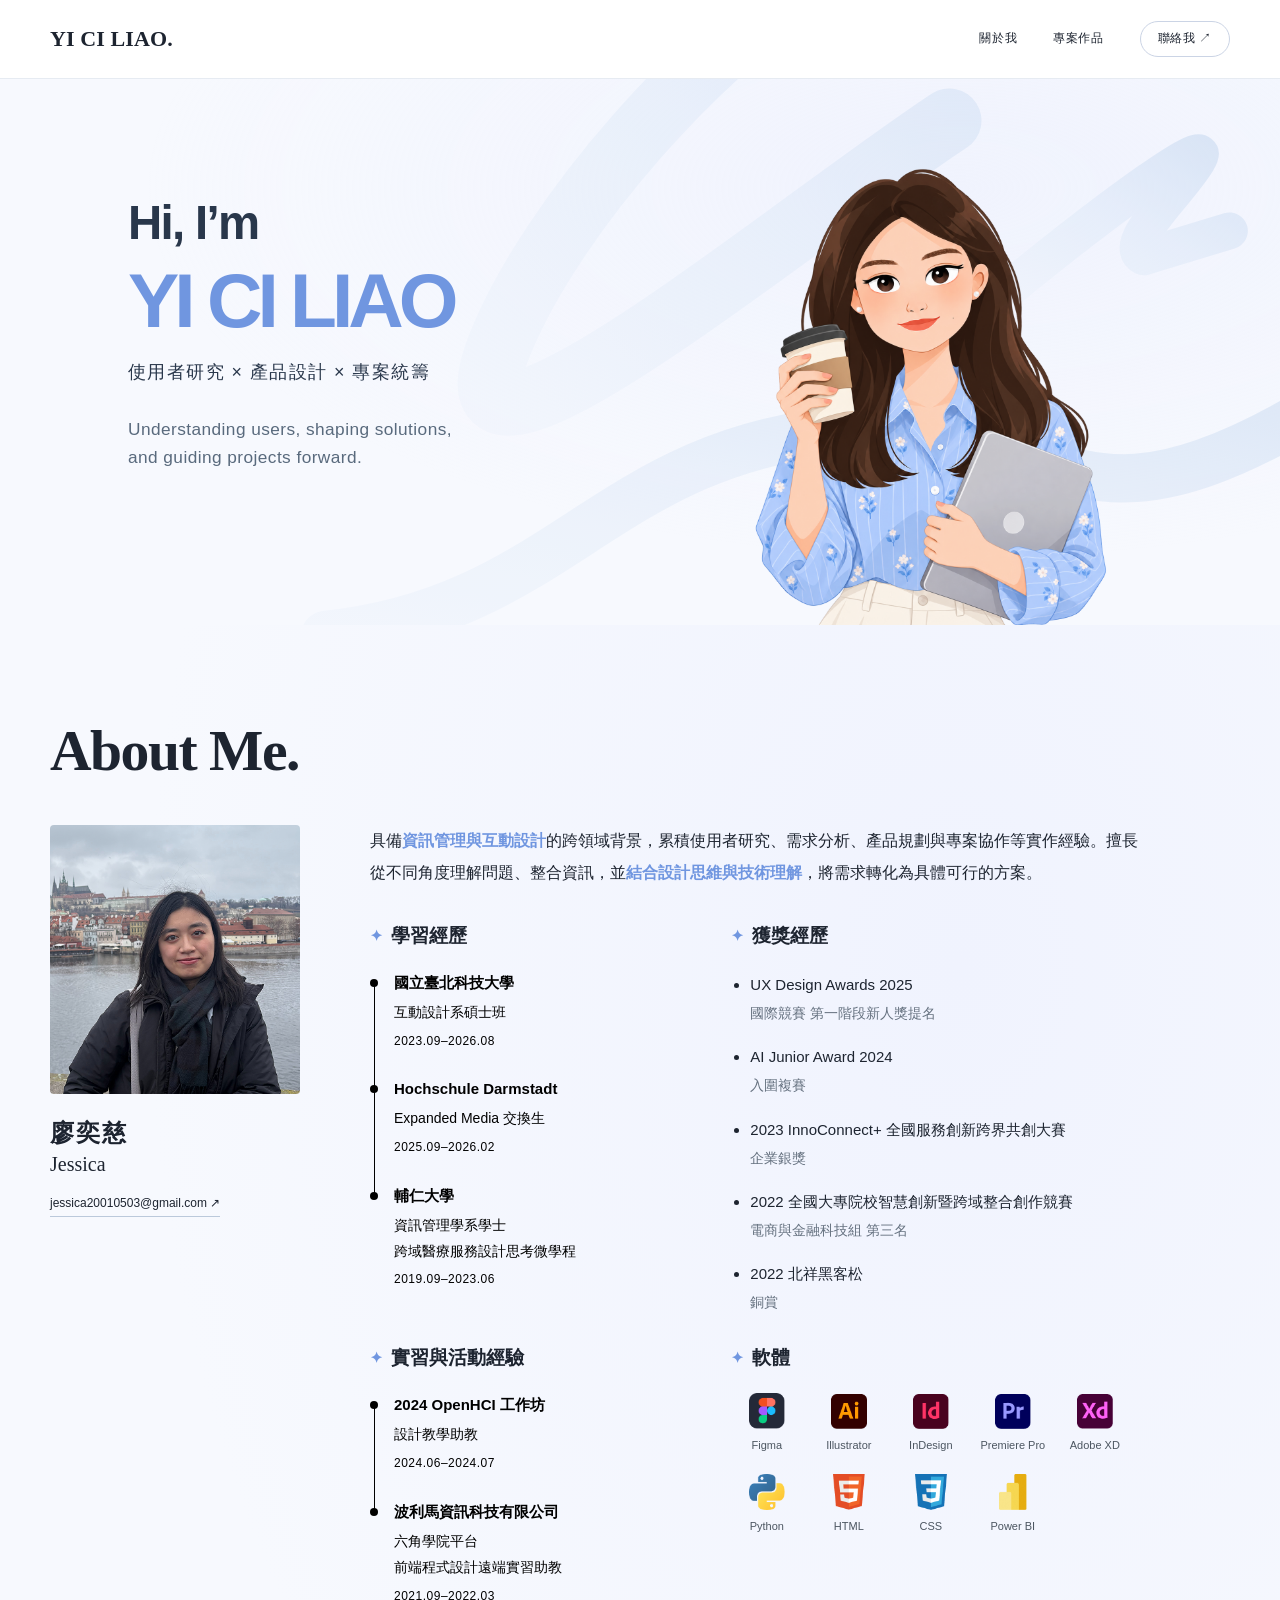
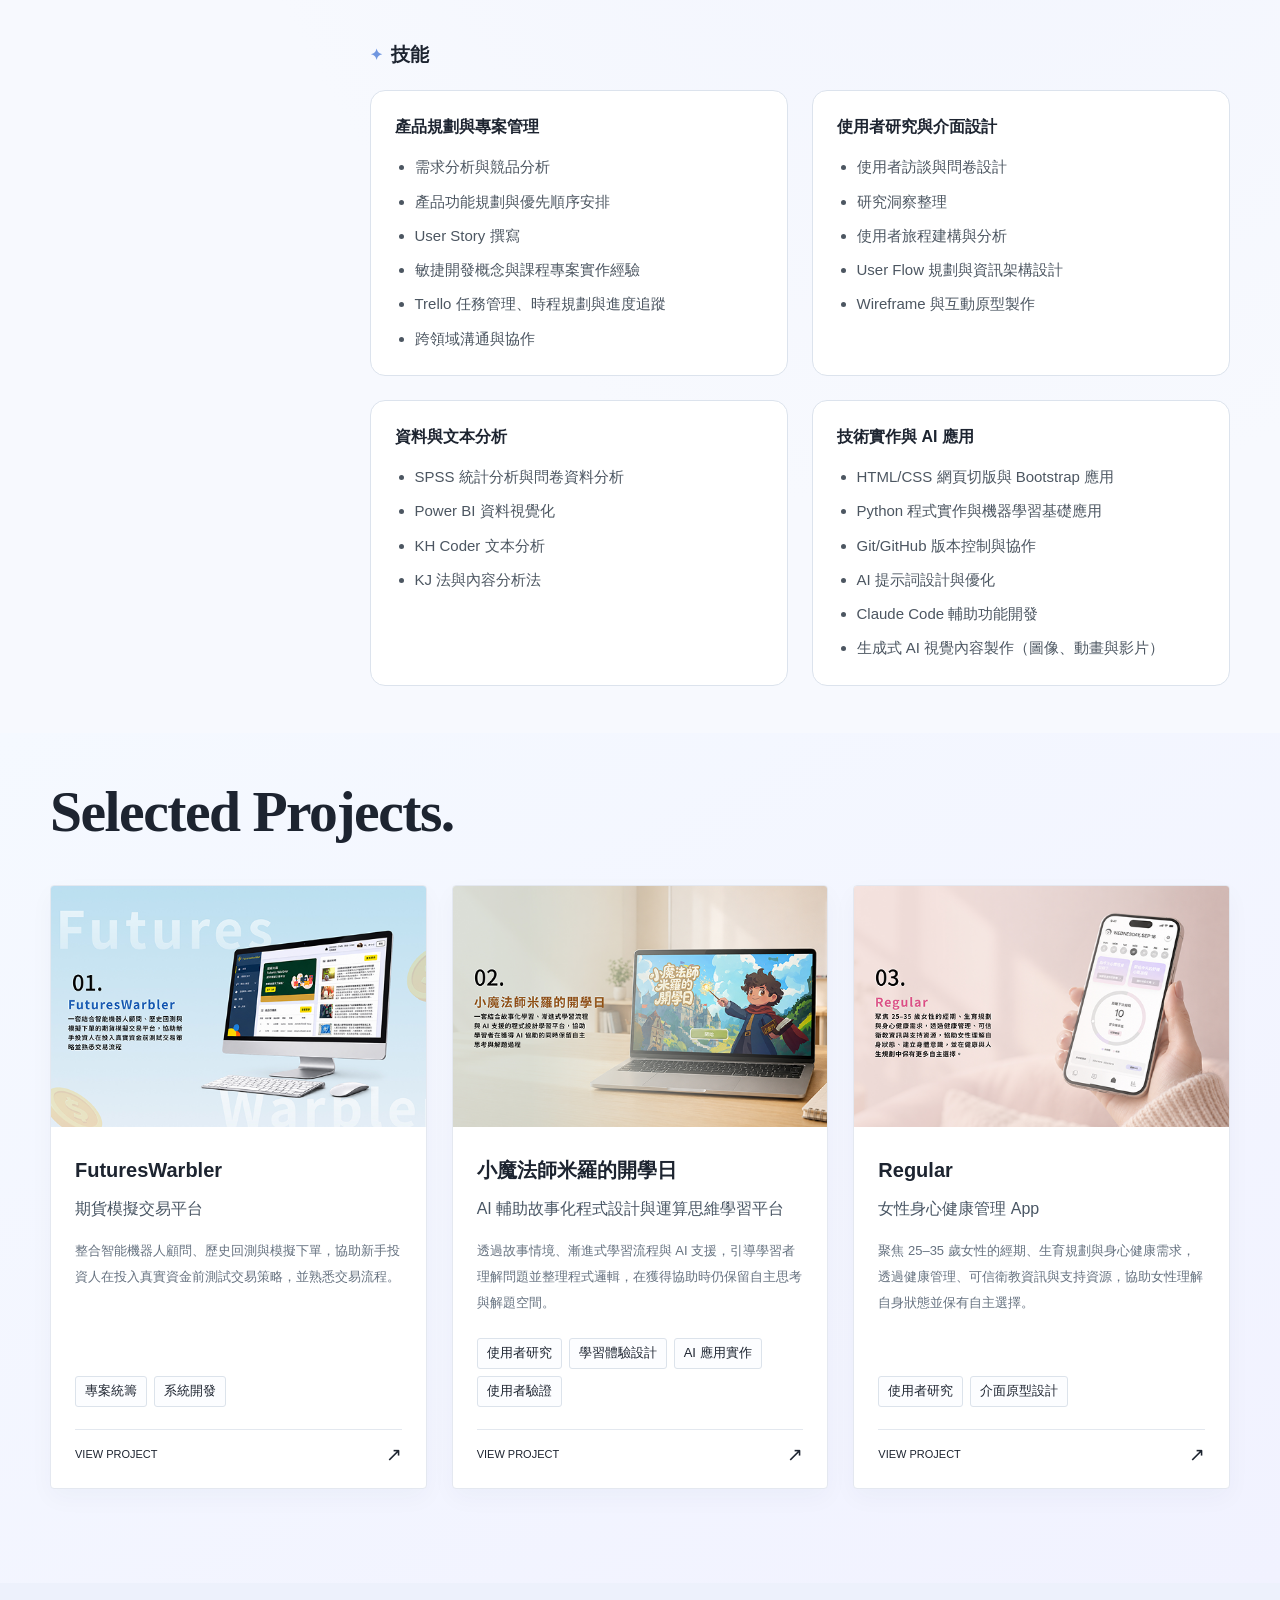
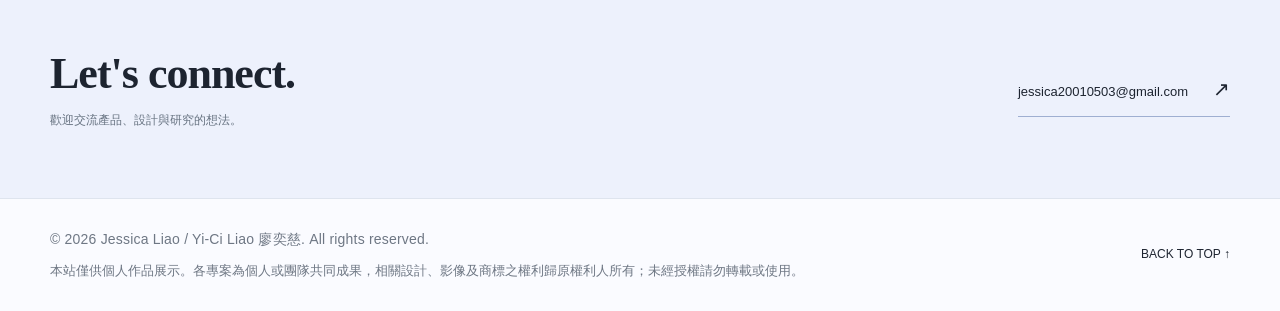
<file: index.html>
<!doctype html><html lang="zh-Hant"><head><meta charset="utf-8"><meta name="viewport" content="width=device-width,initial-scale=1"><meta name="robots" content="noindex,nofollow"><meta name="description" content="廖奕慈 Jessica Liao｜產品規劃、使用者研究與互動設計作品集。"><meta name="theme-color" content="#f7f9fe"><title>個人作品集｜Jessica Liao</title><link rel="icon" href="favicon.svg?v=yc" type="image/svg+xml"><link rel="stylesheet" href="style.css"><script defer src="site.js"></script><link rel="stylesheet" href="case-header.css"></head><body id="top" class=""><a class="skip" href="#main">跳至主要內容</a><header class="site-header"><nav class="nav wrap" aria-label="主要導覽"><a class="brand" href="index.html">YI CI LIAO<span>.</span></a><div class="nav-links"><a href="#about">關於我</a><a href="#work">專案作品</a><a class="nav-mail" href="#contact">聯絡我 ↗</a></div></nav><div class="progress" aria-hidden="true"></div></header><main id="main"><section class="home-banner" aria-labelledby="banner-name">
  <div class="banner-background" aria-hidden="true">
    <svg viewBox="0 0 1672 941" preserveAspectRatio="xMidYMid slice" xmlns="http://www.w3.org/2000/svg" focusable="false">
      <defs><linearGradient id="ribbon-tint" x1="0" y1="1" x2="1" y2="0"><stop stop-color="#edf3fc"/><stop offset=".55" stop-color="#dce8f8"/><stop offset="1" stop-color="#c5d8f0"/></linearGradient></defs>
      <path d="M1115 -52C908 69 719 302 656 453C545 713 1033 304 1240 168" fill="none" stroke="url(#ribbon-tint)" stroke-width="84" stroke-linecap="round" opacity=".64"/>
      <path d="M1314 391C1441 287 1594 173 1564 221C1537 265 1463 330 1494 346L1606 312" fill="none" stroke="url(#ribbon-tint)" stroke-width="48" stroke-linecap="round" stroke-linejoin="round" opacity=".78"/>
      <path d="M425 840C737 807 789 595 1116 571C1384 550 1385 740 1708 550" fill="none" stroke="url(#ribbon-tint)" stroke-width="63" stroke-linecap="round" opacity=".65"/>
    </svg>
  </div>
  <div class="banner-content">
  <div class="banner-copy">
    <p class="banner-greeting">Hi, I’m</p>
    <h1 id="banner-name">YI CI LIAO</h1>
    <p class="banner-role">使用者研究 × 產品設計 × 專案統籌</p>
    <p class="banner-description">Understanding users, shaping solutions,<br class="banner-desktop-break"> and guiding projects forward.</p>
  </div>
  <img class="banner-character" src="assets/banner-character.webp?v=20261019-1522" width="1122" height="1402" alt="奕慈的插畫人物，穿著淺藍色襯衫，手拿咖啡與筆電" fetchpriority="high" decoding="async">
  </div>
</section><section class="chapter about-section" id="about"><div class="wrap"><div class="title-row"><div><h2 class="section-heading">About Me</h2></div></div><div class="about-layout"><div class="portrait-wrap"><img src="assets/jessica-portrait.png" width="389" height="419" alt="廖奕慈 Jessica Liao 個人照片" class="" loading="lazy" decoding="async"><div class="portrait-meta"><h3>廖奕慈</h3><p class="english-name">Jessica</p><a class="email" href="mailto:jessica20010503@gmail.com">jessica20010503@gmail.com ↗</a></div></div><div><p class="about-bio">具備<strong>資訊管理與互動設計</strong>的跨領域背景，累積使用者研究、需求分析、產品規劃與專案協作等實作經驗。擅長從不同角度理解問題、整合資訊，並<strong>結合設計思維與技術理解</strong>，將需求轉化為具體可行的方案。</p><div class="about-details"><section class="detail"><h3 class="detail-title">學習經歷</h3><div class="timeline"><div class="timeline-item"><h4>國立臺北科技大學</h4><p>互動設計系碩士班</p><small>2023.09–2026.08</small></div><div class="timeline-item"><h4>Hochschule Darmstadt</h4><p>Expanded Media 交換生</p><small>2025.09–2026.02</small></div><div class="timeline-item"><h4>輔仁大學</h4><p>資訊管理學系學士<br>跨域醫療服務設計思考微學程</p><small>2019.09–2023.06</small></div></div></section><section class="detail"><h3 class="detail-title">獲獎經歷</h3><ul class="award-list"><li>UX Design Awards 2025<span>國際競賽 第一階段新人獎提名</span></li><li>AI Junior Award 2024<span>入圍複賽</span></li><li>2023 InnoConnect+ 全國服務創新跨界共創大賽<span>企業銀獎</span></li><li>2022 全國大專院校智慧創新暨跨域整合創作競賽<span>電商與金融科技組 第三名</span></li><li>2022 北祥黑客松<span>銅賞</span></li></ul></section><section class="detail"><h3 class="detail-title">實習與活動經驗</h3><div class="timeline"><div class="timeline-item"><h4>2024 OpenHCI 工作坊</h4><p>設計教學助教</p><small>2024.06–2024.07</small></div><div class="timeline-item"><h4>波利馬資訊科技有限公司</h4><p>六角學院平台<br>前端程式設計遠端實習助教</p><small>2021.09–2022.03</small></div></div></section><section class="detail"><h3 class="detail-title">軟體</h3><ul class="software-logos" aria-label="熟悉的軟體與開發工具"><li title="Figma"><img src="assets/software/figma.png" width="56" height="56" alt="" loading="lazy" decoding="async"><span>Figma</span></li><li title="Adobe Illustrator"><img src="assets/software/illustrator.png" width="56" height="55" alt="" loading="lazy" decoding="async"><span>Illustrator</span></li><li title="Adobe InDesign"><img src="assets/software/indesign.png" width="57" height="55" alt="" loading="lazy" decoding="async"><span>InDesign</span></li><li title="Adobe Premiere Pro"><img src="assets/software/premiere.png" width="57" height="55" alt="" loading="lazy" decoding="async"><span>Premiere Pro</span></li><li title="Adobe XD"><img src="assets/software/xd.png" width="56" height="55" alt="" loading="lazy" decoding="async"><span>Adobe XD</span></li><li title="Python"><img src="assets/software/python.png" width="58" height="57" alt="" loading="lazy" decoding="async"><span>Python</span></li><li title="HTML"><img src="assets/software/html.png" width="52" height="59" alt="" loading="lazy" decoding="async"><span>HTML</span></li><li title="CSS"><img src="assets/software/css.png" width="52" height="59" alt="" loading="lazy" decoding="async"><span>CSS</span></li><li title="Power BI"><img src="assets/software/power-bi.png" width="45" height="59" alt="" loading="lazy" decoding="async"><span>Power BI</span></li></ul></section>
<section class="detail skills-detail" aria-labelledby="skills-heading">
<h3 class="detail-title" id="skills-heading">技能</h3>
<div class="skills-grid">
<section class="skill-group" aria-labelledby="skill-group-1">
<h4 id="skill-group-1">產品規劃與專案管理</h4>
<ul><li>需求分析與競品分析</li><li>產品功能規劃與優先順序安排</li><li>User Story 撰寫</li><li>敏捷開發概念與課程專案實作經驗</li><li>Trello 任務管理、時程規劃與進度追蹤</li><li>跨領域溝通與協作</li></ul>
</section>
<section class="skill-group" aria-labelledby="skill-group-2">
<h4 id="skill-group-2">使用者研究與介面設計</h4>
<ul><li>使用者訪談與問卷設計</li><li>研究洞察整理</li><li>使用者旅程建構與分析</li><li>User Flow 規劃與資訊架構設計</li><li>Wireframe 與互動原型製作</li></ul>
</section>
<section class="skill-group" aria-labelledby="skill-group-3">
<h4 id="skill-group-3">資料與文本分析</h4>
<ul><li>SPSS 統計分析與問卷資料分析</li><li>Power BI 資料視覺化</li><li>KH Coder 文本分析</li><li>KJ 法與內容分析法</li></ul>
</section>
<section class="skill-group" aria-labelledby="skill-group-4">
<h4 id="skill-group-4">技術實作與 AI 應用</h4>
<ul><li>HTML/CSS 網頁切版與 Bootstrap 應用</li><li>Python 程式實作與機器學習基礎應用</li><li>Git/GitHub 版本控制與協作</li><li>AI 提示詞設計與優化</li><li>Claude Code 輔助功能開發</li><li>生成式 AI 視覺內容製作（圖像、動畫與影片）</li></ul>
</section>
</div>
</section>
</div></div></div></div></section><section class="chapter works-section" id="work"><div class="wrap"><div class="title-row"><div><h2 class="section-heading">Selected Projects</h2></div></div><div class="project-grid"><a class="work-card futures" href="project-futures.html" aria-label="閱讀 FuturesWarbler 專案"><div class="work-card-image"><img src="assets/futures-card-cover.png" width="544" height="350" alt="FuturesWarbler 期貨模擬交易平台封面" class="" loading="lazy" decoding="async"></div><div class="work-card-info"><h3>FuturesWarbler</h3><div class="project-sub">期貨模擬交易平台</div><p>整合智能機器人顧問、歷史回測與模擬下單，協助新手投資人在投入真實資金前測試交易策略，並熟悉交易流程。</p><div class="card-tags"><span class="tag">專案統籌</span><span class="tag">系統開發</span></div><div class="card-link">VIEW PROJECT<span aria-hidden="true">↗</span></div></div></a><a class="work-card milo" href="project-ai.html" aria-label="閱讀 小魔法師米羅的開學日 專案"><div class="work-card-image"><img src="assets/milo-card-cover.png" width="544" height="350" alt="小魔法師米羅的開學日 專案封面" class="" loading="lazy" decoding="async"></div><div class="work-card-info"><h3>小魔法師米羅的開學日</h3><div class="project-sub">AI 輔助故事化程式設計與運算思維學習平台</div><p>透過故事情境、漸進式學習流程與 AI 支援，引導學習者理解問題並整理程式邏輯，在獲得協助時仍保留自主思考與解題空間。</p><div class="card-tags"><span class="tag">使用者研究</span><span class="tag">學習體驗設計</span><span class="tag">AI 應用實作</span><span class="tag">使用者驗證</span></div><div class="card-link">VIEW PROJECT<span aria-hidden="true">↗</span></div></div></a><a class="work-card regular" href="project-regular.html" aria-label="閱讀 Regular 專案"><div class="work-card-image"><img src="assets/regular-card-cover.png" width="544" height="350" alt="Regular 女性身心健康管理 App 專案封面" class="" loading="lazy" decoding="async"></div><div class="work-card-info"><h3>Regular</h3><div class="project-sub">女性身心健康管理 App</div><p>聚焦 25–35 歲女性的經期、生育規劃與身心健康需求，透過健康管理、可信衛教資訊與支持資源，協助女性理解自身狀態並保有自主選擇。</p><div class="card-tags"><span class="tag">使用者研究</span><span class="tag">介面原型設計</span></div><div class="card-link">VIEW PROJECT<span aria-hidden="true">↗</span></div></div></a></div></div></section><section class="contact-section" id="contact"><div class="wrap contact-inner"><div><h2>Let's connect.</h2><p>歡迎交流產品、設計與研究的想法。</p></div><a class="contact-link" href="mailto:jessica20010503@gmail.com">jessica20010503@gmail.com<span aria-hidden="true">↗</span></a></div></section></main><footer class="site-footer"><div class="wrap footer-inner"><div><p>© <span data-year>2026</span> Jessica Liao / Yi-Ci Liao 廖奕慈. All rights reserved.</p><p>本站僅供個人作品展示。各專案為個人或團隊共同成果，相關設計、影像及商標之權利歸原權利人所有；未經授權請勿轉載或使用。</p></div><a href="#top">BACK TO TOP ↑</a></div></footer><dialog class="image-dialog" aria-label="作品圖片放大檢視"><div class="dialog-toolbar"><p>PROJECT DETAILS / 圖片檢視</p><button type="button" data-zoom aria-pressed="false">原尺寸</button><button type="button" data-close aria-label="關閉放大圖片">關閉 ×</button></div><div class="dialog-viewer"><img alt=""></div><p class="dialog-caption"></p></dialog></body></html>
</file>
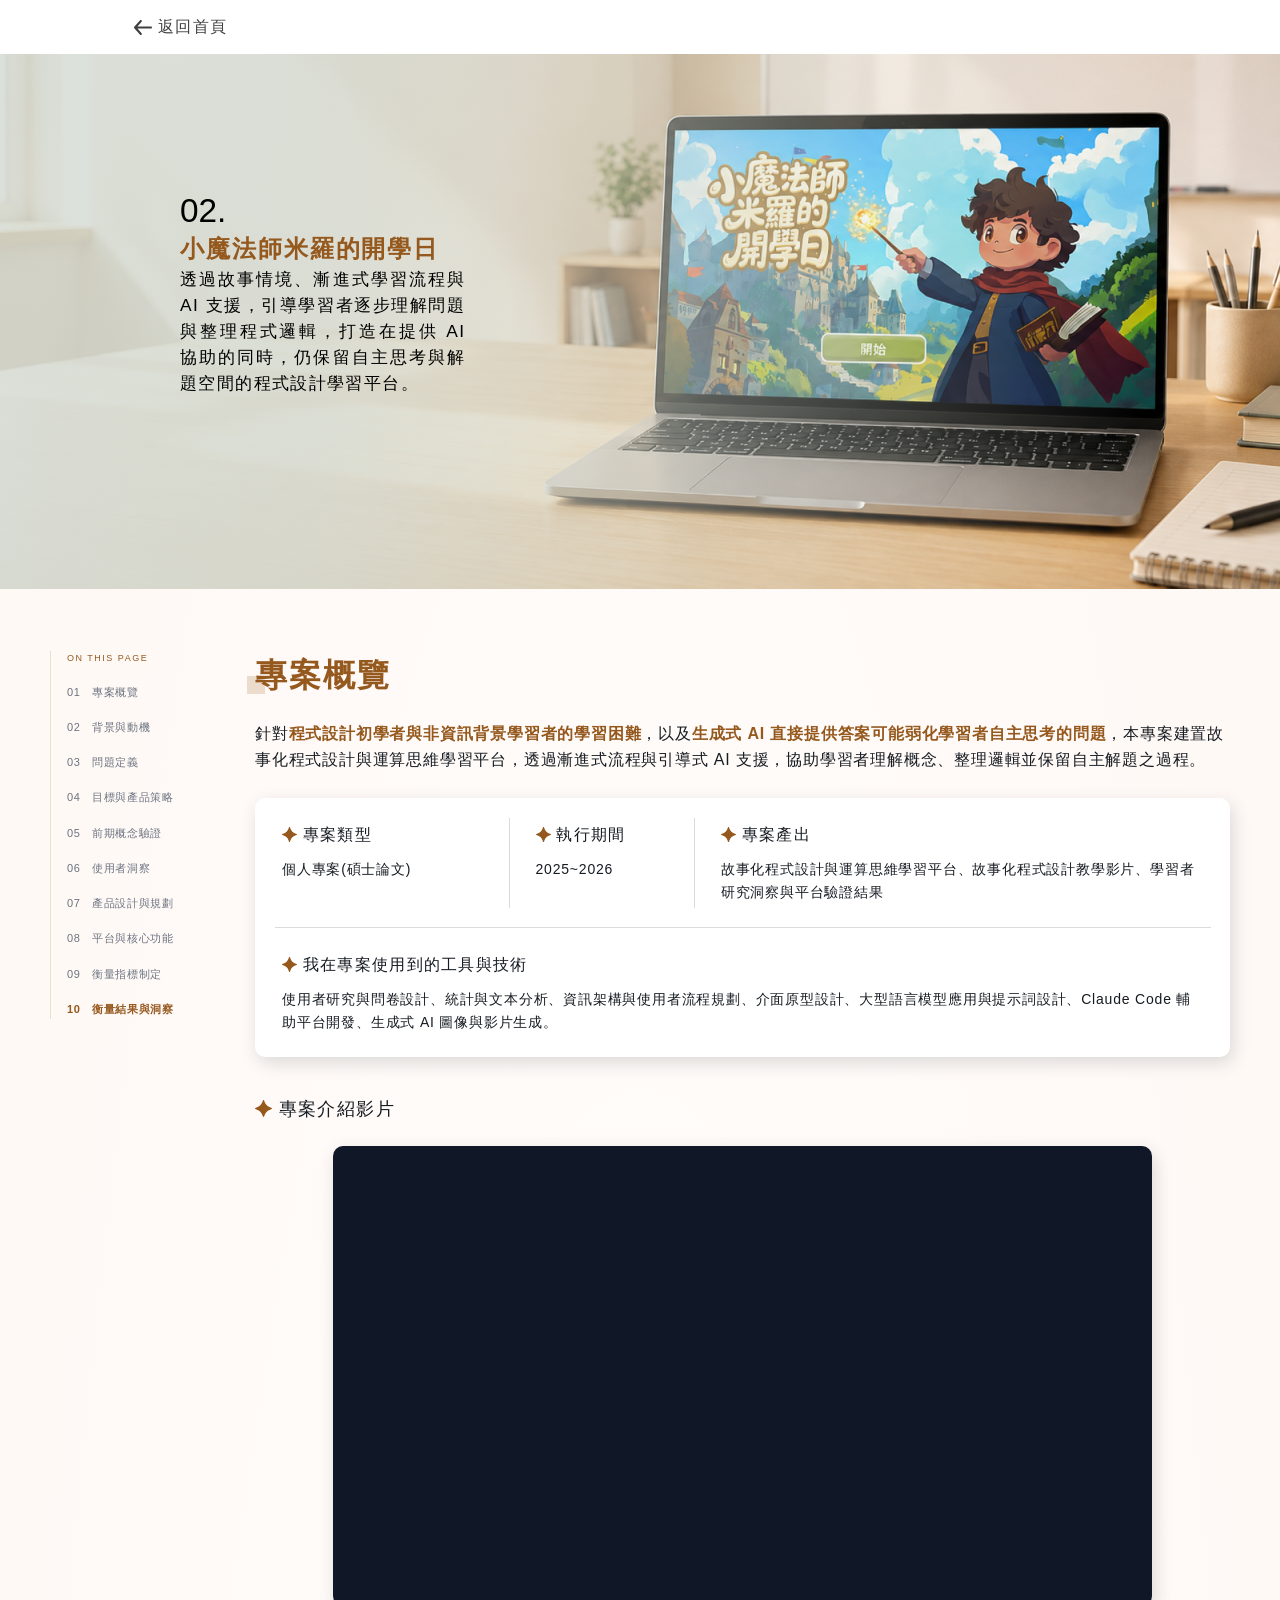
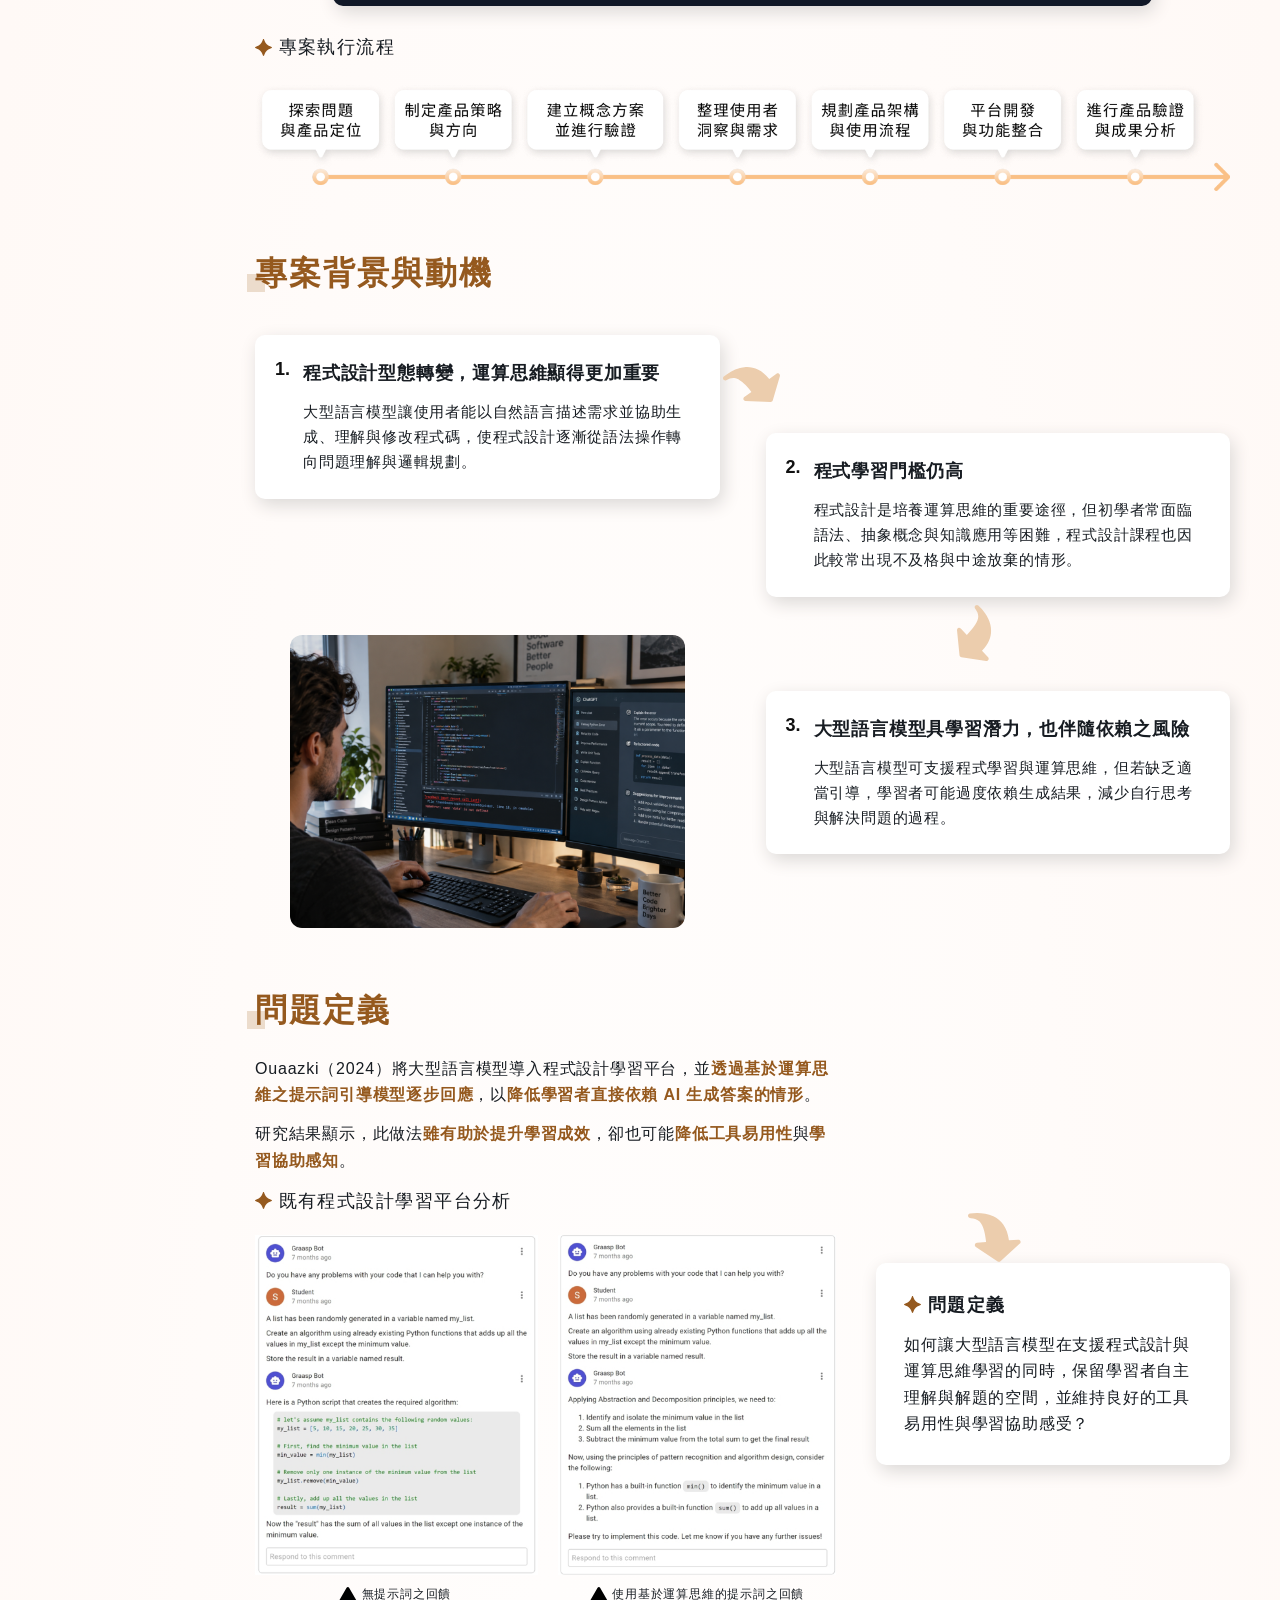
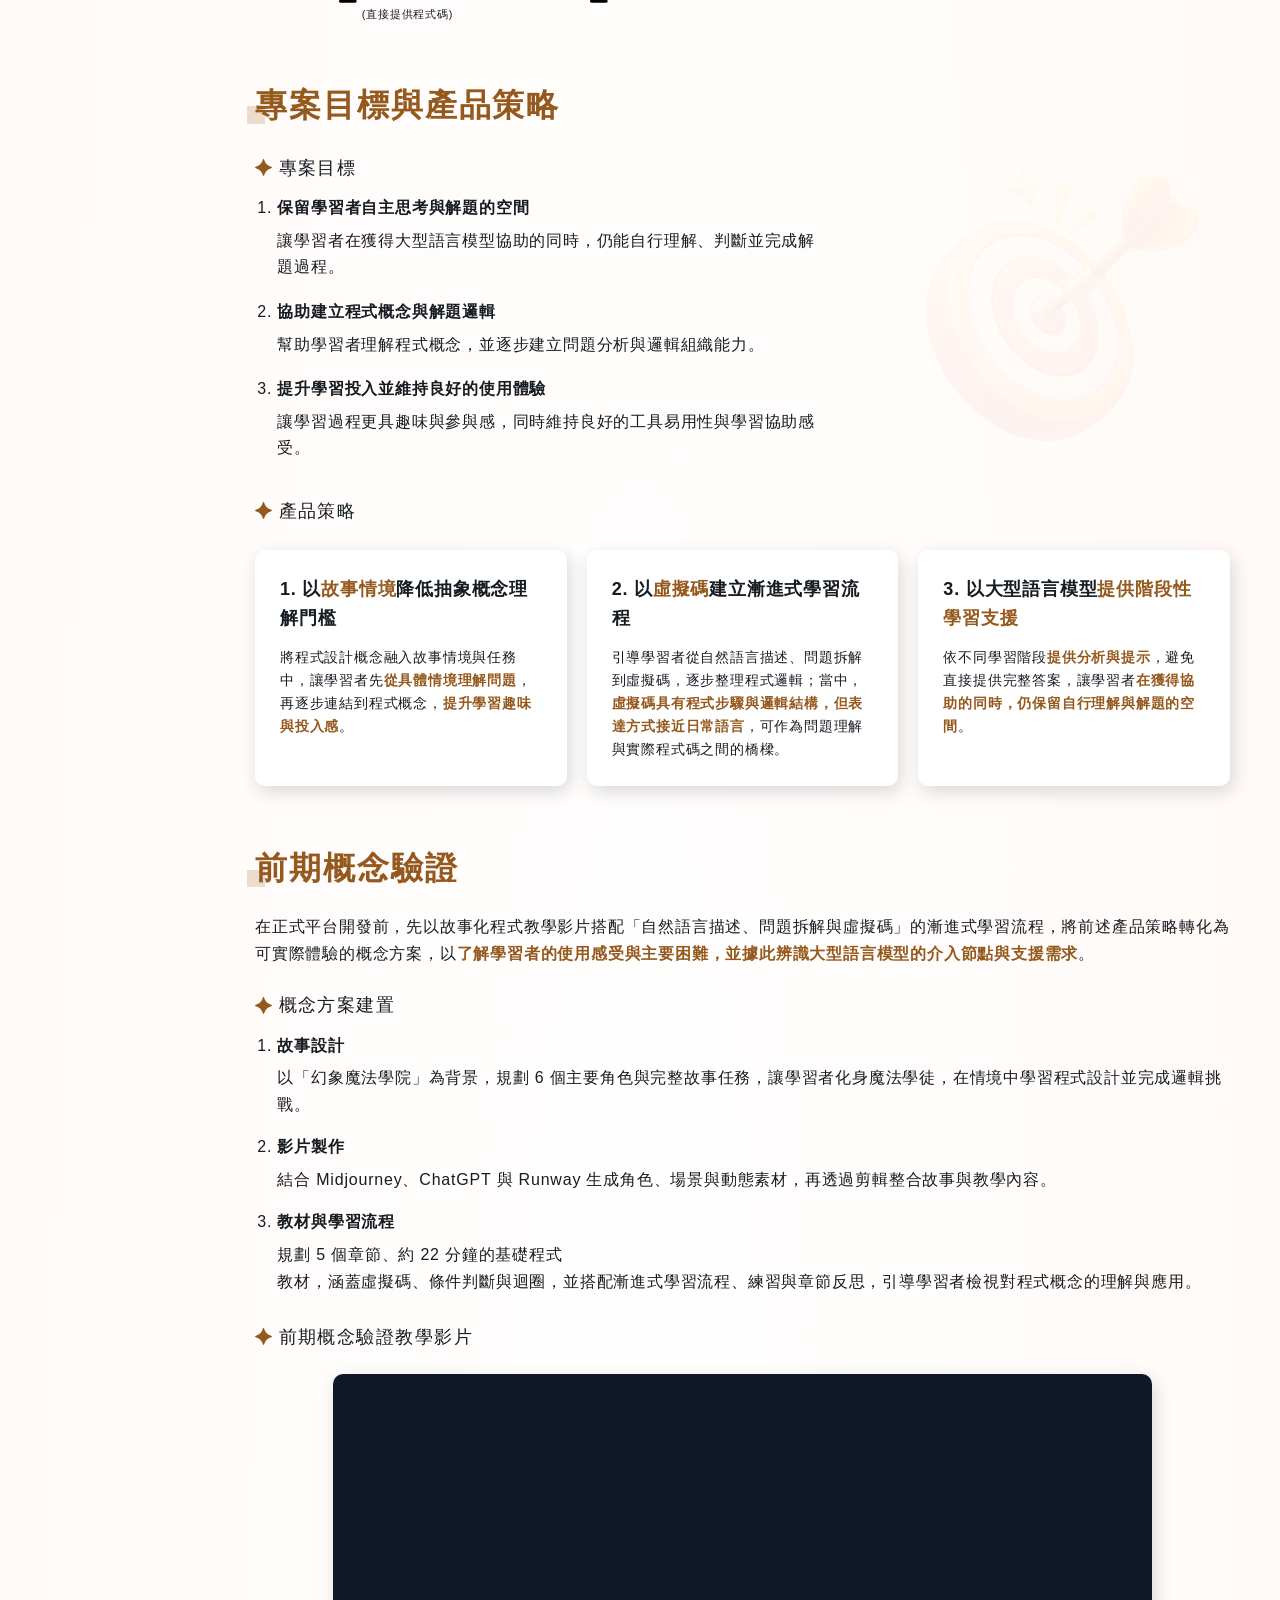
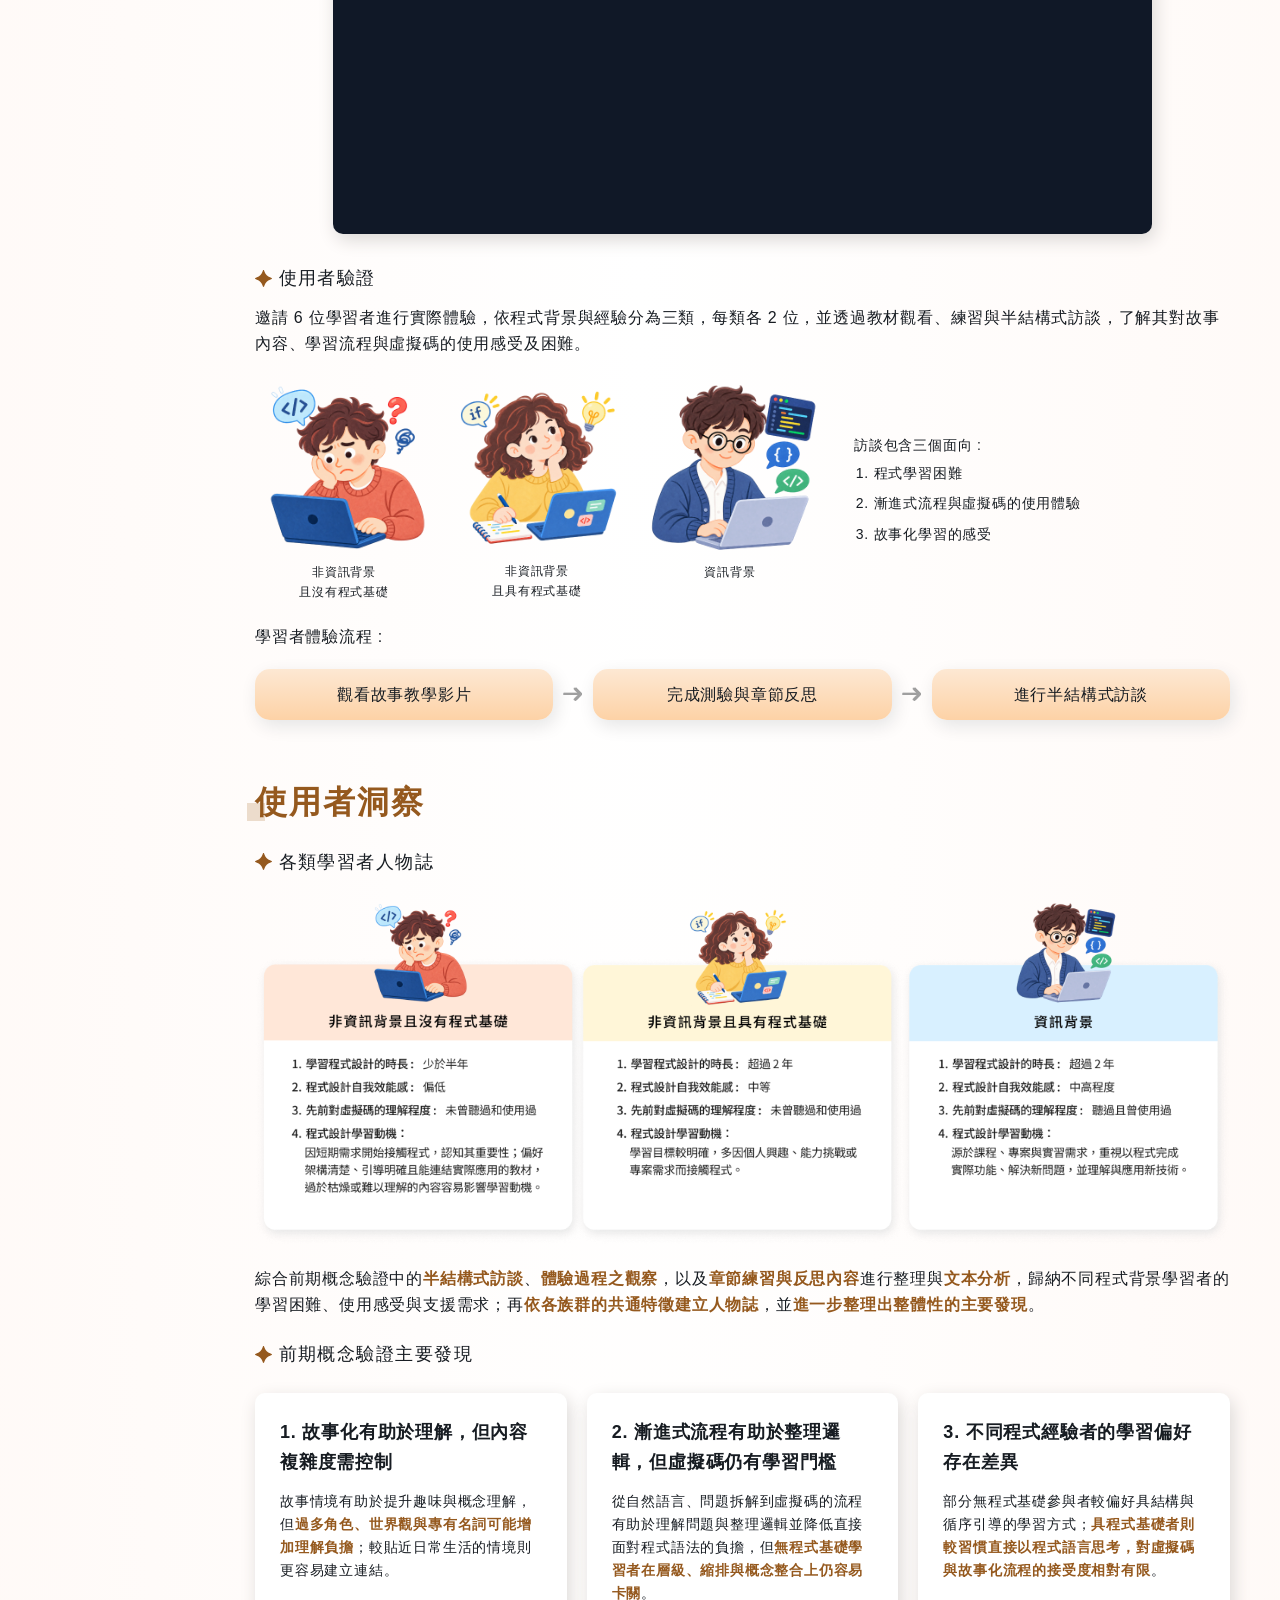
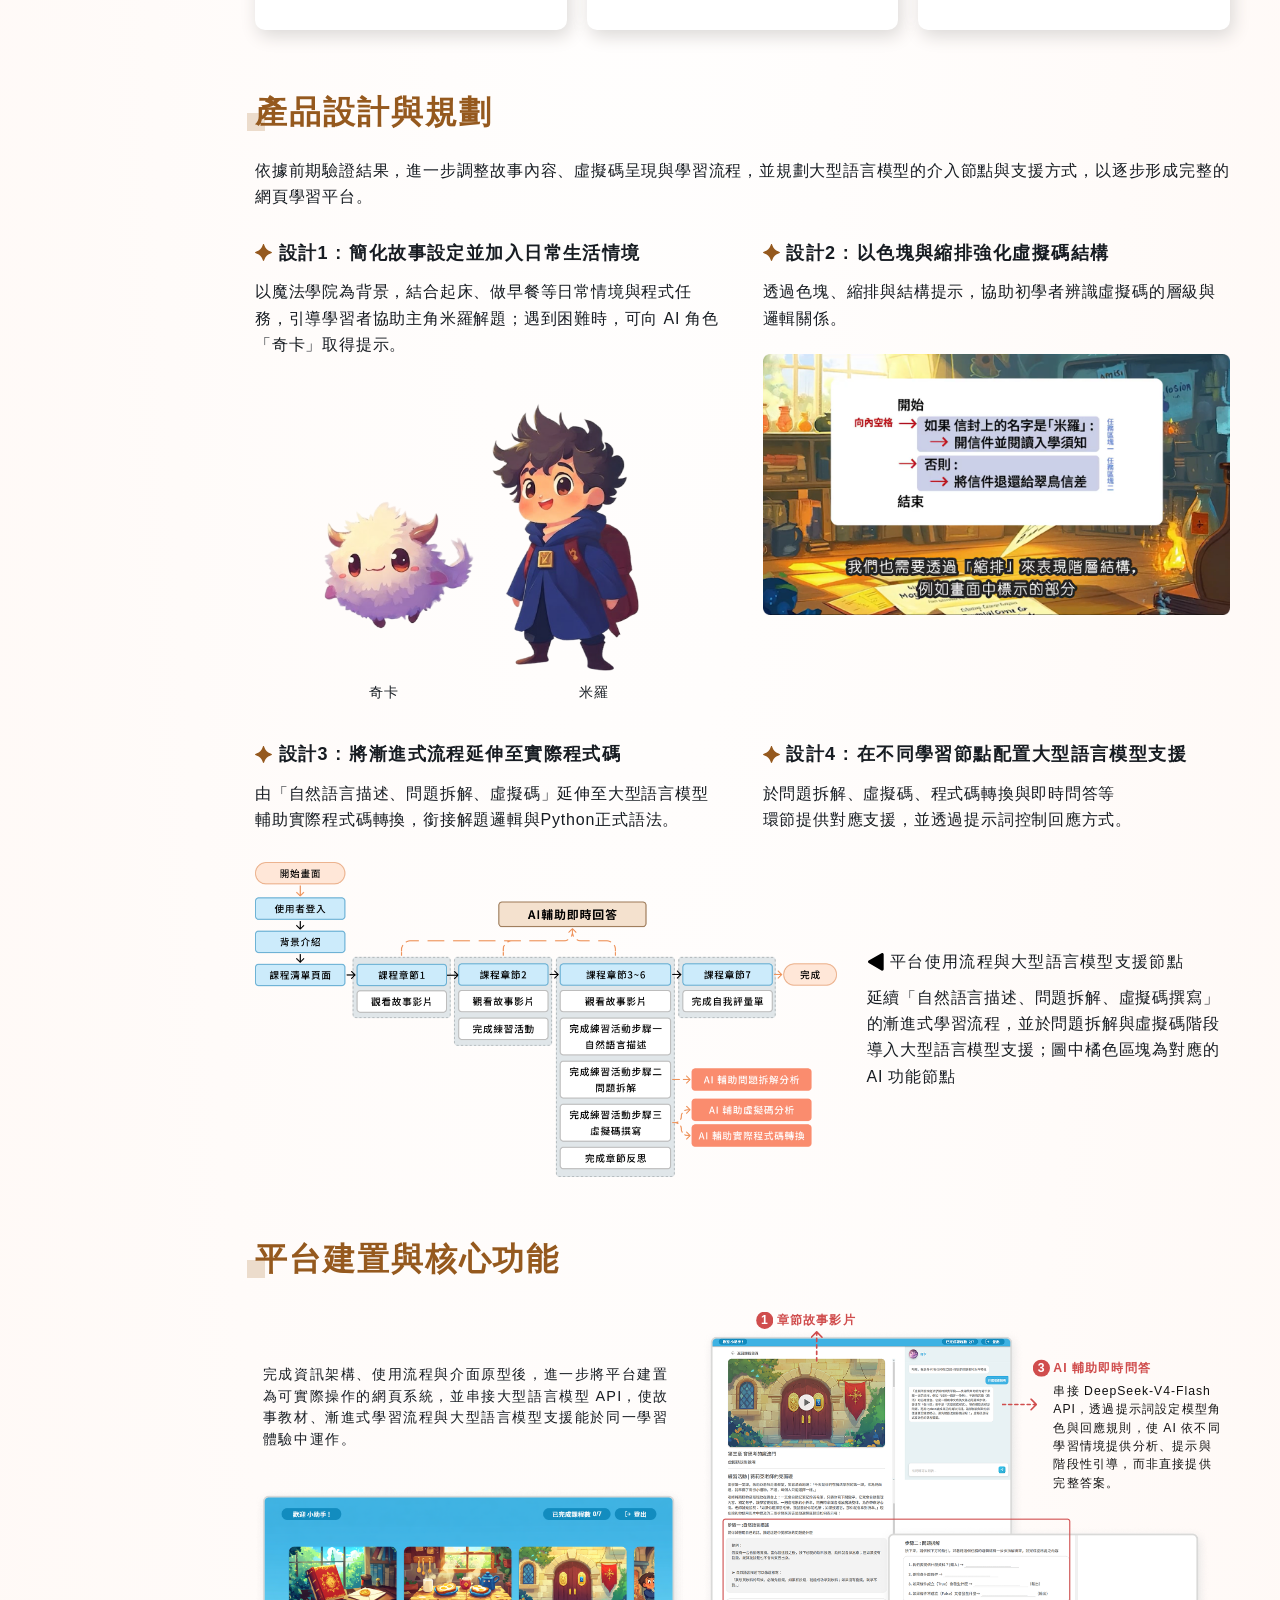
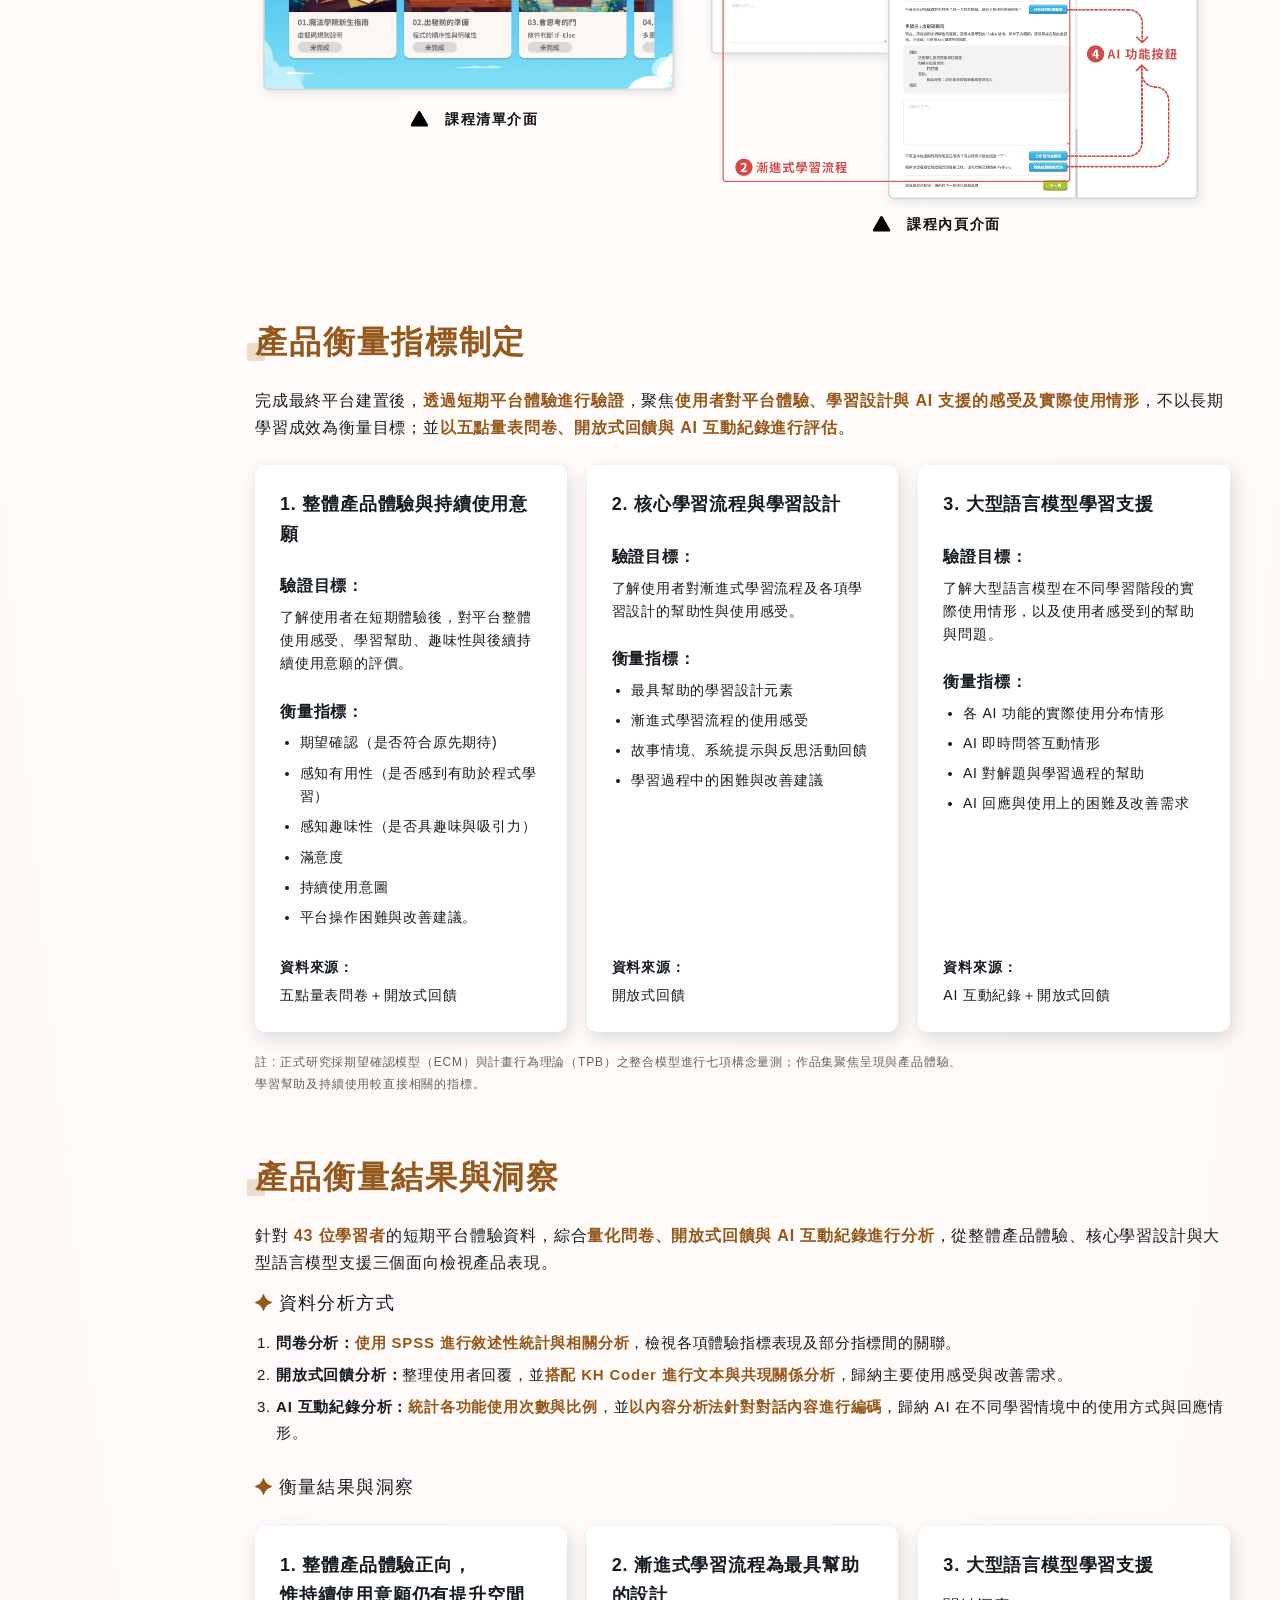
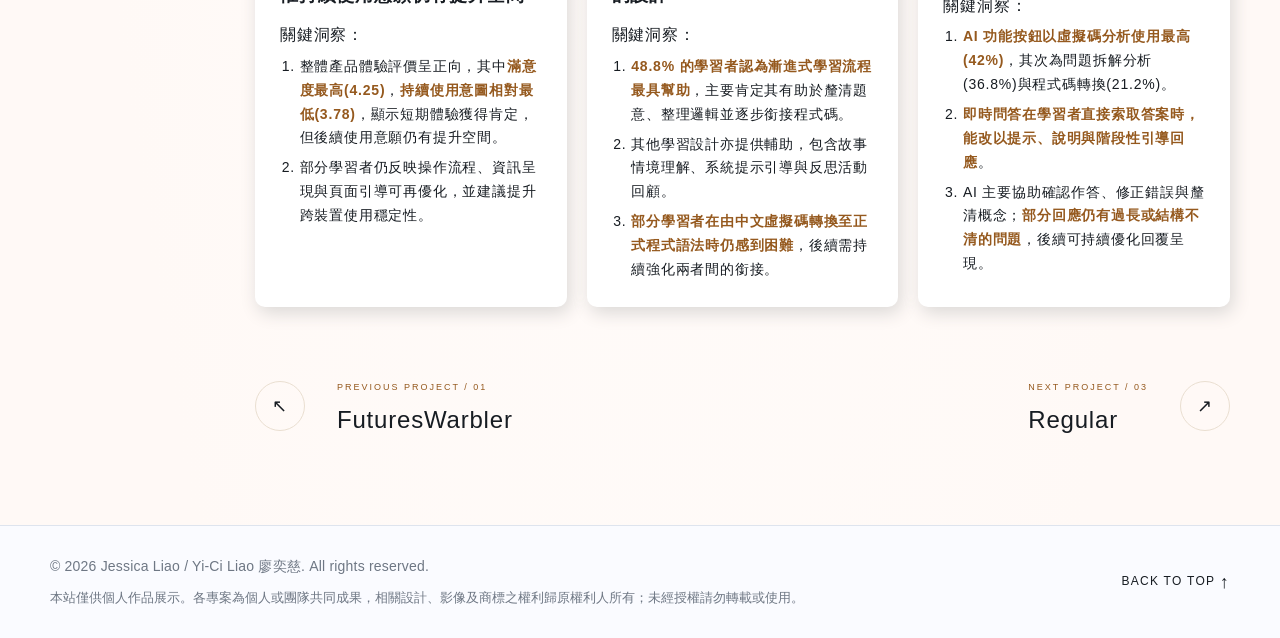
<file: project-ai.html>
<!doctype html><html lang="zh-Hant"><head><meta charset="utf-8"><meta name="viewport" content="width=device-width,initial-scale=1"><meta name="robots" content="noindex,nofollow"><meta name="description" content="透過故事情境、漸進式學習流程與 AI 支援，打造保留自主思考與解題空間的程式設計學習平台。"><meta name="theme-color" content="#fff9f6"><title>小魔法師米羅的開學日｜Jessica Liao</title><link rel="icon" href="favicon.svg?v=yc" type="image/svg+xml"><link rel="preload" as="image" href="assets/case-banners/milo-laptop.png"><link rel="stylesheet" href="style.css"><link rel="stylesheet" href="futures.css"><link rel="stylesheet" href="milo.css"><script defer src="site.js"></script><script defer src="futures.js"></script><link rel="stylesheet" href="case-header.css"><link rel="stylesheet" href="case-banners.css"></head><body id="top" class="case-page milo fw-page mc-page"><a class="skip" href="#main">跳至主要內容</a><header class="case-header"><nav class="case-header-inner" aria-label="專案導覽"><a href="index.html#work"><span class="fw-icon case-back-icon" data-vector-fit="contain" aria-hidden="true"><img src="assets/futures-figma/imgVector2.svg" width="24" height="20" alt=""></span><span>返回首頁</span></a></nav><div class="progress" aria-hidden="true"></div></header><main id="main"><section class="case-cover milo fw-cover case-banner case-banner-milo" aria-labelledby="mc-project-name" data-design-node="3500:746"><div class="case-banner-canvas"><div class="case-banner-art" aria-hidden="true"><img class="case-banner-photo" data-design-node="3500:748" src="assets/case-banners/milo-laptop.png" width="1920" height="883" alt="" decoding="async"><div class="case-banner-gradient" data-design-node="3500:749"></div></div><div class="fw-cover-copy"><span class="case-banner-number" data-design-node="3500:794">02.</span><h1 id="mc-project-name" data-design-node="3500:750">小魔法師米羅的開學日</h1><p data-design-node="3500:751">透過故事情境、漸進式學習流程與 AI 支援，引導學習者逐步理解問題與整理程式邏輯，打造在提供 AI 協助的同時，仍保留自主思考與解題空間的程式設計學習平台。</p></div></div></section><div class="wrap case-layout fw-layout"><nav class="case-aside" aria-label="專案章節導覽"><small>ON THIS PAGE</small><a href="#overview">01　專案概覽</a><a href="#background">02　背景與動機</a><a href="#problem">03　問題定義</a><a href="#strategy">04　目標與產品策略</a><a href="#pilot">05　前期概念驗證</a><a href="#insights">06　使用者洞察</a><a href="#design">07　產品設計與規劃</a><a href="#platform">08　平台與核心功能</a><a href="#metrics">09　衡量指標制定</a><a href="#results">10　衡量結果與洞察</a></nav><div class="fw-content"><section class="fw-section case-section" id="overview"><h2 class="fw-heading" data-design-node="3416:3811">專案概覽</h2><p data-design-node="3416:3812" class="">針對<strong>程式設計初學者與非資訊背景學習者的學習困難</strong>，以及<strong>生成式 AI 直接提供答案可能弱化學習者自主思考的問題</strong>，本專案建置故事化程式設計與運算思維學習平台，透過漸進式流程與引導式 AI 支援，協助學習者理解概念、整理邏輯並保留自主解題之過程。</p><div class="fw-info mc-info"><div class="fw-info-top"><article><h3 class="fw-subheading"><span class="fw-icon" data-vector-fit="contain" aria-hidden="true"><img src="assets/milo-figma/info-icon.svg" width="26" height="26" alt="" class="" loading="lazy" decoding="async"></span>專案類型</h3><p data-design-node="3416:3831" class="">個人專案(碩士論文)</p></article><article><h3 class="fw-subheading"><span class="fw-icon" data-vector-fit="contain" aria-hidden="true"><img src="assets/milo-figma/info-icon.svg" width="26" height="26" alt="" class="" loading="lazy" decoding="async"></span>執行期間</h3><p data-design-node="3416:3822" class="">2025~2026</p></article><article><h3 class="fw-subheading"><span class="fw-icon" data-vector-fit="contain" aria-hidden="true"><img src="assets/milo-figma/info-icon.svg" width="26" height="26" alt="" class="" loading="lazy" decoding="async"></span>專案產出</h3><p data-design-node="3416:3827" class="">故事化程式設計與運算思維學習平台、故事化程式設計教學影片、學習者研究洞察與平台驗證結果</p></article><span class="fw-rule mc-info-v1" data-vector-fit="stretch" aria-hidden="true"><img src="assets/milo-figma/info-divider-one.svg" width="1" height="130" alt="" class="" loading="lazy" decoding="async"></span><span class="fw-rule mc-info-v2" data-vector-fit="stretch" aria-hidden="true"><img src="assets/milo-figma/info-divider-two.svg" width="1" height="130" alt="" class="" loading="lazy" decoding="async"></span></div><span class="fw-rule fw-info-h" data-vector-fit="stretch" aria-hidden="true"><img src="assets/milo-figma/info-divider-horizontal.svg" width="1553" height="1" alt="" class="" loading="lazy" decoding="async"></span><div class="mc-info-tools"><article><h3 class="fw-subheading"><span class="fw-icon" data-vector-fit="contain" aria-hidden="true"><img src="assets/milo-figma/info-icon.svg" width="26" height="26" alt="" class="" loading="lazy" decoding="async"></span>我在專案使用到的工具與技術</h3><p data-design-node="3416:3838" class="">使用者研究與問卷設計、統計與文本分析、資訊架構與使用者流程規劃、介面原型設計、大型語言模型應用與提示詞設計、Claude Code 輔助平台開發、生成式 AI 圖像與影片生成。</p></article></div></div><div class="fw-video" id="project-video" role="group" aria-labelledby="mc-video-title"><h3 class="fw-subheading" id="mc-video-title"><span class="fw-icon" data-vector-fit="contain" aria-hidden="true"><img src="assets/milo-figma/subheading.svg" width="26" height="26" alt="" class="" loading="lazy" decoding="async"></span>專案介紹影片</h3><div class="fw-video-player"><iframe width="960" height="540" src="https://www.youtube.com/embed/kuy1HU85ksU?rel=0&amp;playsinline=1" title="小魔法師米羅的開學日：平台介紹影片" loading="lazy" allow="accelerometer; autoplay; clipboard-write; encrypted-media; gyroscope; picture-in-picture; web-share" referrerpolicy="strict-origin-when-cross-origin" allowfullscreen></iframe></div></div><h3 class="fw-subheading"><span class="fw-icon" data-vector-fit="contain" aria-hidden="true"><img src="assets/milo-figma/subheading.svg" width="26" height="26" alt="" class="" loading="lazy" decoding="async"></span>專案執行流程</h3><figure class="mc-figure mc-process"><img src="assets/milo-figma/process.png" width="1676" height="183" alt="從問題探索到產品驗證的七個專案執行階段" class="" loading="lazy" decoding="async"></figure></section><section class="fw-section case-section" id="background"><h2 class="fw-heading" data-design-node="3416:3842">專案背景與動機</h2><div class="mc-background"><article class="mc-card mc-numbered mc-background-one"><span class="mc-number" aria-hidden="true">1</span><h3>程式設計型態轉變，運算思維顯得更加重要</h3><p data-design-node="3416:3846" class="">大型語言模型讓使用者能以自然語言描述需求並協助生成、理解與修改程式碼，使程式設計逐漸從語法操作轉向問題理解與邏輯規劃。</p></article><span class="mc-background-arrow-one mc-connector-arrow" data-vector-fit="contain" aria-hidden="true"><img src="assets/milo-figma/background-arrow-one.svg" width="67" height="42" alt="" class="" loading="lazy" decoding="async"></span><article class="mc-card mc-numbered mc-background-two"><span class="mc-number" aria-hidden="true">2</span><h3>程式學習門檻仍高</h3><p data-design-node="3416:3851" class="">程式設計是培養運算思維的重要途徑，但初學者常面臨語法、抽象概念與知識應用等困難，程式設計課程也因此較常出現不及格與中途放棄的情形。</p></article><span class="mc-background-arrow-two mc-connector-arrow" data-vector-fit="contain" aria-hidden="true"><img src="assets/milo-figma/background-arrow-two.svg" width="41" height="66" alt="" class="" loading="lazy" decoding="async"></span><figure class="mc-figure mc-background-image"><img src="assets/milo-figma/background-ai.png" width="586" height="435" alt="生成式 AI 輔助程式設計的情境" class="" loading="lazy" decoding="async"></figure><article class="mc-card mc-numbered mc-background-three"><span class="mc-number" aria-hidden="true">3</span><h3>大型語言模型具學習潛力，也伴隨依賴之風險</h3><p data-design-node="3416:3857" class="">大型語言模型可支援程式學習與運算思維，但若缺乏適當引導，學習者可能過度依賴生成結果，減少自行思考與解決問題的過程。</p></article></div></section><section class="fw-section case-section" id="problem"><h2 class="fw-heading" data-design-node="3416:3863">問題定義</h2><div class="mc-problem-grid"><div><p data-design-node="3416:3864" class="">Ouaazki（2024）將大型語言模型導入程式設計學習平台，並<strong>透過基於運算思維之提示詞引導模型逐步回應</strong>，以<strong>降低學習者直接依賴 AI 生成答案的情形</strong>。</p><p data-design-node="3416:3865" class="">研究結果顯示，此做法<strong>雖有助於提升學習成效</strong>，卻也可能<strong>降低工具易用性</strong>與<strong>學習協助感知</strong>。</p><h3 class="fw-subheading"><span class="fw-icon" data-vector-fit="contain" aria-hidden="true"><img src="assets/milo-figma/subheading.svg" width="26" height="26" alt="" class="" loading="lazy" decoding="async"></span>既有程式設計學習平台分析</h3><div class="mc-comparison"><figure class="mc-figure "><img src="assets/milo-figma/reference-direct.png" width="438" height="526" alt="無提示詞之回饋" class="" loading="lazy" decoding="async"><figcaption class="case-caption"><span class="fw-icon case-arrow" data-vector-fit="contain" aria-hidden="true"><img src="assets/milo-figma/caption-arrow.svg" width="37" height="33" alt="" class="" loading="lazy" decoding="async"></span><span class="case-caption-text">無提示詞之回饋<small>(直接提供程式碼)</small></span></figcaption></figure><figure class="mc-figure "><img src="assets/milo-figma/reference-guided.png" width="429" height="525" alt="使用基於運算思維的提示詞之回饋" class="" loading="lazy" decoding="async"><figcaption class="case-caption"><span class="fw-icon case-arrow" data-vector-fit="contain" aria-hidden="true"><img src="assets/milo-figma/caption-arrow.svg" width="37" height="33" alt="" class="" loading="lazy" decoding="async"></span><span class="case-caption-text">使用基於運算思維的提示詞之回饋</span></figcaption></figure></div></div><div class="mc-question-wrap"><span class="mc-problem-arrow mc-connector-arrow" data-vector-fit="contain" aria-hidden="true"><img src="assets/milo-figma/problem-arrow.svg" width="63" height="58" alt="" class="" loading="lazy" decoding="async"></span><article class="mc-card mc-question"><h3 class="fw-subheading"><span class="fw-icon" data-vector-fit="contain" aria-hidden="true"><img src="assets/milo-figma/subheading.svg" width="26" height="26" alt="" class="" loading="lazy" decoding="async"></span>問題定義</h3><p data-design-node="3416:3880" class="">如何讓大型語言模型在支援程式設計與運算思維學習的同時，保留學習者自主理解與解題的空間，並維持良好的工具易用性與學習協助感受？</p></article></div></div></section><section class="fw-section case-section" id="strategy"><h2 class="fw-heading" data-design-node="3416:3889">專案目標與產品策略</h2><div class="mc-strategy-intro"><div><h3 class="fw-subheading"><span class="fw-icon" data-vector-fit="contain" aria-hidden="true"><img src="assets/milo-figma/subheading.svg" width="26" height="26" alt="" class="" loading="lazy" decoding="async"></span>專案目標</h3><ol class="mc-goal-list"><li><h4>保留學習者自主思考與解題的空間</h4><p data-design-node="3416:3898" class="">讓學習者在獲得大型語言模型協助的同時，仍能自行理解、判斷並完成解題過程。</p></li><li><h4>協助建立程式概念與解題邏輯</h4><p data-design-node="3416:3901" class="">幫助學習者理解程式概念，並逐步建立問題分析與邏輯組織能力。</p></li><li><h4>提升學習投入並維持良好的使用體驗</h4><p data-design-node="3416:3904" class="">讓學習過程更具趣味與參與感，同時維持良好的工具易用性與學習協助感受。</p></li></ol></div><figure class="mc-figure mc-strategy-art"><img src="assets/milo-figma/strategy-art.png" width="515" height="515" alt="小魔法師米羅與 AI 學習夥伴" class="" loading="lazy" decoding="async"></figure></div><h3 class="fw-subheading"><span class="fw-icon" data-vector-fit="contain" aria-hidden="true"><img src="assets/milo-figma/subheading.svg" width="26" height="26" alt="" class="" loading="lazy" decoding="async"></span>產品策略</h3><div class="mc-grid-three"><article class="mc-card mc-inline-numbered "><h3>1. 以<strong>故事情境</strong>降低抽象概念理解門檻</h3><p data-design-node="3416:3910" class="">將程式設計概念融入故事情境與任務中，讓學習者先<strong>從具體情境理解問題</strong>，再逐步連結到程式概念，<strong>提升學習趣味與投入感</strong>。</p></article><article class="mc-card mc-inline-numbered "><h3>2. 以<strong>虛擬碼</strong>建立漸進式學習流程</h3><p data-design-node="3416:3917" class="">引導學習者從自然語言描述、問題拆解到虛擬碼，逐步整理程式邏輯；當中，<strong>虛擬碼具有程式步驟與邏輯結構，但表達方式接近日常語言</strong>，可作為問題理解與實際程式碼之間的橋樑。</p></article><article class="mc-card mc-inline-numbered "><h3>3. 以大型語言模型<strong>提供階段性學習支援</strong></h3><p data-design-node="3416:3924" class="">依不同學習階段<strong>提供分析與提示</strong>，避免直接提供完整答案，讓學習者<strong>在獲得協助的同時，仍保留自行理解與解題的空間</strong>。</p></article></div></section><section class="fw-section case-section" id="pilot"><h2 class="fw-heading" data-design-node="3416:3930">前期概念驗證</h2><p data-design-node="3416:3931" class="">在正式平台開發前，先以故事化程式教學影片搭配「自然語言描述、問題拆解與虛擬碼」的漸進式學習流程，將前述產品策略轉化為可實際體驗的概念方案，以<strong>了解學習者的使用感受與主要困難，並據此辨識大型語言模型的介入節點與支援需求</strong>。</p><div class="mc-pilot-concept"><div><h3 class="fw-subheading"><span class="fw-icon" data-vector-fit="contain" aria-hidden="true"><img src="assets/milo-figma/subheading.svg" width="26" height="26" alt="" class="" loading="lazy" decoding="async"></span>概念方案建置</h3><ol class="mc-pilot-copy"><li><h4>故事設計</h4><p data-design-node="3416:3965" class="">以「幻象魔法學院」為背景，規劃 6 個主要角色與完整故事任務，讓學習者化身魔法學徒，在情境中學習程式設計並完成邏輯挑戰。</p></li><li><h4>影片製作</h4><p data-design-node="3416:3968" class="">結合 Midjourney、ChatGPT 與 Runway 生成角色、場景與動態素材，再透過剪輯整合故事與教學內容。</p></li><li><h4>教材與學習流程</h4><p data-design-node="3416:3970" class="">規劃 5 個章節、約 22 分鐘的基礎程式<br>教材，涵蓋虛擬碼、條件判斷與迴圈，並搭配漸進式學習流程、練習與章節反思，引導學習者檢視對程式概念的理解與應用。</p></li></ol></div><div class="mc-pilot-video" role="group" aria-labelledby="mc-pilot-video-title"><h3 class="fw-subheading" id="mc-pilot-video-title"><span class="fw-icon" data-vector-fit="contain" aria-hidden="true"><img src="assets/milo-figma/subheading.svg" width="26" height="26" alt="" class="" loading="lazy" decoding="async"></span>前期概念驗證教學影片</h3><div class="fw-video-player"><iframe width="840" height="473" src="https://www.youtube.com/embed/yC0b0Y78xTw?rel=0&amp;playsinline=1" title="前期概念驗證之完整教學影片：幻象魔法學院" loading="lazy" allow="accelerometer; autoplay; clipboard-write; encrypted-media; gyroscope; picture-in-picture; web-share" referrerpolicy="strict-origin-when-cross-origin" allowfullscreen></iframe></div></div></div><h3 class="fw-subheading"><span class="fw-icon" data-vector-fit="contain" aria-hidden="true"><img src="assets/milo-figma/subheading.svg" width="26" height="26" alt="" class="" loading="lazy" decoding="async"></span>使用者驗證</h3><p data-design-node="3416:3955" class="">邀請 6 位學習者進行實際體驗，依程式背景與經驗分為三類，每類各 2 位，並透過教材觀看、練習與半結構式訪談，了解其對故事內容、學習流程與虛擬碼的使用感受及困難。</p><div class="mc-pilot-validation"><div class="mc-learners"><figure><img src="assets/milo-figma/learner-beginner.png" width="206" height="206" alt="非資訊背景且沒有程式基礎" class="" loading="lazy" decoding="async"><figcaption>非資訊背景<br>且沒有程式基礎</figcaption></figure><figure><img src="assets/milo-figma/learner-intermediate.png" width="207" height="206" alt="非資訊背景且具有程式基礎" class="" loading="lazy" decoding="async"><figcaption>非資訊背景<br>且具有程式基礎</figcaption></figure><figure><img src="assets/milo-figma/learner-programmer.png" width="206" height="206" alt="資訊背景" class="" loading="lazy" decoding="async"><figcaption>資訊背景</figcaption></figure></div><div><h4>訪談包含三個面向 :</h4><ol><li>程式學習困難</li><li>漸進式流程與虛擬碼的使用體驗</li><li>故事化學習的感受</li></ol></div></div><h4 class="mc-flow-label">學習者體驗流程 :</h4><ol class="mc-experience-flow"><li><span class="mc-card mc-experience-step">觀看故事教學影片</span><span class="mc-flow-arrow case-arrow" data-vector-fit="contain" aria-hidden="true"><img src="assets/milo-figma/experience-arrow.svg" width="53" height="37" alt="" class="" loading="lazy" decoding="async"></span></li><li><span class="mc-card mc-experience-step">完成測驗與章節反思</span><span class="mc-flow-arrow case-arrow" data-vector-fit="contain" aria-hidden="true"><img src="assets/milo-figma/experience-arrow.svg" width="53" height="37" alt="" class="" loading="lazy" decoding="async"></span></li><li><span class="mc-card mc-experience-step">進行半結構式訪談</span></li></ol></section><section class="fw-section case-section" id="insights"><h2 class="fw-heading" data-design-node="3416:4023">使用者洞察</h2><h3 class="fw-subheading"><span class="fw-icon" data-vector-fit="contain" aria-hidden="true"><img src="assets/milo-figma/subheading.svg" width="26" height="26" alt="" class="" loading="lazy" decoding="async"></span>各類學習者人物誌</h3><figure class="mc-figure "><img src="assets/milo-figma/pilot-personas.png" width="1286" height="455" alt="依程式經驗與學習背景整理的三類學習者人物誌" class="" loading="lazy" decoding="async"></figure><p data-design-node="3416:4041" class="">綜合前期概念驗證中的<strong>半結構式訪談</strong>、<strong>體驗過程之觀察</strong>，以及<strong>章節練習與反思內容</strong>進行整理與<strong>文本分析</strong>，歸納不同程式背景學習者的學習困難、使用感受與支援需求；再<strong>依各族群的共通特徵建立人物誌</strong>，並<strong>進一步整理出整體性的主要發現</strong>。</p><h3 class="fw-subheading"><span class="fw-icon" data-vector-fit="contain" aria-hidden="true"><img src="assets/milo-figma/subheading.svg" width="26" height="26" alt="" class="" loading="lazy" decoding="async"></span>前期概念驗證主要發現</h3><div class="mc-grid-three"><article class="mc-card mc-inline-numbered "><h3>1. 故事化有助於理解，但內容複雜度需控制</h3><p data-design-node="3416:4029" class="">故事情境有助於提升趣味與概念理解，但<strong>過多角色、世界觀與專有名詞可能增加理解負擔</strong>；較貼近日常生活的情境則更容易建立連結。</p></article><article class="mc-card mc-inline-numbered "><h3>2. 漸進式流程有助於整理邏輯，但虛擬碼仍有學習門檻</h3><p data-design-node="3416:4034" class="">從自然語言、問題拆解到虛擬碼的流程有助於理解問題與整理邏輯並降低直接面對程式語法的負擔，但<strong>無程式基礎學習者在層級、縮排與概念整合上仍容易卡關</strong>。</p></article><article class="mc-card mc-inline-numbered "><h3>3. 不同程式經驗者的學習偏好存在差異</h3><p data-design-node="3416:4039" class="">部分無程式基礎參與者較偏好具結構與循序引導的學習方式；<strong>具程式基礎者則較習慣直接以程式語言思考，對虛擬碼與故事化流程的接受度相對有限</strong>。</p></article></div></section><section class="fw-section case-section" id="design"><h2 class="fw-heading" data-design-node="3416:4058">產品設計與規劃</h2><p data-design-node="3416:4059" class="">依據前期驗證結果，進一步調整故事內容、虛擬碼呈現與學習流程，並規劃大型語言模型的介入節點與支援方式，以逐步形成完整的網頁學習平台。</p><div class="mc-design-pair"><article><h3 class="fw-subheading"><span class="fw-icon" data-vector-fit="contain" aria-hidden="true"><img src="assets/milo-figma/subheading.svg" width="26" height="26" alt="" class="" loading="lazy" decoding="async"></span>設計1 : 簡化故事設定並加入日常生活情境</h3><p data-design-node="3416:4061" class="">以魔法學院為背景，結合起床、做早餐等日常情境與程式任務，引導學習者協助主角米羅解題；遇到困難時，可向 AI 角色「奇卡」取得提示。</p><figure class="mc-figure mc-characters"><img src="assets/milo-figma/characters.png" width="649" height="464" alt="AI 角色奇卡與主角米羅" class="" loading="lazy" decoding="async"><figcaption><span>奇卡</span><span>米羅</span></figcaption></figure></article><article><h3 class="fw-subheading"><span class="fw-icon" data-vector-fit="contain" aria-hidden="true"><img src="assets/milo-figma/subheading.svg" width="26" height="26" alt="" class="" loading="lazy" decoding="async"></span>設計2 : 以色塊與縮排強化虛擬碼結構</h3><p data-design-node="3416:4066" class="">透過色塊、縮排與結構提示，協助初學者辨識虛擬碼的層級與邏輯關係。</p><figure class="mc-figure "><img src="assets/milo-figma/pseudocode.png" width="637" height="355" alt="以色塊與縮排呈現虛擬碼的結構" class="" loading="lazy" decoding="async"></figure></article></div><div class="mc-design-pair mc-design-copy"><article><h3 class="fw-subheading"><span class="fw-icon" data-vector-fit="contain" aria-hidden="true"><img src="assets/milo-figma/subheading.svg" width="26" height="26" alt="" class="" loading="lazy" decoding="async"></span>設計3 : 將漸進式流程延伸至實際程式碼</h3><p data-design-node="3416:4076" class="">由「自然語言描述、問題拆解、虛擬碼」延伸至大型語言模型輔助實際程式碼轉換，銜接解題邏輯與Python正式語法。</p></article><article><h3 class="fw-subheading"><span class="fw-icon" data-vector-fit="contain" aria-hidden="true"><img src="assets/milo-figma/subheading.svg" width="26" height="26" alt="" class="" loading="lazy" decoding="async"></span>設計4 : 在不同學習節點配置大型語言模型支援</h3><p data-design-node="3416:4081" class="">於問題拆解、虛擬碼、程式碼轉換與即時問答等<br>環節提供對應支援，並透過提示詞控制回應方式。</p></article></div><div class="mc-architecture"><figure class="mc-figure "><img src="assets/milo-figma/architecture.png" width="1067" height="579" alt="平台使用流程與生成式 AI 支援節點" class="" loading="lazy" decoding="async"></figure><div><h3 class="fw-subheading case-caption"><span class="fw-icon case-arrow" data-vector-fit="contain" aria-hidden="true"><img src="assets/milo-figma/architecture-arrow.svg" width="33" height="37" alt="" class="" loading="lazy" decoding="async"></span><span class="case-caption-text">平台使用流程與大型語言模型支援節點</span></h3><p data-design-node="3416:4090" class="">延續「自然語言描述、問題拆解、虛擬碼撰寫」的漸進式學習流程，並於問題拆解與虛擬碼階段導入大型語言模型支援；圖中橘色區塊為對應的 AI 功能節點</p></div></div></section><section class="fw-section case-section" id="platform"><h2 class="fw-heading" data-design-node="3416:4095">平台建置與核心功能</h2><div class="mc-platform-scroll"><div class="fw-diagram-stage" data-canvas-width="1755" data-canvas-height="990"><div class="fw-diagram-canvas mc-platform-canvas" style="width:1755px;height:990px"><div class="mc-platform-intro" style="left:14px;top:96px;width:734px"><p data-design-node="3416:4096" class="">完成資訊架構、使用流程與介面原型後，進一步將平台建置為可實際操作的網頁系統，並串接大型語言模型 API，使故事教材、漸進式學習流程與大型語言模型支援能於同一學習體驗中運作。</p></div><div class="fw-slot" data-design-node="3416:4097" style="left:-1.5px;top:321.5px;width:777px;height:387px"><img src="assets/milo-figma/course-list.png" width="777" height="387" alt="課程清單介面" class="fw-slot-image" loading="lazy" decoding="async"></div><div class="fw-slot mc-platform-lesson" data-design-node="3416:4104" style="left:804.5px;top:35.5px;width:914px;height:869px"><img src="assets/milo-figma/platform-lesson-annotated.png" width="914" height="869" alt="課程內頁介面，包含故事影片、AI 問答區，以及已標示的說明 2 漸進式學習流程和說明 4 AI 功能按鈕" class="fw-slot-image" loading="lazy" decoding="async"></div><span class="fw-slot mc-vector-slot mc-platform-connector" data-design-node="3416:4125" style="left:999.95px;top:38.24px;width:23px;height:56px" data-vector-fit="contain" aria-hidden="true"><img src="assets/milo-figma/platform-story-connector.svg" width="23" height="56" alt="" loading="lazy" decoding="async"></span><span class="fw-slot mc-vector-slot mc-platform-connector" data-design-node="3416:4126" style="left:1344.05px;top:158.79px;width:64px;height:23px" data-vector-fit="contain" aria-hidden="true"><img src="assets/milo-figma/platform-chat-connector.svg" width="64" height="23" alt="" loading="lazy" decoding="async"></span><p class="fw-diagram-text" data-design-node="3416:4099" style="left:342.064px;top:717.000px;white-space:nowrap;font-size:26px;color:#111;font-weight:700;letter-spacing:2.08px">課程清單介面</p><p class="fw-diagram-text" data-design-node="3416:4102" style="left:1173.936px;top:906.000px;white-space:nowrap;font-size:26px;color:#111;font-weight:700;letter-spacing:2.08px">課程內頁介面</p><p class="fw-diagram-text" data-design-node="3416:4116" style="left:939.000px;top:2.000px;white-space:nowrap;font-size:22px;color:#d04d4d;font-weight:700;letter-spacing:1.76px">章節故事影片</p><p class="fw-diagram-text" data-design-node="3416:4119" style="left:911.000px;top:2.000px;white-space:nowrap;font-size:22px;color:#fff;font-weight:700;letter-spacing:1.76px">1</p><p class="fw-diagram-text" data-design-node="3416:4121" style="left:1437.000px;top:88.000px;white-space:nowrap;font-size:22px;color:#d04d4d;font-weight:700;letter-spacing:1.76px">AI 輔助即時問答</p><p class="fw-diagram-text" data-design-node="3416:4124" style="left:1409.000px;top:88.000px;white-space:nowrap;font-size:22px;color:#fff;font-weight:700;letter-spacing:1.76px">3</p><p class="fw-diagram-text" data-design-node="3416:4127" style="left:1437.000px;top:129.000px;width:306px;font-size:22px;color:#111;font-weight:400;letter-spacing:1.76px">串接 DeepSeek-V4-Flash API，透過提示詞設定模型角色與回應規則，使 AI 依不同學習情境提供分析、提示與階段性引導，而非直接提供完整答案。</p><span class="fw-slot mc-vector-slot" style="left:902.000px;top:3.000px;width:31px;height:31px" data-vector-fit="contain" aria-hidden="true"><img src="assets/milo-figma/number-disc.svg" width="31" height="31" alt="" class="" loading="lazy" decoding="async"></span><span class="fw-slot mc-vector-slot" style="left:1400.000px;top:89.000px;width:31px;height:31px" data-vector-fit="contain" aria-hidden="true"><img src="assets/milo-figma/number-disc.svg" width="31" height="31" alt="" class="" loading="lazy" decoding="async"></span><span class="fw-slot mc-vector-slot case-arrow" style="left:280.064px;top:713.000px;width:47px;height:47px" data-vector-fit="contain" aria-hidden="true" data-caption-for="3416:4099"><img src="assets/milo-figma/course-arrow.svg" width="37" height="33" alt="" class="" loading="lazy" decoding="async"></span><span class="fw-slot mc-vector-slot case-arrow" style="left:1111.936px;top:902.000px;width:47px;height:47px" data-vector-fit="contain" aria-hidden="true" data-caption-for="3416:4102"><img src="assets/milo-figma/course-arrow.svg" width="37" height="33" alt="" class="" loading="lazy" decoding="async"></span></div></div></div></section><section class="fw-section case-section" id="metrics"><h2 class="fw-heading" data-design-node="3416:4136">產品衡量指標制定</h2><p data-design-node="3416:4137" class="">完成最終平台建置後，<strong>透過短期平台體驗進行驗證</strong>，聚焦<strong>使用者對平台體驗、學習設計與 AI 支援的感受及實際使用情形</strong>，不以長期學習成效為衡量目標；並<strong>以五點量表問卷、開放式回饋與 AI 互動紀錄進行評估</strong>。</p><div class="mc-grid-three mc-metrics"><article class="mc-card mc-inline-numbered"><h3>1. 整體產品體驗與持續使用意願</h3><h4>驗證目標：</h4><p data-design-node="3416:4146" class="">了解使用者在短期體驗後，對平台整體使用感受、學習幫助、趣味性與後續持續使用意願的評價。</p><h4>衡量指標：</h4><ul><li>期望確認（是否符合原先期待)</li><li>感知有用性（是否感到有助於程式學習）</li><li>感知趣味性（是否具趣味與吸引力）</li><li>滿意度</li><li>持續使用意圖</li><li>平台操作困難與改善建議。</li></ul><div class="mc-metric-source"><h4>資料來源：</h4><p data-design-node="3416:4149" class="">五點量表問卷＋開放式回饋</p></div></article><article class="mc-card mc-inline-numbered"><h3>2. 核心學習流程與學習設計</h3><h4>驗證目標：</h4><p data-design-node="3416:4157" class="">了解使用者對漸進式學習流程及各項學習設計的幫助性與使用感受。</p><h4>衡量指標：</h4><ul><li>最具幫助的學習設計元素</li><li>漸進式學習流程的使用感受</li><li>故事情境、系統提示與反思活動回饋</li><li>學習過程中的困難與改善建議</li></ul><div class="mc-metric-source"><h4>資料來源：</h4><p data-design-node="3416:4160" class="">開放式回饋</p></div></article><article class="mc-card mc-inline-numbered"><h3>3. 大型語言模型學習支援</h3><h4>驗證目標：</h4><p data-design-node="3416:4168" class="">了解大型語言模型在不同學習階段的實際使用情形，以及使用者感受到的幫助與問題。</p><h4>衡量指標：</h4><ul><li>各 AI 功能的實際使用分布情形</li><li>AI 即時問答互動情形</li><li>AI 對解題與學習過程的幫助</li><li>AI 回應與使用上的困難及改善需求</li></ul><div class="mc-metric-source"><h4>資料來源：</h4><p data-design-node="3416:4171" class="">AI 互動紀錄＋開放式回饋</p></div></article></div><p data-design-node="3416:4141" class="mc-note">註 : 正式研究採期望確認模型（ECM）與計畫行為理論（TPB）之整合模型進行七項構念量測；作品集聚焦呈現與產品體驗、<br>學習幫助及持續使用較直接相關的指標。</p></section><section class="fw-section case-section" id="results"><h2 class="fw-heading" data-design-node="3416:4182">產品衡量結果與洞察</h2><p data-design-node="3416:4183" class="">針對 <strong>43 位學習者</strong>的短期平台體驗資料，綜合<strong>量化問卷、開放式回饋與 AI 互動紀錄進行分析</strong>，從整體產品體驗、核心學習設計與大型語言模型支援三個面向檢視產品表現。</p><h3 class="fw-subheading"><span class="fw-icon" data-vector-fit="contain" aria-hidden="true"><img src="assets/milo-figma/subheading.svg" width="26" height="26" alt="" class="" loading="lazy" decoding="async"></span>資料分析方式</h3><ol class="mc-analysis"><li><span>問卷分析：</span><strong>使用 SPSS 進行敘述性統計與相關分析</strong>，檢視各項體驗指標表現及部分指標間的關聯。 </li><li><span>開放式回饋分析：</span>整理使用者回覆，並<strong>搭配 KH Coder 進行文本與共現關係分析</strong>，歸納主要使用感受與改善需求。</li><li><span>AI 互動紀錄分析：</span><strong>統計各功能使用次數與比例</strong>，並<strong>以內容分析法針對對話內容進行編碼</strong>，歸納 AI 在不同學習情境中的使用方式與回應情形。</li></ol><h3 class="fw-subheading"><span class="fw-icon" data-vector-fit="contain" aria-hidden="true"><img src="assets/milo-figma/subheading.svg" width="26" height="26" alt="" class="" loading="lazy" decoding="async"></span>衡量結果與洞察</h3><div class="mc-grid-three mc-results"><article class="mc-card mc-inline-numbered"><h3>1. 整體產品體驗正向，<br>惟持續使用意願仍有提升空間</h3><h4>關鍵洞察：</h4><ol><li>整體產品體驗評價呈正向，其中<strong>滿意度最高(4.25)</strong>，<strong>持續使用意圖相對最低(3.78)</strong>，顯示短期體驗獲得肯定，但後續使用意願仍有提升空間。</li><li>部分學習者仍反映操作流程、資訊呈現與頁面引導可再優化，並建議提升跨裝置使用穩定性。</li></ol></article><article class="mc-card mc-inline-numbered"><h3>2. 漸進式學習流程為最具幫助的設計</h3><h4>關鍵洞察：</h4><ol><li> <strong>48.8% 的學習者認為漸進式學習流程最具幫助</strong>，主要肯定其有助於釐清題意、整理邏輯並逐步銜接程式碼。</li><li>其他學習設計亦提供輔助，包含故事情境理解、系統提示引導與反思活動回顧。</li><li><strong>部分學習者在由中文虛擬碼轉換至正式程式語法時仍感到困難</strong>，後續需持續強化兩者間的銜接。</li></ol></article><article class="mc-card mc-inline-numbered"><h3>3. 大型語言模型學習支援</h3><h4>關鍵洞察：</h4><ol><li> <strong>AI 功能按鈕以虛擬碼分析使用最高(42%)</strong>，其次為問題拆解分析(36.8%)與程式碼轉換(21.2%)。</li><li><strong>即時問答在學習者直接索取答案時，能改以提示、說明與階段性引導回應</strong>。</li><li>AI 主要協助確認作答、修正錯誤與釐清概念；<strong>部分回應仍有過長或結構不清的問題</strong>，後續可持續優化回覆呈現。</li></ol></article></div></section><div class="end-nav"><a class="prev-project" href="project-futures.html"><span class="case-arrow-glyph" aria-hidden="true">↖</span><div><small>PREVIOUS PROJECT / 01</small><h2>FuturesWarbler</h2></div></a><a class="next-project" href="project-regular.html"><div><small>NEXT PROJECT / 03</small><h2>Regular</h2></div><span class="case-arrow-glyph" aria-hidden="true">↗</span></a></div></div></div></main><footer class="site-footer"><div class="wrap footer-inner"><div><p>© <span data-year>2026</span> Jessica Liao / Yi-Ci Liao 廖奕慈. All rights reserved.</p><p>本站僅供個人作品展示。各專案為個人或團隊共同成果，相關設計、影像及商標之權利歸原權利人所有；未經授權請勿轉載或使用。</p></div><a href="#top">BACK TO TOP <span class="case-arrow-glyph" aria-hidden="true">↑</span></a></div></footer></body></html>
</file>
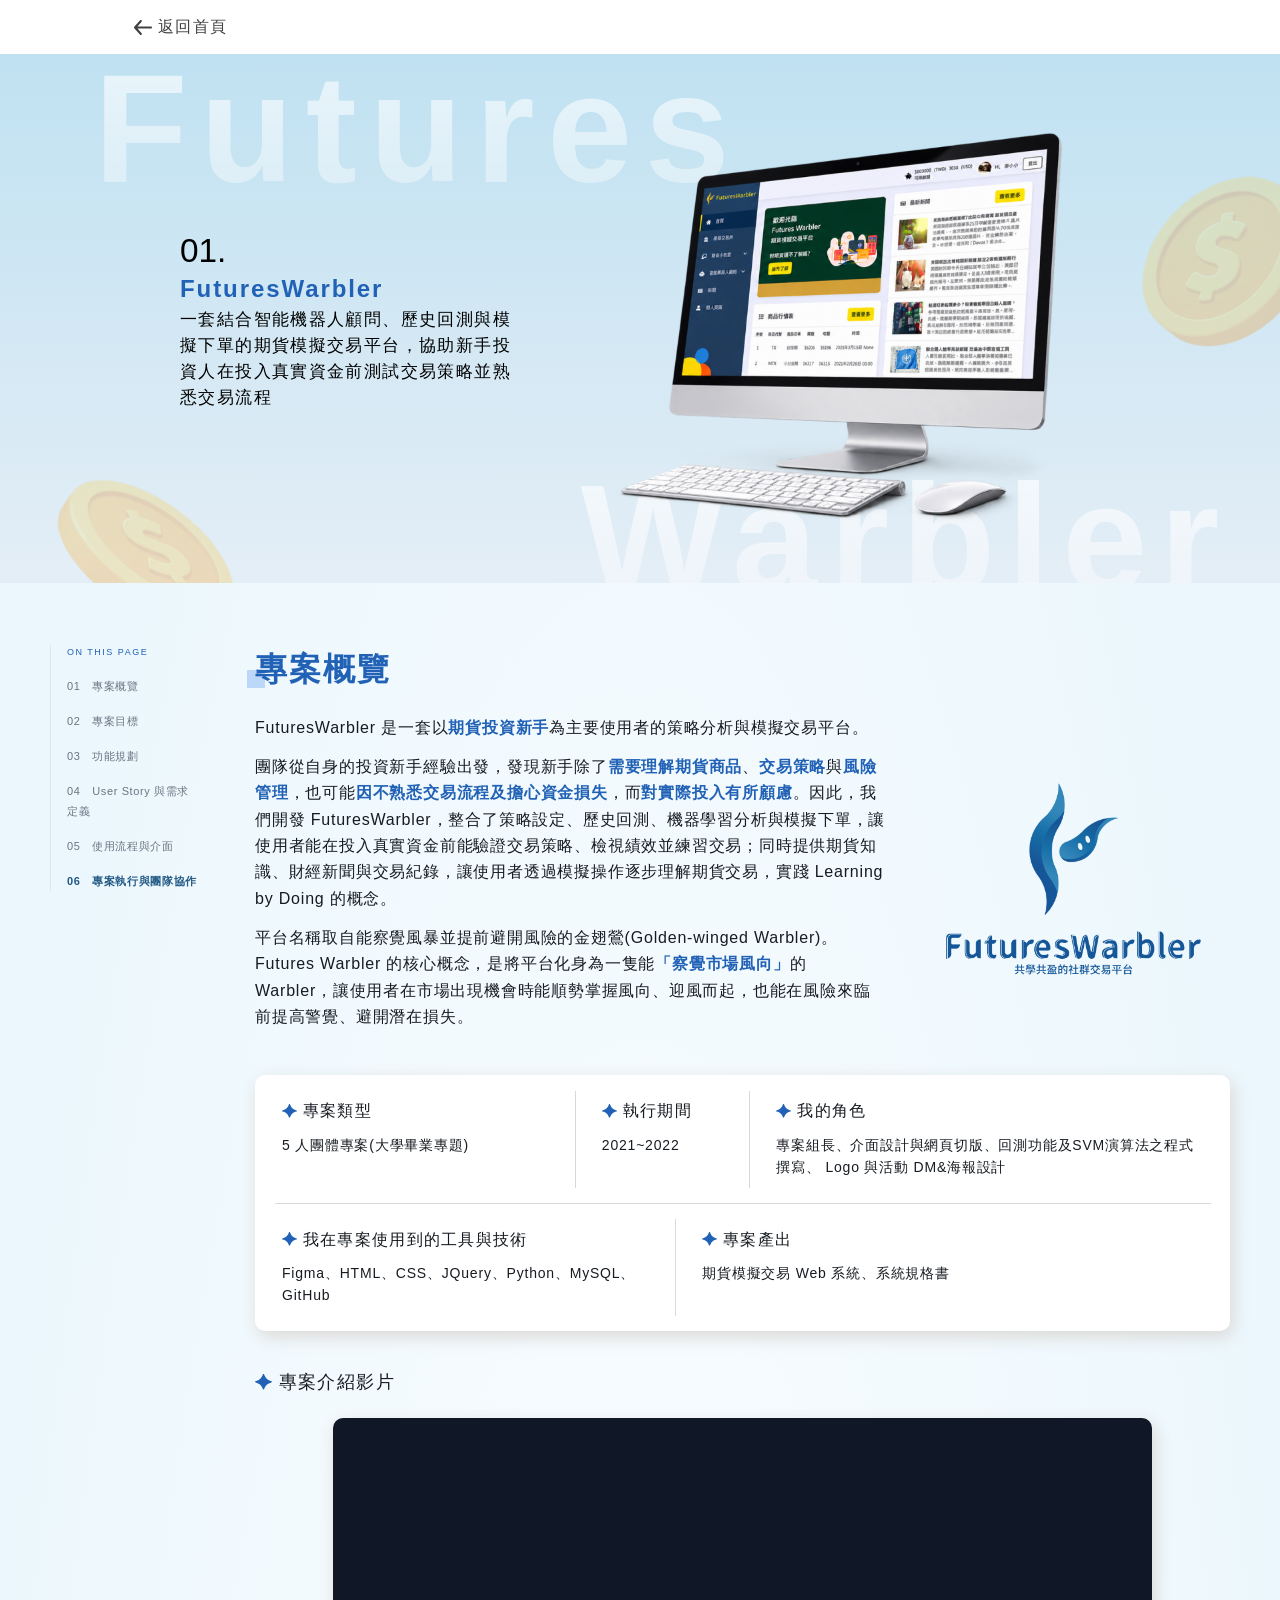
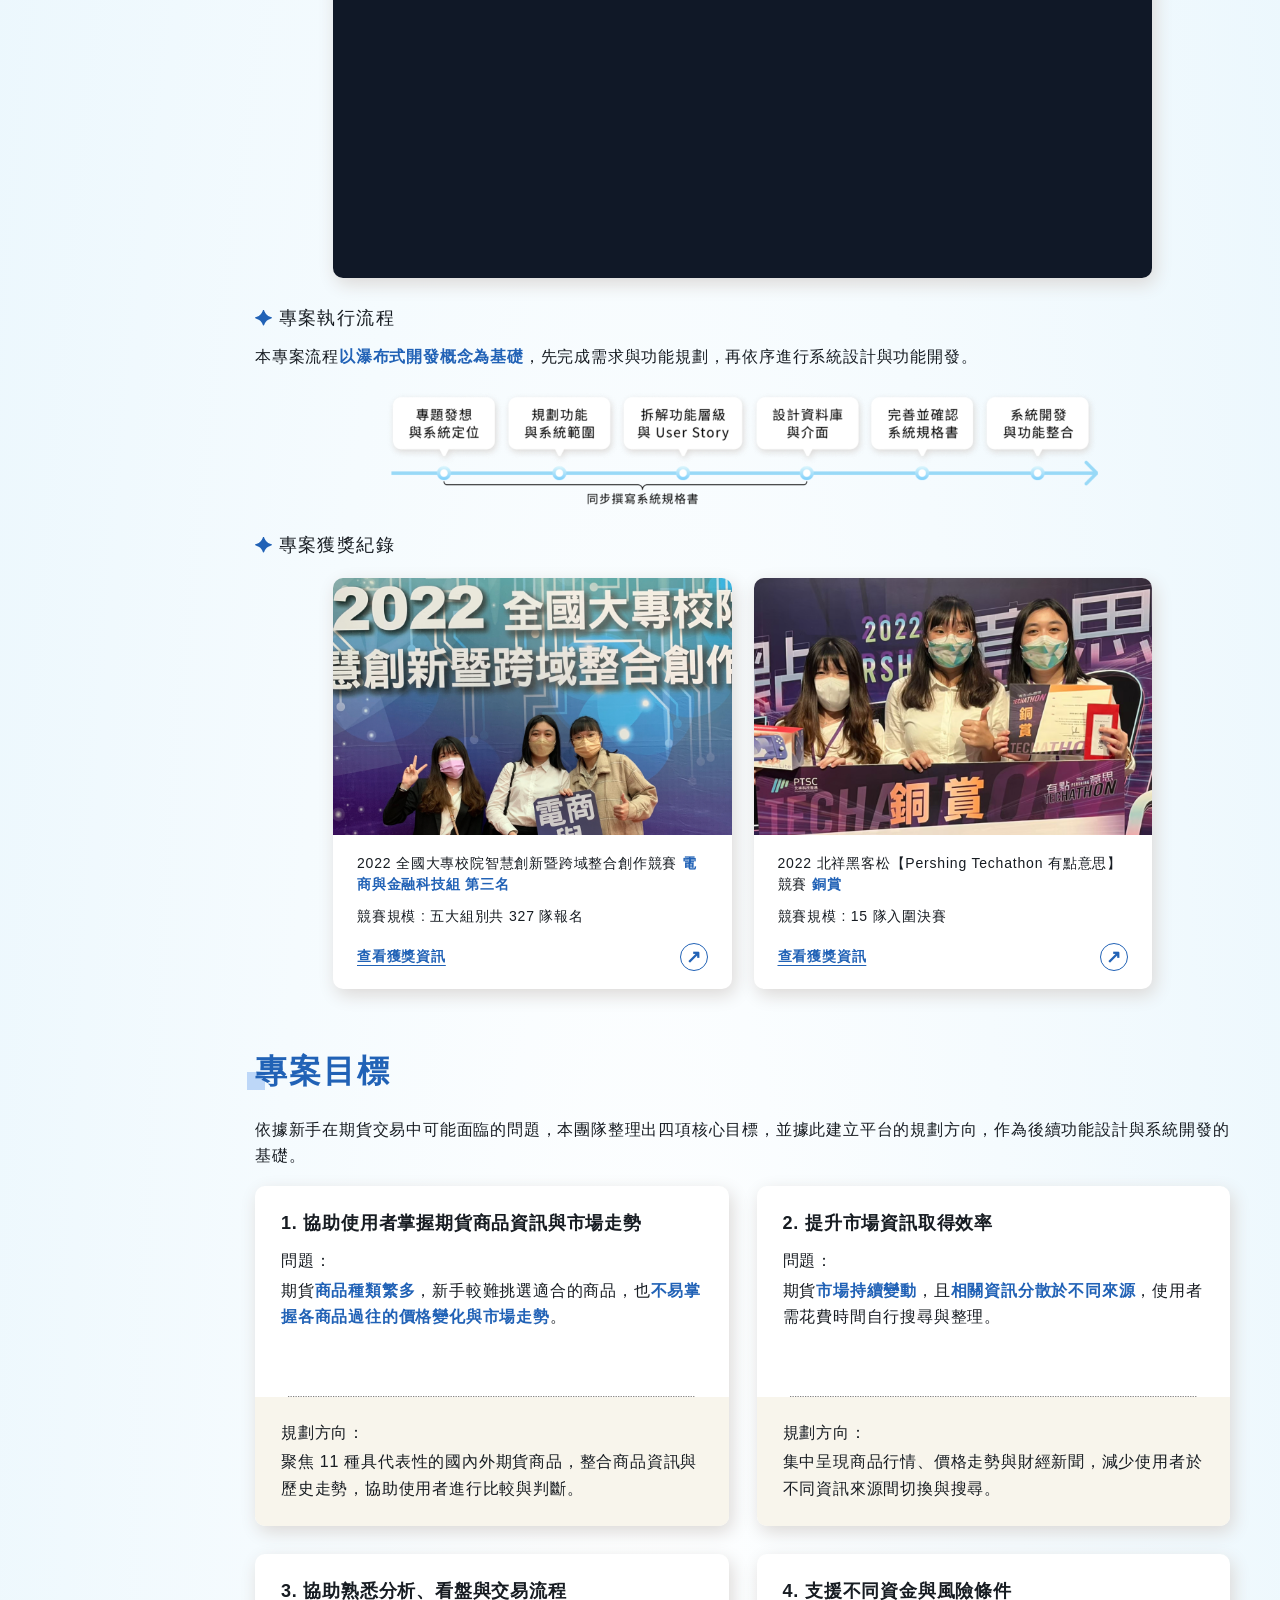
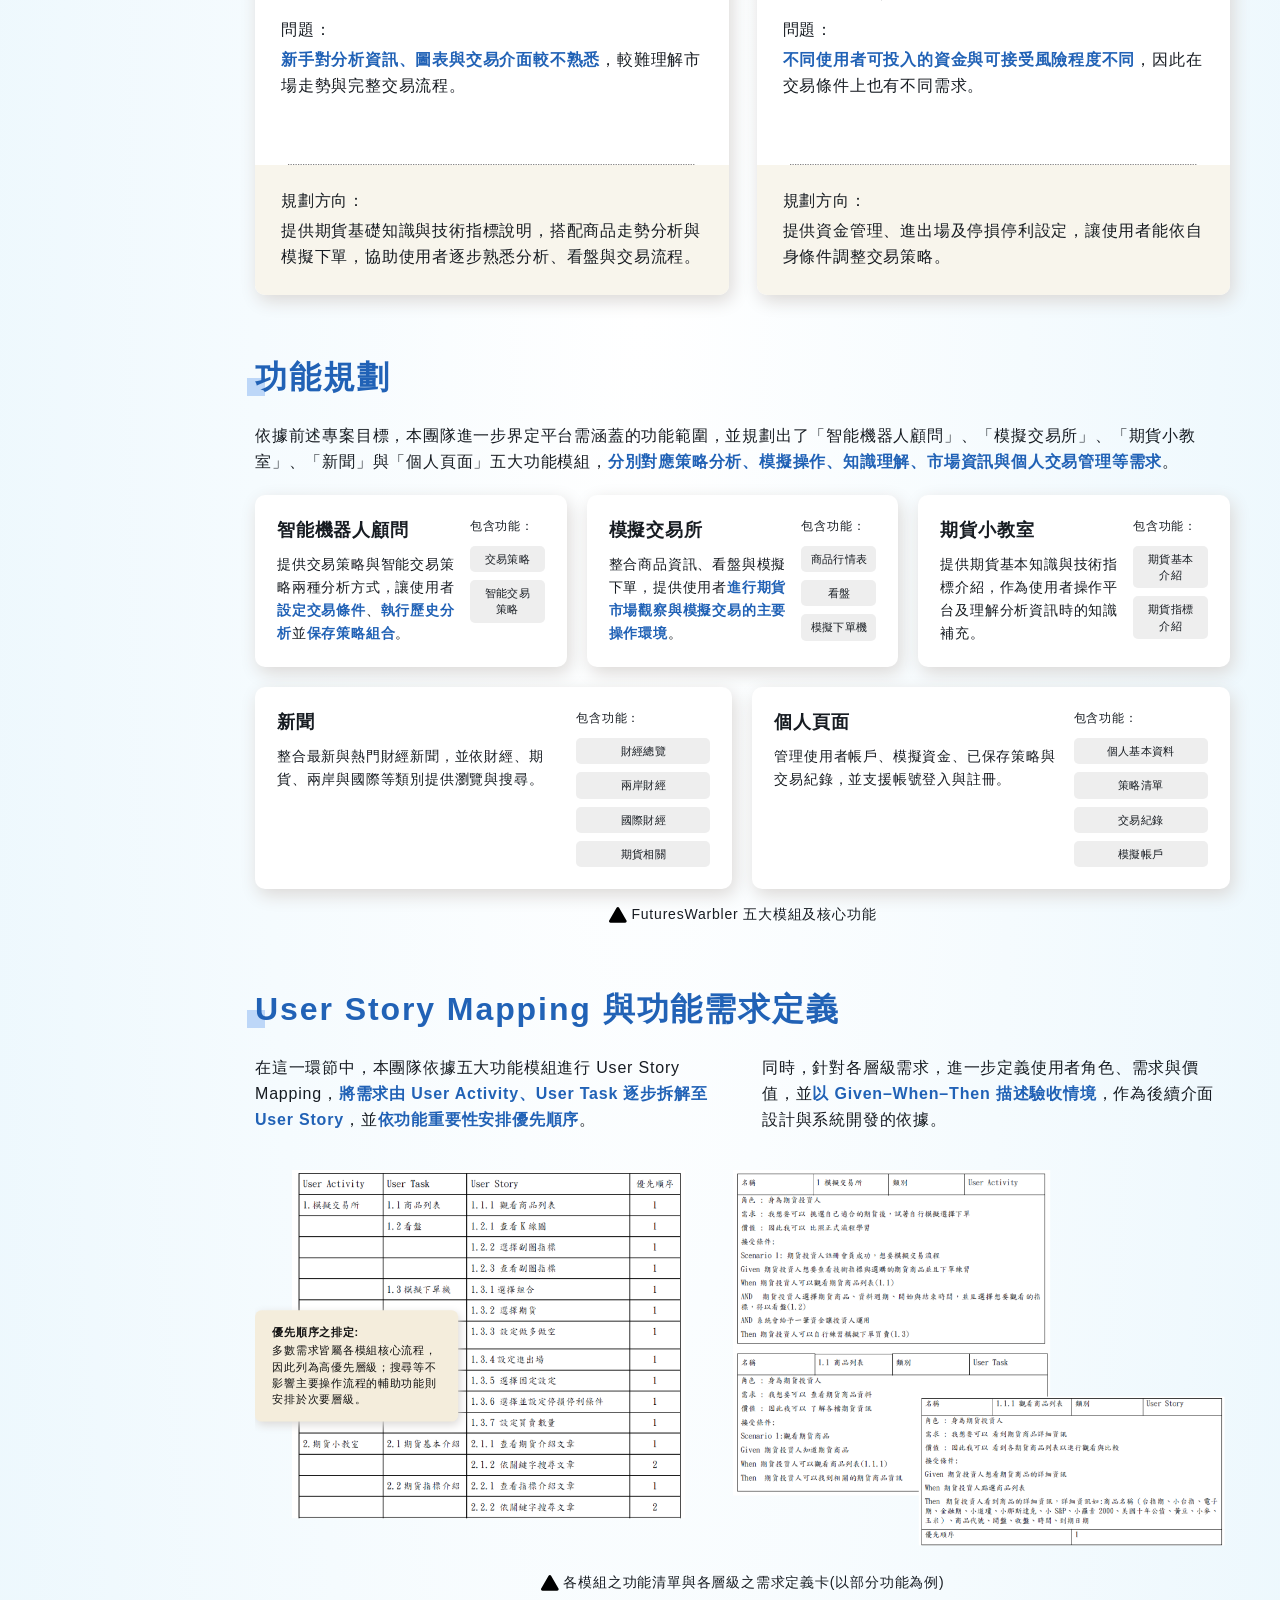
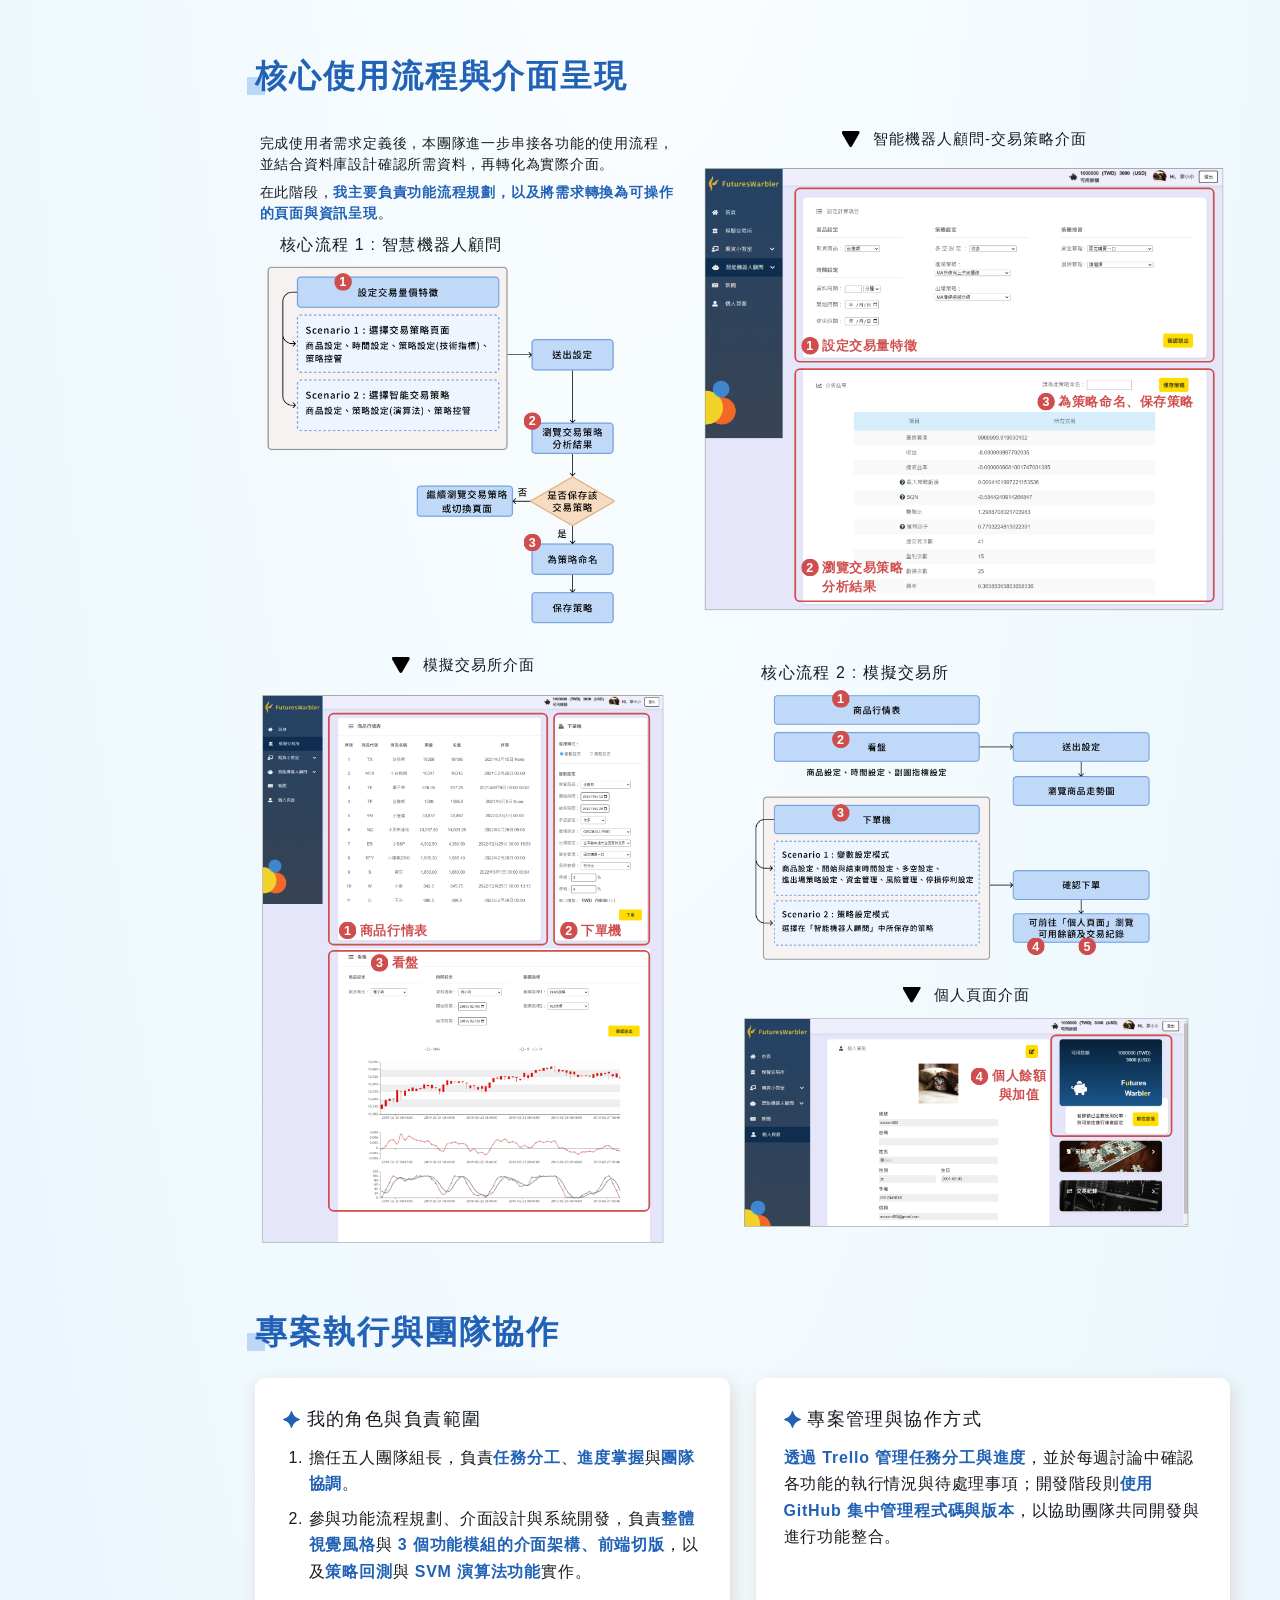
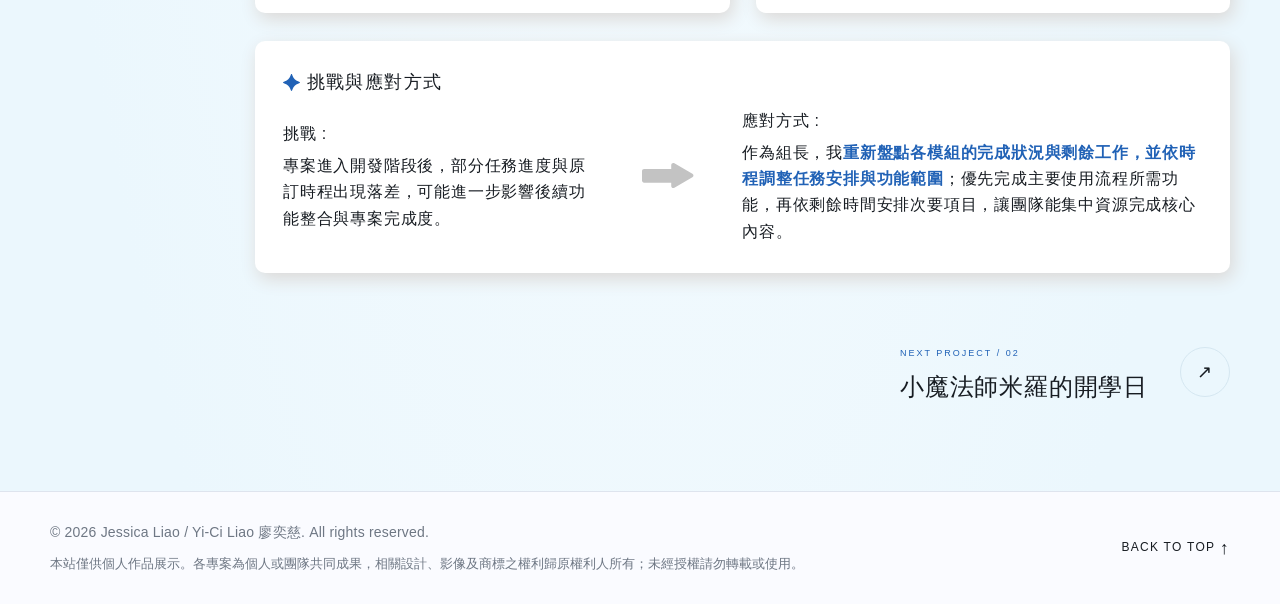
<file: project-futures.html>
<!doctype html><html lang="zh-Hant"><head><meta charset="utf-8"><meta name="viewport" content="width=device-width,initial-scale=1"><meta name="robots" content="noindex,nofollow"><meta name="description" content="整合智能機器人顧問、歷史回測與模擬下單，協助新手投資人在投入真實資金前測試交易策略，並熟悉交易流程。"><meta name="theme-color" content="#f7f9fe"><title>FuturesWarbler｜Jessica Liao</title><link rel="icon" href="favicon.svg?v=yc" type="image/svg+xml"><link rel="preload" as="image" href="assets/case-banners/futures-monitor.png"><link rel="stylesheet" href="style.css"><link rel="stylesheet" href="futures.css"><script defer src="site.js"></script><script defer src="futures.js"></script><link rel="stylesheet" href="case-header.css"><link rel="stylesheet" href="case-banners.css"><link rel="stylesheet" href="award-links.css"></head><body id="top" class="case-page futures fw-page"><a class="skip" href="#main">跳至主要內容</a><header class="case-header"><nav class="case-header-inner" aria-label="專案導覽"><a href="index.html#work"><span class="fw-icon case-back-icon" data-vector-fit="contain" aria-hidden="true"><img src="assets/futures-figma/imgVector2.svg" width="24" height="20" alt=""></span><span>返回首頁</span></a></nav><div class="progress" aria-hidden="true"></div></header><main id="main"><section class="case-cover futures fw-cover case-banner case-banner-futures" aria-labelledby="fw-project-name" data-design-node="3500:768"><div class="case-banner-canvas"><div class="case-banner-art" aria-hidden="true"><img class="case-banner-coin case-banner-coin-right" data-design-node="3500:770" src="assets/case-banners/futures-coin-right.png" width="294" height="310" alt="" decoding="async"><span class="case-banner-word case-banner-word-futures">Futures</span><span class="case-banner-word case-banner-word-warbler">Warbler</span><img class="case-banner-coin case-banner-coin-left" data-design-node="3500:775" src="assets/case-banners/futures-coin-left.png" width="366" height="199" alt="" decoding="async"><img class="case-banner-monitor" data-design-node="3500:776" src="assets/case-banners/futures-monitor.png" width="751" height="621" alt="" decoding="async"></div><div class="fw-cover-copy"><span class="case-banner-number" data-design-node="3500:796">01.</span><h1 id="fw-project-name" data-design-node="3500:773">FuturesWarbler</h1><p data-design-node="3500:774">一套結合智能機器人顧問、歷史回測與模擬下單的期貨模擬交易平台，協助新手投資人在投入真實資金前測試交易策略並熟悉交易流程</p></div></div></section><div class="wrap case-layout fw-layout"><nav class="case-aside" aria-label="專案章節導覽"><small>ON THIS PAGE</small><a href="#overview">01　專案概覽</a><a href="#goals">02　專案目標</a><a href="#planning">03　功能規劃</a><a href="#requirements">04　User Story 與需求定義</a><a href="#design">05　使用流程與介面</a><a href="#teamwork">06　專案執行與團隊協作</a></nav><div class="fw-content"><section class="fw-section case-section" id="overview"><h2 class="fw-heading">專案概覽</h2><div class="fw-overview-grid"><div><p class="">FuturesWarbler 是一套以<strong>期貨投資新手</strong>為主要使用者的策略分析與模擬交易平台。</p><p class="">團隊從自身的投資新手經驗出發，發現新手除了<strong>需要理解期貨商品</strong>、<strong>交易策略</strong>與<strong>風險管理</strong>，也可能<strong>因不熟悉交易流程及擔心資金損失</strong>，而<strong>對實際投入有所顧慮</strong>。因此，我們開發 FuturesWarbler，整合了策略設定、歷史回測、機器學習分析與模擬下單，讓使用者能在投入真實資金前能驗證交易策略、檢視績效並練習交易；同時提供期貨知識、財經新聞與交易紀錄，讓使用者透過模擬操作逐步理解期貨交易，實踐 Learning by Doing 的概念。</p><p class="">平台名稱取自能察覺風暴並提前避開風險的金翅鶯(Golden-winged Warbler)。Futures Warbler 的核心概念，是將平台化身為一隻能<strong>「察覺市場風向」</strong>的 Warbler，讓使用者在市場出現機會時能順勢掌握風向、迎風而起，也能在風險來臨前提高警覺、避開潛在損失。</p></div><div class="fw-overview-logo"><img src="assets/futures-figma/imgLogo11.png" width="518" height="369" alt="FuturesWarbler 品牌標誌" class="" loading="lazy" decoding="async"></div></div><div class="fw-info"><div class="fw-info-top"><article><h3 class="fw-subheading"><span class="fw-icon " data-vector-fit="contain" aria-hidden="true"><img src="assets/futures-figma/imgVector.svg" width="26" height="24" alt="" class="" loading="lazy" decoding="async"></span>專案類型</h3><p class="">5 人團體專案(大學畢業專題)</p></article><article><h3 class="fw-subheading"><span class="fw-icon " data-vector-fit="contain" aria-hidden="true"><img src="assets/futures-figma/imgVector.svg" width="26" height="24" alt="" class="" loading="lazy" decoding="async"></span>執行期間</h3><p class="">2021~2022</p></article><article><h3 class="fw-subheading"><span class="fw-icon " data-vector-fit="contain" aria-hidden="true"><img src="assets/futures-figma/imgVector.svg" width="26" height="24" alt="" class="" loading="lazy" decoding="async"></span>我的角色</h3><p class="">專案組長、介面設計與網頁切版、回測功能及SVM演算法之程式撰寫、 Logo 與活動 DM&amp;海報設計</p></article><span class="fw-rule fw-info-v1" data-vector-fit="stretch" aria-hidden="true"><img src="assets/futures-figma/imgLine10.svg" width="1" height="128" alt="" class="" loading="lazy" decoding="async"></span><span class="fw-rule fw-info-v2" data-vector-fit="stretch" aria-hidden="true"><img src="assets/futures-figma/imgLine11.svg" width="1" height="128" alt="" class="" loading="lazy" decoding="async"></span></div><span class="fw-rule fw-info-h" data-vector-fit="stretch" aria-hidden="true"><img src="assets/futures-figma/imgLine12.svg" width="1553" height="1" alt="" class="" loading="lazy" decoding="async"></span><div class="fw-info-bottom"><article><h3 class="fw-subheading"><span class="fw-icon " data-vector-fit="contain" aria-hidden="true"><img src="assets/futures-figma/imgVector.svg" width="26" height="24" alt="" class="" loading="lazy" decoding="async"></span>我在專案使用到的工具與技術</h3><p class="">Figma、HTML、CSS、JQuery、Python、MySQL、GitHub</p></article><article><h3 class="fw-subheading"><span class="fw-icon " data-vector-fit="contain" aria-hidden="true"><img src="assets/futures-figma/imgVector.svg" width="26" height="24" alt="" class="" loading="lazy" decoding="async"></span>專案產出</h3><p class="">期貨模擬交易 Web 系統、系統規格書</p></article><span class="fw-rule fw-info-v3" data-vector-fit="stretch" aria-hidden="true"><img src="assets/futures-figma/imgLine15.svg" width="1" height="147" alt="" class="" loading="lazy" decoding="async"></span></div></div><div class="fw-video" id="project-video" role="group" aria-labelledby="fw-video-title"><h3 class="fw-subheading" id="fw-video-title"><span class="fw-icon " data-vector-fit="contain" aria-hidden="true"><img src="assets/futures-figma/imgVector.svg" width="26" height="24" alt="" class="" loading="lazy" decoding="async"></span>專案介紹影片</h3><div class="fw-video-player"><iframe src="https://www.youtube.com/embed/nRQATSoh3DQ?rel=0&amp;playsinline=1" title="FuturesWarbler 專案介紹影片" width="840" height="473" loading="lazy" allow="accelerometer; autoplay; clipboard-write; encrypted-media; gyroscope; picture-in-picture; web-share" referrerpolicy="strict-origin-when-cross-origin" allowfullscreen></iframe></div></div><div class="fw-process"><h3 class="fw-subheading"><span class="fw-icon " data-vector-fit="contain" aria-hidden="true"><img src="assets/futures-figma/imgVector.svg" width="26" height="24" alt="" class="" loading="lazy" decoding="async"></span>專案執行流程</h3><p class="">本專案流程<strong>以瀑布式開發概念為基礎</strong>，先完成需求與功能規劃，再依序進行系統設計與功能開發。</p><figure class="fw-figure fw-process-figure"><img src="assets/futures-figma/imgImage64.png" width="1194" height="190" alt="FuturesWarbler 專案執行流程" class="" loading="lazy" decoding="async"></figure></div><h3 class="fw-subheading" id="awards"><span class="fw-icon " data-vector-fit="contain" aria-hidden="true"><img src="assets/futures-figma/imgVector.svg" width="26" height="24" alt="" class="" loading="lazy" decoding="async"></span>專案獲獎紀錄</h3><div class="fw-awards"><a class="fw-award award-link" href="https://niicc.cilab.csie.ncu.edu.tw/achievement/achieveresult/40122" target="_blank" rel="noopener noreferrer" aria-label="全國大專校院智慧創新暨跨域整合創作競賽，查看獲獎資訊（另開新分頁）"><img src="assets/futures-figma/img31.png" width="570" height="367" alt="2022 全國大專校院智慧創新暨跨域整合創作競賽 電商與金融科技組  第三名   " class="" loading="lazy" decoding="async"><div><p class="">2022 全國大專校院智慧創新暨跨域整合創作競賽 <strong>電商與金融科技組  第三名</strong>   </p><p class="fw-award-scale">競賽規模 : 五大組別共 327 隊報名</p><span class="award-link-label"><span>查看獲獎資訊</span><span class="award-link-icon" aria-hidden="true">↗</span></span></div></a><a class="fw-award award-link" href="https://www.pershing.com.tw/tw/ptsctechathon2022/#winner" target="_blank" rel="noopener noreferrer" aria-label="Pershing Techathon 北祥黑客松，查看獲獎資訊（另開新分頁）"><img src="assets/futures-figma/img11.png" width="570" height="367" alt="2022 北祥黑客松【Pershing  Techathon 有點意思】競賽 銅賞" class="" loading="lazy" decoding="async"><div><p class="">2022 北祥黑客松【Pershing  Techathon 有點意思】競賽 <strong>銅賞</strong></p><p class="fw-award-scale">競賽規模 : 15 隊入圍決賽</p><span class="award-link-label"><span>查看獲獎資訊</span><span class="award-link-icon" aria-hidden="true">↗</span></span></div></a></div></section><section class="fw-section case-section" id="goals"><h2 class="fw-heading">專案目標</h2><p class="">依據新手在期貨交易中可能面臨的問題，本團隊整理出四項核心目標，並據此建立平台的規劃方向，作為後續功能設計與系統開發的基礎。</p><div class="fw-goals"><article class="fw-goal"><div class="fw-goal-problem"><h3>1. 協助使用者掌握期貨商品資訊與市場走勢</h3><h4>問題：</h4><p class="">期貨<strong>商品種類繁多</strong>，新手較難挑選適合的商品，也<strong>不易掌握各商品過往的價格變化與市場走勢</strong>。</p></div><span class="fw-rule fw-goal-line" data-vector-fit="stretch" aria-hidden="true"><img src="assets/futures-figma/imgLine18.svg" width="651" height="1" alt="" class="" loading="lazy" decoding="async"></span><div class="fw-goal-direction"><h4>規劃方向：</h4><p class="">聚焦 11 種具代表性的國內外期貨商品，整合商品資訊與歷史走勢，協助使用者進行比較與判斷。</p></div></article><article class="fw-goal"><div class="fw-goal-problem"><h3>2. 提升市場資訊取得效率</h3><h4>問題：</h4><p class="">期貨<strong>市場持續變動</strong>，且<strong>相關資訊分散於不同來源</strong>，使用者需花費時間自行搜尋與整理。</p></div><span class="fw-rule fw-goal-line" data-vector-fit="stretch" aria-hidden="true"><img src="assets/futures-figma/imgLine18.svg" width="651" height="1" alt="" class="" loading="lazy" decoding="async"></span><div class="fw-goal-direction"><h4>規劃方向：</h4><p class="">集中呈現商品行情、價格走勢與財經新聞，減少使用者於不同資訊來源間切換與搜尋。</p></div></article><article class="fw-goal"><div class="fw-goal-problem"><h3>3. 協助熟悉分析、看盤與交易流程</h3><h4>問題：</h4><p class=""><strong>新手對分析資訊、圖表與交易介面較不熟悉</strong>，較難理解市場走勢與完整交易流程。</p></div><span class="fw-rule fw-goal-line" data-vector-fit="stretch" aria-hidden="true"><img src="assets/futures-figma/imgLine18.svg" width="651" height="1" alt="" class="" loading="lazy" decoding="async"></span><div class="fw-goal-direction"><h4>規劃方向：</h4><p class="">提供期貨基礎知識與技術指標說明，搭配商品走勢分析與模擬下單，協助使用者逐步熟悉分析、看盤與交易流程。</p></div></article><article class="fw-goal"><div class="fw-goal-problem"><h3>4. 支援不同資金與風險條件</h3><h4>問題：</h4><p class=""><strong>不同使用者可投入的資金與可接受風險程度不同</strong>，因此在交易條件上也有不同需求。</p></div><span class="fw-rule fw-goal-line" data-vector-fit="stretch" aria-hidden="true"><img src="assets/futures-figma/imgLine18.svg" width="651" height="1" alt="" class="" loading="lazy" decoding="async"></span><div class="fw-goal-direction"><h4>規劃方向：</h4><p class="">提供資金管理、進出場及停損停利設定，讓使用者能依自身條件調整交易策略。</p></div></article></div></section><section class="fw-section case-section" id="planning"><h2 class="fw-heading">功能規劃</h2><p class="">依據前述專案目標，本團隊進一步界定平台需涵蓋的功能範圍，並規劃出了「智能機器人顧問」、「模擬交易所」、「期貨小教室」、「新聞」與「個人頁面」五大功能模組，<strong>分別對應策略分析、模擬操作、知識理解、市場資訊與個人交易管理等需求</strong>。</p><div class="fw-modules"><article class="fw-module"><div><h3>智能機器人顧問</h3><p class="">提供交易策略與智能交易策略兩種分析方式，讓使用者<strong>設定交易條件</strong>、<strong>執行歷史分析</strong>並<strong>保存策略組合</strong>。</p></div><div class="fw-module-features"><h4>包含功能：</h4><ul><li>交易策略</li><li>智能交易<br class="fw-break">策略</li></ul></div></article><article class="fw-module"><div><h3>模擬交易所</h3><p class="">整合商品資訊、看盤與模擬下單，提供使用者<strong>進行期貨市場觀察與模擬交易的主要操作環境</strong>。</p></div><div class="fw-module-features"><h4>包含功能：</h4><ul><li>商品行情表</li><li>看盤</li><li>模擬下單機</li></ul></div></article><article class="fw-module"><div><h3>期貨小教室</h3><p class="">提供期貨基本知識與技術指標介紹，作為使用者操作平台及理解分析資訊時的知識補充。</p></div><div class="fw-module-features"><h4>包含功能：</h4><ul><li>期貨基本<br class="fw-break">介紹</li><li>期貨指標<br class="fw-break">介紹</li></ul></div></article><article class="fw-module"><div><h3>新聞</h3><p class="">整合最新與熱門財經新聞，並依財經、期貨、兩岸與國際等類別提供瀏覽與搜尋。</p></div><div class="fw-module-features"><h4>包含功能：</h4><ul><li>財經總覽</li><li>兩岸財經</li><li>國際財經</li><li>期貨相關</li></ul></div></article><article class="fw-module"><div><h3>個人頁面</h3><p class="">管理使用者帳戶、模擬資金、已保存策略與交易紀錄，並支援帳號登入與註冊。</p></div><div class="fw-module-features"><h4>包含功能：</h4><ul><li>個人基本資料</li><li>策略清單</li><li>交易紀錄</li><li>模擬帳戶</li></ul></div></article></div><p class="fw-caption case-caption"><span class="fw-icon case-arrow" data-vector-fit="contain" aria-hidden="true"><img src="assets/futures-figma/imgPolygon2.svg" width="37" height="33" alt="" class="" loading="lazy" decoding="async"></span><span class="case-caption-text">FuturesWarbler 五大模組及核心功能</span></p></section><section class="fw-section case-section" id="requirements"><h2 class="fw-heading">User Story Mapping 與功能需求定義</h2><div class="fw-two-copy"><p class="">在這一環節中，本團隊依據五大功能模組進行 User Story Mapping，<strong>將需求由 User Activity、User Task 逐步拆解至 User Story</strong>，並<strong>依功能重要性安排優先順序</strong>。</p><p class="">同時，針對各層級需求，進一步定義使用者角色、需求與價值，並<strong>以 Given–When–Then 描述驗收情境</strong>，作為後續介面設計與系統開發的依據。</p></div><figure class="fw-diagram" aria-label="User Story Mapping 與功能需求定義"><div class="fw-diagram-stage" data-canvas-width="1795" data-canvas-height="705" id="diagram-story" style="aspect-ratio:1795/705"><div class="fw-diagram-canvas" style="width:1795px;height:705px"><div class="fw-slot" data-design-node="3108:1009" style="left:67.936px;top:2.000px;width:724.0px;height:641.0px;"><img src="assets/futures-figma/imgImage66.png" width="724" height="641" alt="image 66" class="fw-slot-image" loading="lazy" decoding="async"></div><div class="fw-slot" data-design-node="3108:1007" style="left:880.000px;top:2.000px;width:584.0px;height:331.0px;"><img src="assets/futures-figma/imgImage67.png" width="584" height="331" alt="image 67" class="fw-slot-image" loading="lazy" decoding="async"></div><div class="fw-slot" data-design-node="3108:1008" style="left:880.000px;top:333.000px;width:584.0px;height:268.0px;"><img src="assets/futures-figma/imgImage68.png" width="584" height="268" alt="image 68" class="fw-slot-image" loading="lazy" decoding="async"></div><div class="fw-slot" data-design-node="3108:1010" style="left:1222.064px;top:419.000px;width:563.0px;height:274.0px;"><img src="assets/futures-figma/imgImage70.png" width="563" height="274" alt="image 70" class="fw-slot-image" loading="lazy" decoding="async"></div><aside class="fw-priority-callout" aria-labelledby="fw-priority-title"><h3 id="fw-priority-title" data-design-node="3108:1016">優先順序之排定:</h3><p data-design-node="3108:1015">多數需求皆屬各模組核心流程，因此列為高優先層級；搜尋等不影響主要操作流程的輔助功能則安排於次要層級。</p></aside></div></div></figure><p class="fw-caption case-caption"><span class="fw-icon case-arrow" data-vector-fit="contain" aria-hidden="true"><img src="assets/futures-figma/imgPolygon2.svg" width="37" height="33" alt="" class="" loading="lazy" decoding="async"></span><span class="case-caption-text">各模組之功能清單與各層級之需求定義卡(以部分功能為例)</span></p></section><section class="fw-section case-section" id="design"><h2 class="fw-heading">核心使用流程與介面呈現</h2><figure class="fw-diagram" aria-label="智能機器人顧問的核心流程與介面"><div class="fw-diagram-stage" data-canvas-width="1710" data-canvas-height="890" id="diagram-strategy" style="aspect-ratio:1710/890"><div class="fw-diagram-canvas" style="width:1710px;height:890px"><div class="fw-slot" data-design-node="3108:1021" style="left:789.064px;top:81.000px;width:909.0px;height:775.0px;"><img src="assets/futures-figma/img1.png" width="909" height="775" alt="一般機器人 1" class="fw-slot-image" loading="lazy" decoding="async"></div><p class="fw-diagram-text" data-design-node="3108:1022" style="left:7.936px;top:20.000px;width:729.0px;font-size:24.0px;line-height:1.5;letter-spacing:1.92px;font-weight:400;">完成使用者需求定義後，本團隊進一步串接各功能的使用流程，並結合資料庫設計確認所需資料，再轉化為實際介面。</p><p class="fw-diagram-text" data-design-node="3108:1023" style="left:7.936px;top:106.000px;width:729.0px;font-size:24.0px;line-height:1.5;letter-spacing:1.92px;font-weight:400;">在此階段，<strong>我主要負責功能流程規劃，以及將需求轉換為可操作的頁面與資訊呈現</strong>。</p><div class="fw-outline" data-design-node="3108:1024" style="left:946.000px;top:115.000px;width:737.0px;height:307.0px;border:3px solid #d04d4d;border-radius:10px;" aria-hidden="true"></div><div class="fw-outline" data-design-node="3108:1025" style="left:946.000px;top:432.000px;width:737.0px;height:410.0px;border:3px solid #d04d4d;border-radius:10px;" aria-hidden="true"></div><p class="fw-diagram-text" data-design-node="3108:1026" style="left:994.936px;top:376.000px;font-size:22.0px;line-height:1.5;letter-spacing:1.76px;font-weight:700;color:#d04d4d;white-space:nowrap;">設定交易量特徵</p><p class="fw-diagram-text" data-design-node="3108:1027" style="left:994.936px;top:765.000px;width:143.0px;font-size:22.0px;line-height:1.5;letter-spacing:1.76px;font-weight:700;color:#d04d4d;">瀏覽交易策略分析結果</p><p class="fw-diagram-text" data-design-node="3108:1028" style="left:1409.000px;top:474.000px;font-size:22.0px;line-height:1.5;letter-spacing:1.76px;font-weight:700;color:#d04d4d;white-space:nowrap;">為策略命名、保存策略</p><div class="fw-slot" data-design-node="3108:1029" style="left:21.936px;top:254.000px;width:609.0px;height:625.0px;"><img src="assets/futures-figma/imgImage72.png" width="609" height="625" alt="image 72" class="fw-slot-image" loading="lazy" decoding="async"></div><p class="fw-diagram-text" data-design-node="3108:1030" style="left:43.936px;top:194.000px;font-size:28.0px;line-height:1.5;letter-spacing:2.24px;font-weight:500;white-space:nowrap;">核心流程 1 : 智慧機器人顧問</p><p class="fw-diagram-text" data-design-node="3108:1032" style="left:1083.936px;top:11.000px;font-size:26.0px;line-height:1.5;letter-spacing:2.08px;font-weight:500;white-space:nowrap;">智能機器人顧問-交易策略介面</p><div class="fw-slot fw-vector-slot case-arrow" data-design-node="3108:1033" style="left:1028.936px;top:6.000px;width:47.0px;height:47.0px;" data-vector-fit="contain" data-caption-for="3108:1032"><img src="assets/futures-figma/imgPolygon3.svg" width="37" height="33" alt="" class="" loading="lazy" decoding="async"></div><div class="fw-slot fw-vector-slot" data-design-node="3108:1034" style="left:958.000px;top:766.000px;width:31.0px;height:31.0px;"><img src="assets/futures-figma/imgEllipse66.svg" width="31" height="31" alt="" class="" loading="lazy" decoding="async"></div><div class="fw-slot fw-vector-slot" data-design-node="3108:1036" style="left:958.000px;top:377.000px;width:31.0px;height:31.0px;"><img src="assets/futures-figma/imgEllipse66.svg" width="31" height="31" alt="" class="" loading="lazy" decoding="async"></div><p class="fw-diagram-text" data-design-node="3108:1037" style="left:967.000px;top:376.000px;font-size:22.0px;line-height:1.5;letter-spacing:1.76px;font-weight:700;color:#fff;white-space:nowrap;">1</p><p class="fw-diagram-text" data-design-node="3108:1038" style="left:967.000px;top:765.000px;font-size:22.0px;line-height:1.5;letter-spacing:1.76px;font-weight:700;color:#fff;white-space:nowrap;">2</p><div class="fw-slot fw-vector-slot" data-design-node="3108:1040" style="left:1372.000px;top:475.000px;width:31.0px;height:31.0px;"><img src="assets/futures-figma/imgEllipse66.svg" width="31" height="31" alt="" class="" loading="lazy" decoding="async"></div><p class="fw-diagram-text" data-design-node="3108:1041" style="left:1381.000px;top:474.000px;font-size:22.0px;line-height:1.5;letter-spacing:1.76px;font-weight:700;color:#fff;white-space:nowrap;">3</p><div class="fw-slot fw-vector-slot" data-design-node="3108:1043" style="left:138.936px;top:265.000px;width:31.0px;height:31.0px;"><img src="assets/futures-figma/imgEllipse66.svg" width="31" height="31" alt="" class="" loading="lazy" decoding="async"></div><p class="fw-diagram-text" data-design-node="3108:1044" style="left:147.936px;top:264.000px;font-size:22.0px;line-height:1.5;letter-spacing:1.76px;font-weight:700;color:#fff;white-space:nowrap;">1</p><div class="fw-slot fw-vector-slot" data-design-node="3108:1046" style="left:471.000px;top:509.000px;width:31.0px;height:31.0px;"><img src="assets/futures-figma/imgEllipse66.svg" width="31" height="31" alt="" class="" loading="lazy" decoding="async"></div><p class="fw-diagram-text" data-design-node="3108:1047" style="left:480.000px;top:508.000px;font-size:22.0px;line-height:1.5;letter-spacing:1.76px;font-weight:700;color:#fff;white-space:nowrap;">2</p><div class="fw-slot fw-vector-slot" data-design-node="3108:1049" style="left:471.000px;top:722.000px;width:31.0px;height:31.0px;"><img src="assets/futures-figma/imgEllipse66.svg" width="31" height="31" alt="" class="" loading="lazy" decoding="async"></div><p class="fw-diagram-text" data-design-node="3108:1050" style="left:480.000px;top:721.000px;font-size:22.0px;line-height:1.5;letter-spacing:1.76px;font-weight:700;color:#fff;white-space:nowrap;">3</p></div></div></figure><figure class="fw-diagram" aria-label="模擬交易所與個人頁面的流程及介面"><div class="fw-diagram-stage" data-canvas-width="1710" data-canvas-height="1055" id="diagram-trade" style="aspect-ratio:1710/1055"><div class="fw-diagram-canvas" style="width:1710px;height:1055px"><p class="fw-diagram-text" data-design-node="3108:1052" style="left:888.000px;top:21.000px;font-size:28.0px;line-height:1.5;letter-spacing:2.24px;font-weight:500;white-space:nowrap;">核心流程 2 : 模擬交易所</p><div class="fw-slot" data-design-node="3108:1054" style="left:858.000px;top:648.000px;width:778.667px;height:365.0px;"><img src="assets/futures-figma/img2.png" width="779" height="365" alt="個人頁面 1" class="fw-slot-image" loading="lazy" decoding="async"></div><div class="fw-slot" data-design-node="3108:1055" style="left:878.000px;top:81.000px;width:691.0px;height:464.0px;"><img src="assets/futures-figma/imgImage73.png" width="691" height="464" alt="image 73" class="fw-slot-image" loading="lazy" decoding="async"></div><div class="fw-slot" data-design-node="3108:1056" style="left:12.936px;top:81.000px;width:703.0px;height:960.0px;"><img src="assets/futures-figma/img3.png" width="703" height="960" alt="模擬交易所-變數下單機 1" class="fw-slot-image" loading="lazy" decoding="async"></div><div class="fw-outline" data-design-node="3108:1057" style="left:127.936px;top:112.000px;width:386.0px;height:408.0px;border:3px solid #d04d4d;border-radius:10px;" aria-hidden="true"></div><div class="fw-outline" data-design-node="3108:1058" style="left:127.936px;top:528.000px;width:565.0px;height:459.0px;border:3px solid #d04d4d;border-radius:10px;" aria-hidden="true"></div><div class="fw-outline" data-design-node="3108:1059" style="left:522.936px;top:112.000px;width:170.0px;height:408.0px;border:3px solid #d04d4d;border-radius:10px;" aria-hidden="true"></div><p class="fw-diagram-text" data-design-node="3108:1060" style="left:184.064px;top:477.000px;font-size:22.0px;line-height:1.5;letter-spacing:1.76px;font-weight:700;color:#d04d4d;white-space:nowrap;">商品行情表</p><p class="fw-diagram-text" data-design-node="3108:1061" style="left:240.064px;top:534.000px;font-size:22.0px;line-height:1.5;letter-spacing:1.76px;font-weight:700;color:#d04d4d;white-space:nowrap;">看盤</p><p class="fw-diagram-text" data-design-node="3108:1062" style="left:571.936px;top:477.000px;font-size:22.0px;line-height:1.5;letter-spacing:1.76px;font-weight:700;color:#d04d4d;white-space:nowrap;">下單機</p><p class="fw-diagram-text" data-design-node="3108:1063" style="left:295.064px;top:9.000px;font-size:26.0px;line-height:1.5;letter-spacing:2.08px;font-weight:500;white-space:nowrap;">模擬交易所介面</p><div class="fw-slot fw-vector-slot case-arrow" data-design-node="3108:1064" style="left:240.064px;top:5.000px;width:47.0px;height:47.0px;" data-vector-fit="contain" data-caption-for="3108:1063"><img src="assets/futures-figma/imgPolygon3.svg" width="37" height="33" alt="" class="" loading="lazy" decoding="async"></div><p class="fw-diagram-text" data-design-node="3108:1066" style="left:1190.936px;top:587.000px;font-size:26.0px;line-height:1.5;letter-spacing:2.08px;font-weight:500;white-space:nowrap;">個人頁面介面</p><div class="fw-slot fw-vector-slot case-arrow" data-design-node="3108:1067" style="left:1136.064px;top:583.000px;width:47.0px;height:47.0px;" data-vector-fit="contain" data-caption-for="3108:1066"><img src="assets/futures-figma/imgPolygon3.svg" width="37" height="33" alt="" class="" loading="lazy" decoding="async"></div><div class="fw-outline" data-design-node="3108:1068" style="left:1395.000px;top:676.000px;width:214.0px;height:180.0px;border:3px solid #d04d4d;border-radius:10px;" aria-hidden="true"></div><div class="fw-slot fw-vector-slot" data-design-node="3108:1070" style="left:1011.936px;top:72.000px;width:31.0px;height:31.0px;"><img src="assets/futures-figma/imgEllipse66.svg" width="31" height="31" alt="" class="" loading="lazy" decoding="async"></div><p class="fw-diagram-text" data-design-node="3108:1071" style="left:1020.936px;top:71.000px;font-size:22.0px;line-height:1.5;letter-spacing:1.76px;font-weight:700;color:#fff;white-space:nowrap;">1</p><div class="fw-slot fw-vector-slot" data-design-node="3108:1073" style="left:1011.936px;top:143.000px;width:31.0px;height:31.0px;"><img src="assets/futures-figma/imgEllipse66.svg" width="31" height="31" alt="" class="" loading="lazy" decoding="async"></div><p class="fw-diagram-text" data-design-node="3108:1074" style="left:1020.936px;top:142.000px;font-size:22.0px;line-height:1.5;letter-spacing:1.76px;font-weight:700;color:#fff;white-space:nowrap;">2</p><div class="fw-slot fw-vector-slot" data-design-node="3108:1076" style="left:1011.936px;top:272.000px;width:31.0px;height:31.0px;"><img src="assets/futures-figma/imgEllipse66.svg" width="31" height="31" alt="" class="" loading="lazy" decoding="async"></div><p class="fw-diagram-text" data-design-node="3108:1077" style="left:1020.936px;top:271.000px;font-size:22.0px;line-height:1.5;letter-spacing:1.76px;font-weight:700;color:#fff;white-space:nowrap;">3</p><div class="fw-slot fw-vector-slot" data-design-node="3108:1079" style="left:1354.000px;top:506.000px;width:31.0px;height:31.0px;"><img src="assets/futures-figma/imgEllipse66.svg" width="31" height="31" alt="" class="" loading="lazy" decoding="async"></div><p class="fw-diagram-text" data-design-node="3108:1080" style="left:1363.000px;top:505.000px;font-size:22.0px;line-height:1.5;letter-spacing:1.76px;font-weight:700;color:#fff;white-space:nowrap;">4</p><div class="fw-slot fw-vector-slot" data-design-node="3108:1082" style="left:1444.000px;top:506.000px;width:31.0px;height:31.0px;"><img src="assets/futures-figma/imgEllipse66.svg" width="31" height="31" alt="" class="" loading="lazy" decoding="async"></div><p class="fw-diagram-text" data-design-node="3108:1083" style="left:1453.000px;top:505.000px;font-size:22.0px;line-height:1.5;letter-spacing:1.76px;font-weight:700;color:#fff;white-space:nowrap;">5</p><div class="fw-slot fw-vector-slot" data-design-node="3108:1085" style="left:146.936px;top:478.000px;width:31.0px;height:31.0px;"><img src="assets/futures-figma/imgEllipse66.svg" width="31" height="31" alt="" class="" loading="lazy" decoding="async"></div><p class="fw-diagram-text" data-design-node="3108:1086" style="left:155.936px;top:477.000px;font-size:22.0px;line-height:1.5;letter-spacing:1.76px;font-weight:700;color:#fff;white-space:nowrap;">1</p><div class="fw-slot fw-vector-slot" data-design-node="3108:1088" style="left:203.064px;top:535.000px;width:31.0px;height:31.0px;"><img src="assets/futures-figma/imgEllipse66.svg" width="31" height="31" alt="" class="" loading="lazy" decoding="async"></div><p class="fw-diagram-text" data-design-node="3108:1089" style="left:212.064px;top:534.000px;font-size:22.0px;line-height:1.5;letter-spacing:1.76px;font-weight:700;color:#fff;white-space:nowrap;">3</p><div class="fw-slot fw-vector-slot" data-design-node="3108:1091" style="left:534.936px;top:478.000px;width:31.0px;height:31.0px;"><img src="assets/futures-figma/imgEllipse66.svg" width="31" height="31" alt="" class="" loading="lazy" decoding="async"></div><p class="fw-diagram-text" data-design-node="3108:1092" style="left:543.936px;top:477.000px;font-size:22.0px;line-height:1.5;letter-spacing:1.76px;font-weight:700;color:#fff;white-space:nowrap;">2</p><div class="fw-slot fw-vector-slot" data-design-node="3108:1094" style="left:1255.064px;top:734.000px;width:31.0px;height:31.0px;"><img src="assets/futures-figma/imgEllipse66.svg" width="31" height="31" alt="" class="" loading="lazy" decoding="async"></div><p class="fw-diagram-text" data-design-node="3108:1095" style="left:1264.064px;top:733.000px;font-size:22.0px;line-height:1.5;letter-spacing:1.76px;font-weight:700;color:#fff;white-space:nowrap;">4</p><p class="fw-diagram-text" data-design-node="3108:1096" style="left:1340.064px;top:732.000px;width:96.0px;font-size:22.0px;line-height:1.5;letter-spacing:1.76px;font-weight:700;color:#d04d4d;text-align:center;transform:translateX(-50%);">個人餘額與加值</p></div></div></figure></section><section class="fw-section case-section" id="teamwork"><h2 class="fw-heading">專案執行與團隊協作</h2><div class="fw-team-grid"><article class="fw-team-card"><h3 class="fw-subheading"><span class="fw-icon " data-vector-fit="contain" aria-hidden="true"><img src="assets/futures-figma/imgVector1.svg" width="26" height="26" alt="" class="" loading="lazy" decoding="async"></span>我的角色與負責範圍</h3><ol><li>擔任五人團隊組長，負責<strong>任務分工</strong>、<strong>進度掌握</strong>與<strong>團隊協調</strong>。</li><li>參與功能流程規劃、介面設計與系統開發，負責<strong>整體視覺風格</strong>與<strong> 3 個功能模組的介面架構、前端切版</strong>，以及<strong>策略回測</strong>與 <strong>SVM 演算法功能</strong>實作。</li></ol></article><article class="fw-team-card"><h3 class="fw-subheading"><span class="fw-icon " data-vector-fit="contain" aria-hidden="true"><img src="assets/futures-figma/imgVector1.svg" width="26" height="26" alt="" class="" loading="lazy" decoding="async"></span>專案管理與協作方式</h3><p class=""><strong>透過</strong> <strong>Trello</strong> <strong>管理任務分工與進度</strong>，並於每週討論中確認各功能的執行情況與待處理事項；開發階段則<strong>使用 GitHub 集中管理程式碼與版本</strong>，以協助團隊共同開發與進行功能整合。</p></article></div><article class="fw-team-card fw-challenge"><h3 class="fw-subheading"><span class="fw-icon " data-vector-fit="contain" aria-hidden="true"><img src="assets/futures-figma/imgVector1.svg" width="26" height="26" alt="" class="" loading="lazy" decoding="async"></span>挑戰與應對方式</h3><div class="fw-challenge-grid"><div><h4>挑戰 :</h4><p class="">專案進入開發階段後，部分任務進度與原訂時程出現落差，可能進一步影響後續功能整合與專案完成度。</p></div><div class="fw-challenge-arrow"><span class="fw-icon" data-vector-fit="contain" aria-hidden="true"><img src="assets/futures-figma/imgUnion.svg" width="74" height="36" alt="" class="" loading="lazy" decoding="async"></span></div><div><h4>應對方式 :</h4><p class="">作為組長，我<strong>重新盤點各模組的完成狀況與剩餘工作，並依時程調整任務安排與功能範圍</strong>；優先完成主要使用流程所需功能，再依剩餘時間安排次要項目，讓團隊能集中資源完成核心內容。</p></div></div></article></section><div class="end-nav"><a class="next-project" href="project-ai.html"><div><small>NEXT PROJECT / 02</small><h2>小魔法師米羅的開學日</h2></div><span class="case-arrow-glyph" aria-hidden="true">↗</span></a></div></div></div></main><footer class="site-footer"><div class="wrap footer-inner"><div><p>© <span data-year>2026</span> Jessica Liao / Yi-Ci Liao 廖奕慈. All rights reserved.</p><p>本站僅供個人作品展示。各專案為個人或團隊共同成果，相關設計、影像及商標之權利歸原權利人所有；未經授權請勿轉載或使用。</p></div><a href="#top">BACK TO TOP <span class="case-arrow-glyph" aria-hidden="true">↑</span></a></div></footer></body></html>
</file>
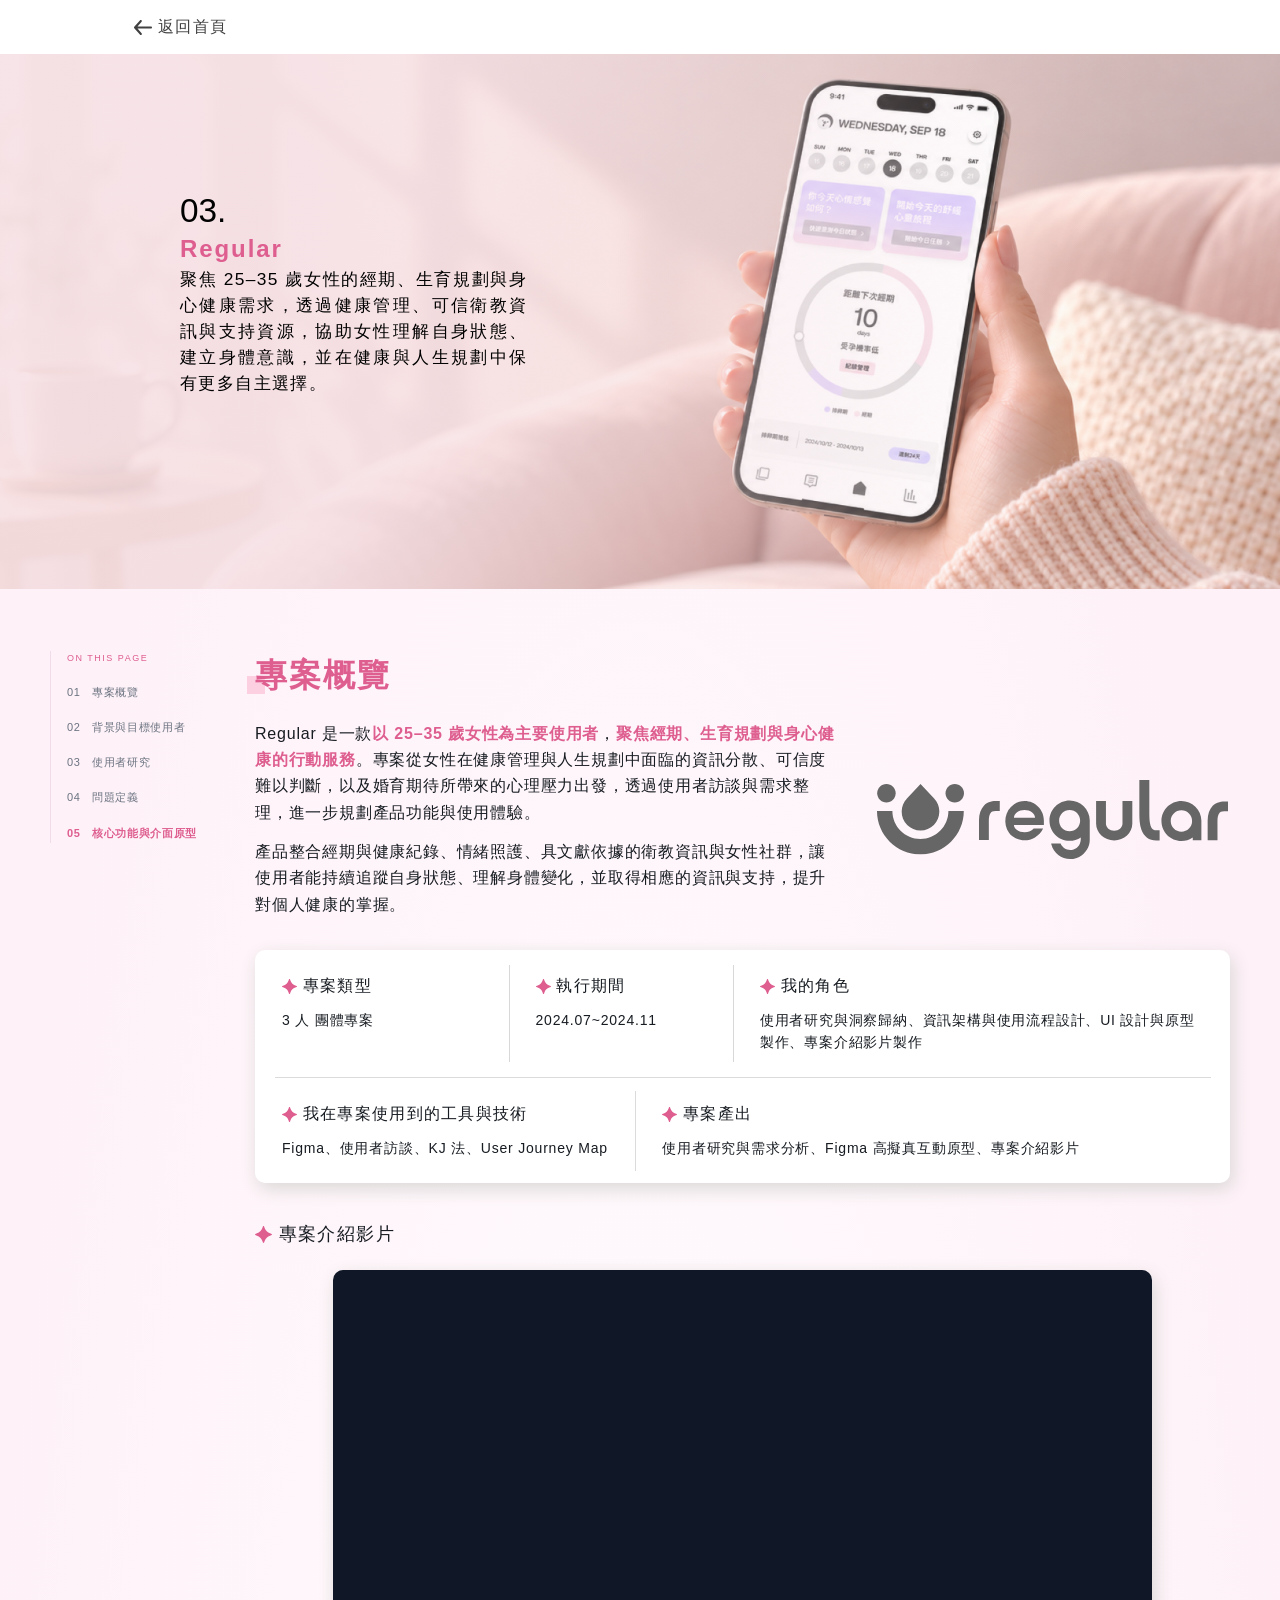
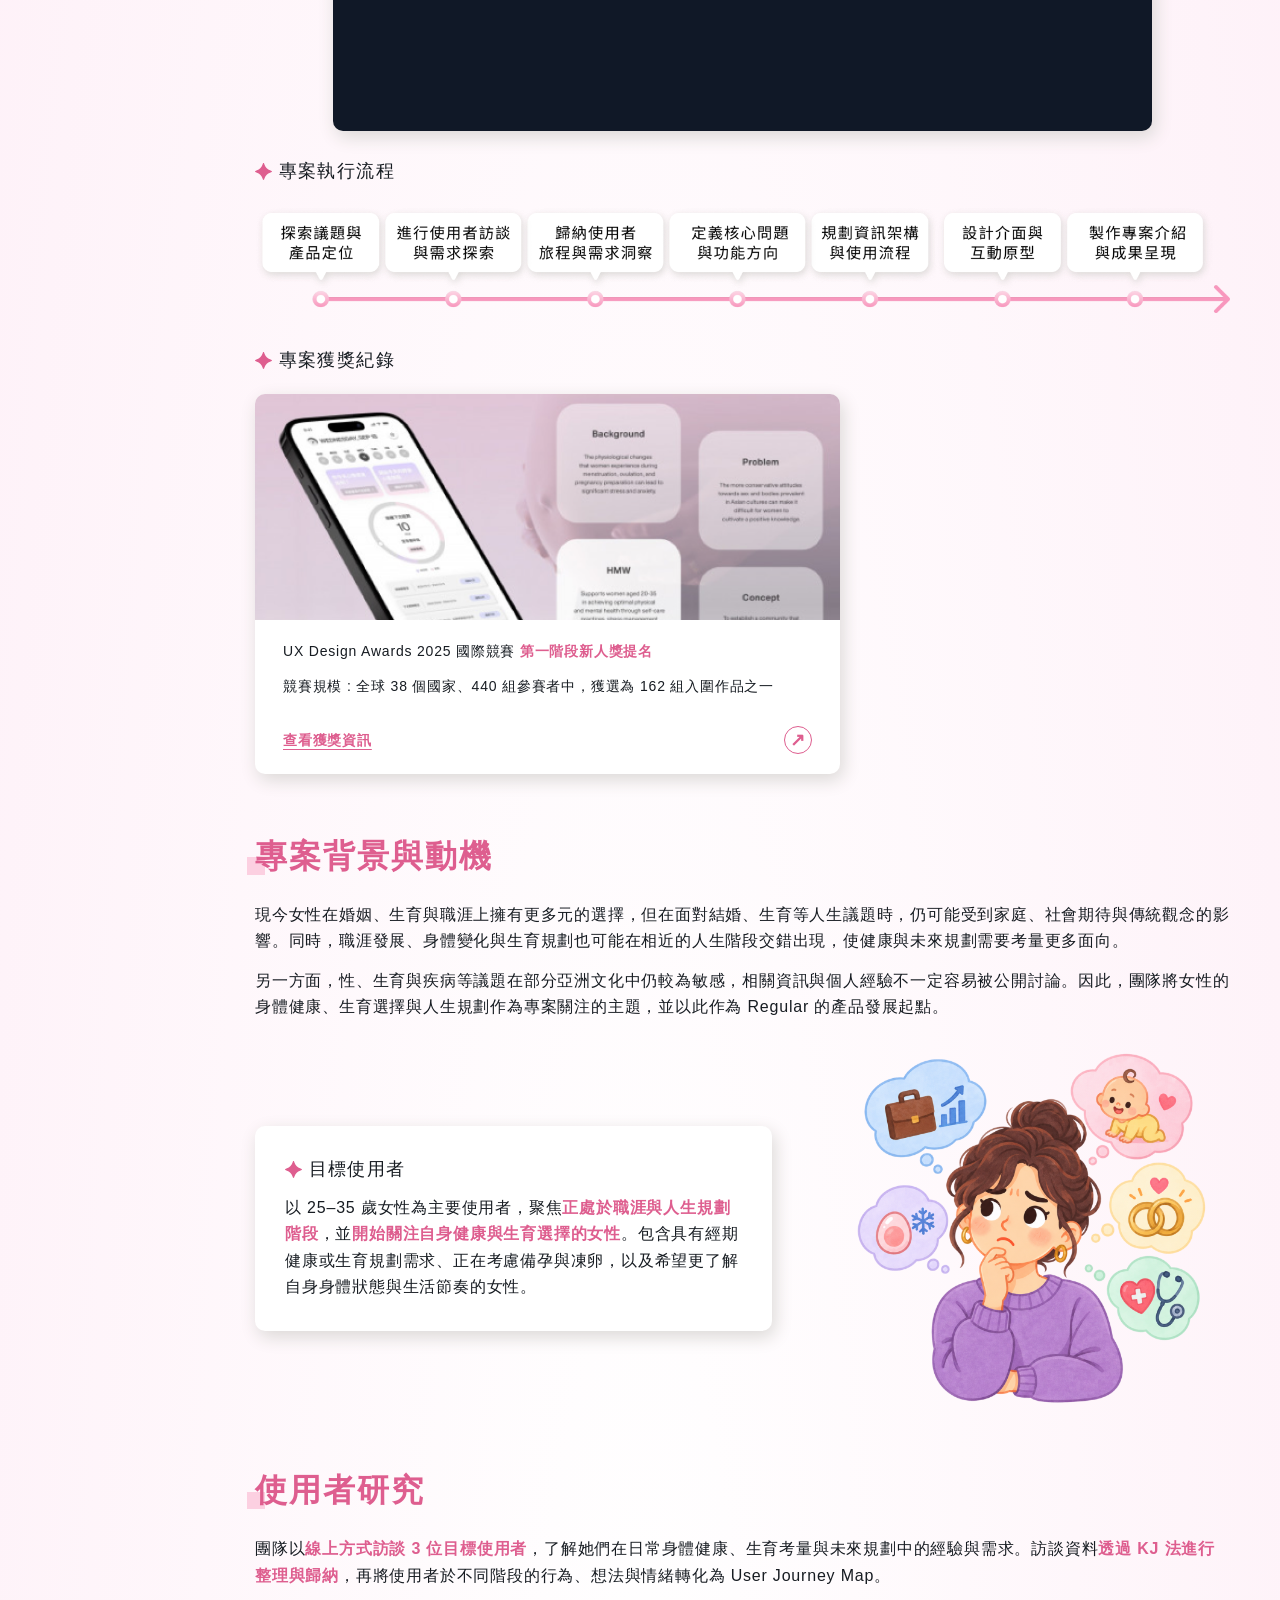
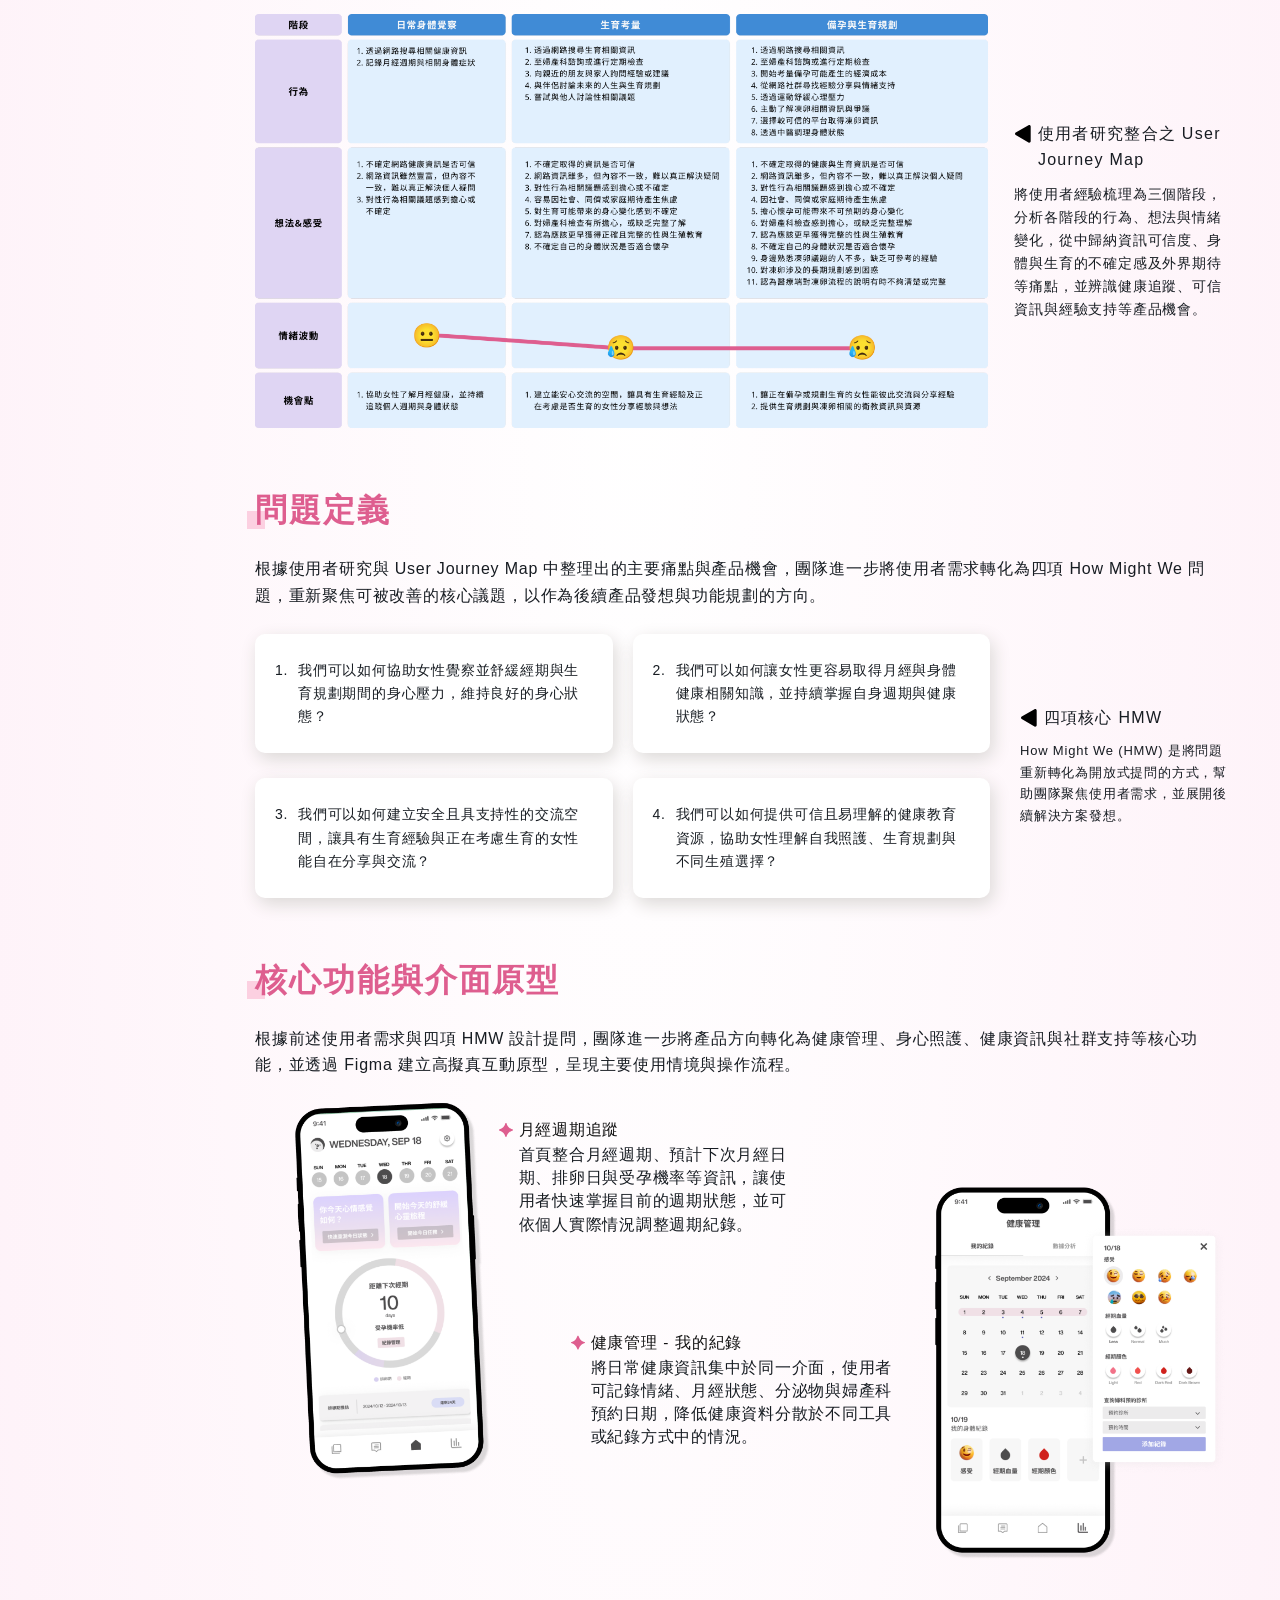
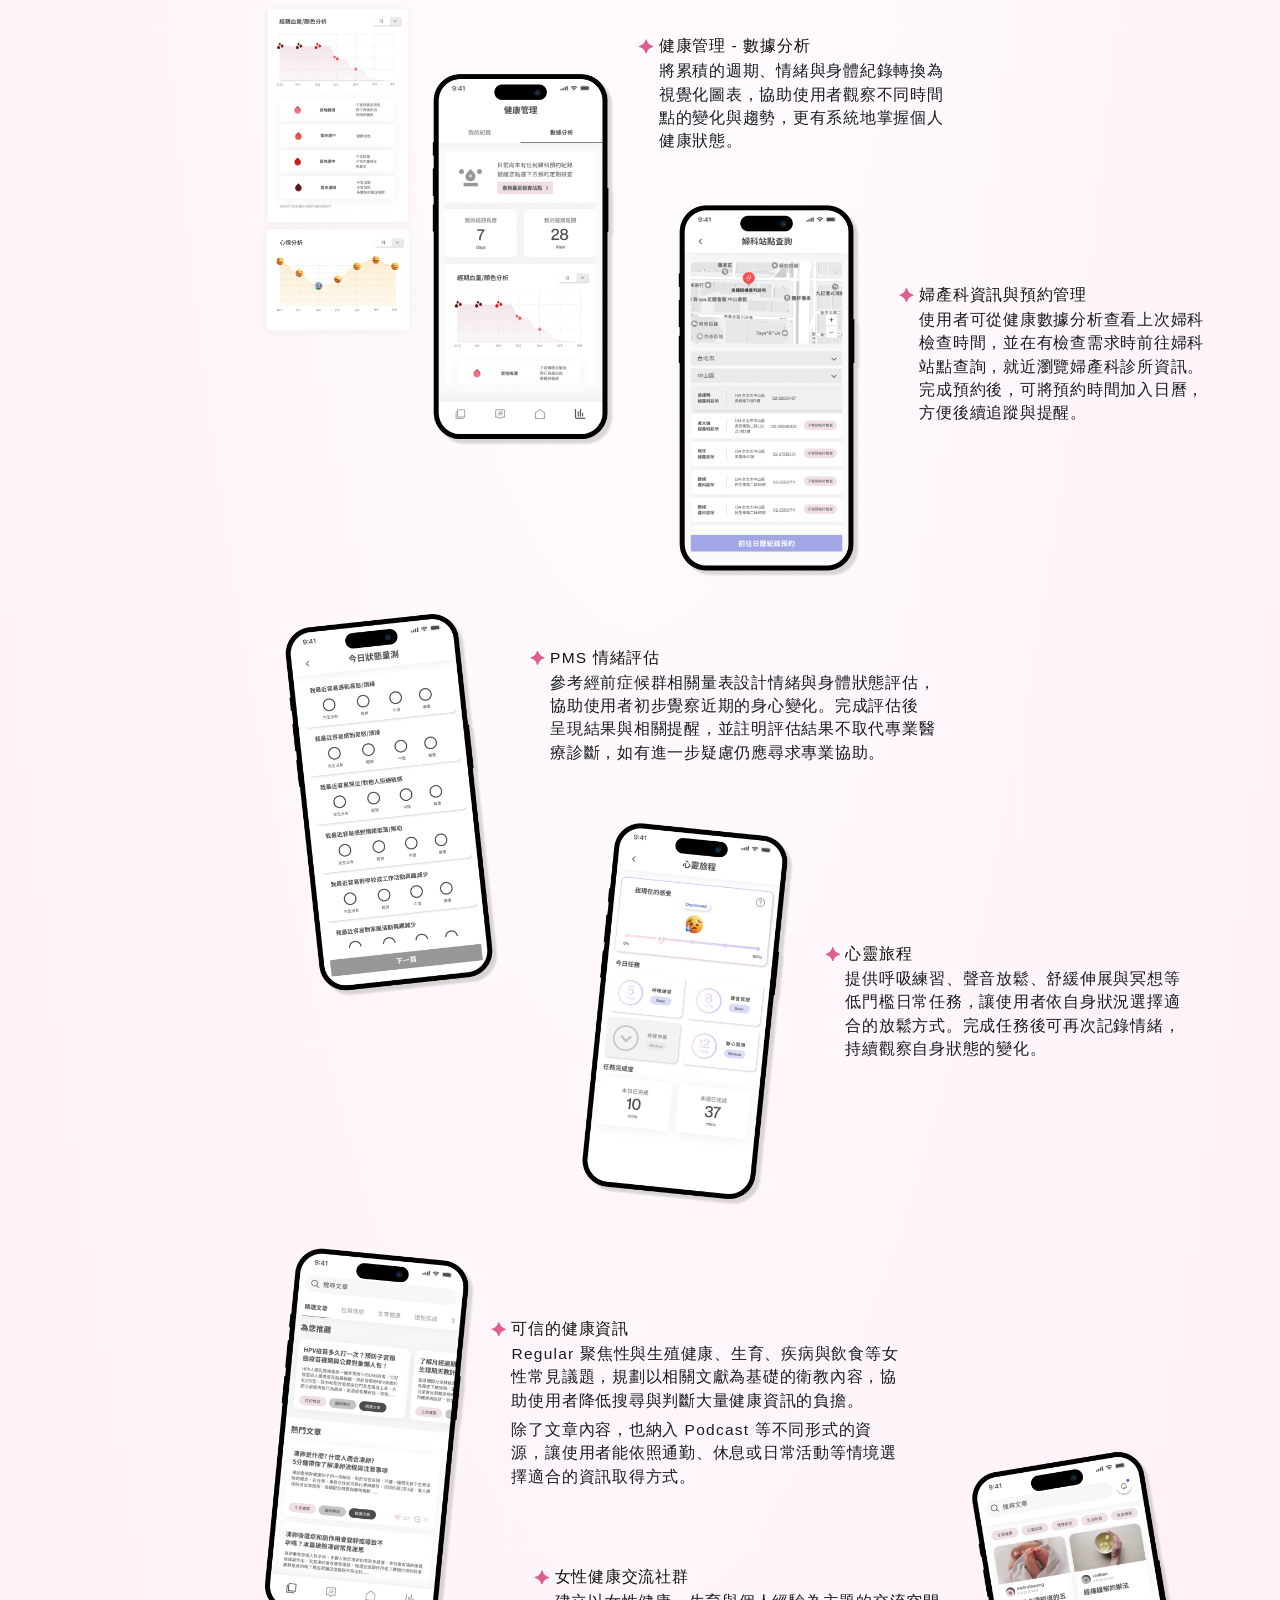
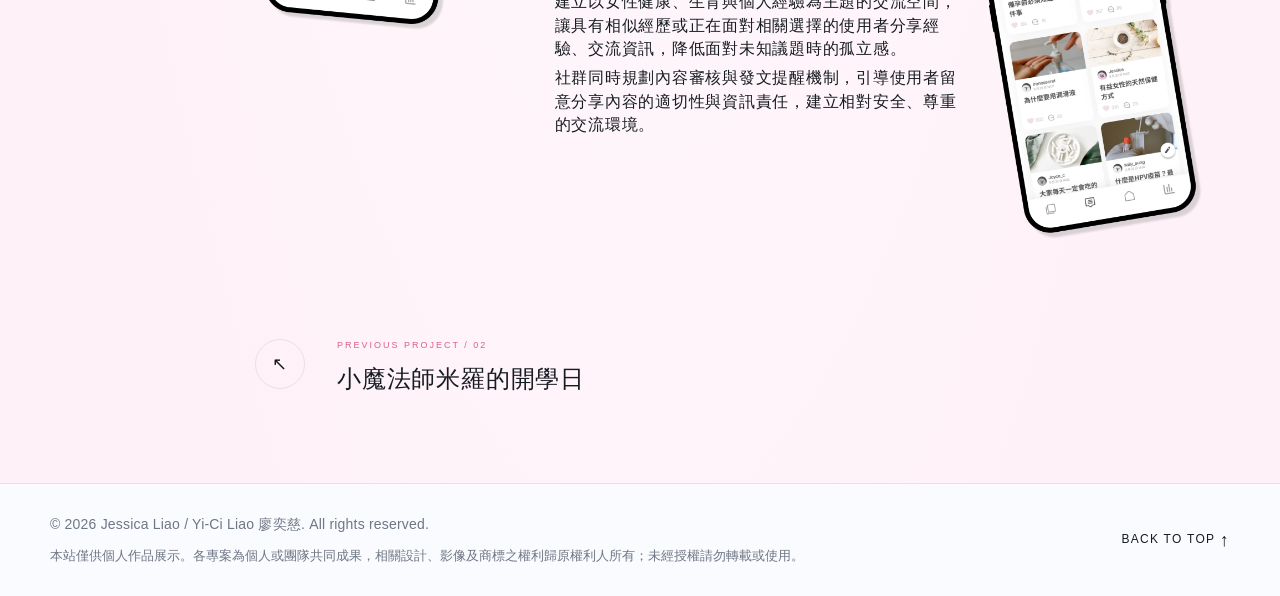
<file: project-regular.html>
<!doctype html><html lang="zh-Hant"><head><meta charset="utf-8"><meta name="viewport" content="width=device-width,initial-scale=1"><meta name="robots" content="noindex,nofollow"><meta name="description" content="Regular 女性身心健康管理 App：以使用者研究、需求分析與高擬真互動原型，回應女性的健康與生育規劃需求。"><meta name="theme-color" content="#fef1f8"><title>Regular｜Jessica Liao</title><link rel="icon" href="favicon.svg?v=yc" type="image/svg+xml"><link rel="preload" as="image" href="assets/case-banners/regular-phone.png"><link rel="stylesheet" href="style.css"><link rel="stylesheet" href="futures.css"><link rel="stylesheet" href="regular.css"><link rel="stylesheet" href="case-header.css"><link rel="stylesheet" href="case-banners.css"><link rel="stylesheet" href="award-links.css"><script defer src="site.js"></script><script defer src="futures.js"></script></head><body id="top" class="case-page regular fw-page rg-page"><a class="skip" href="#main">跳至主要內容</a><header class="case-header"><nav class="case-header-inner" aria-label="專案導覽"><a href="index.html#work"><span class="fw-icon case-back-icon" data-vector-fit="contain" aria-hidden="true"><img src="assets/futures-figma/imgVector2.svg" width="24" height="20" alt=""></span><span>返回首頁</span></a></nav><div class="progress" aria-hidden="true"></div></header><main id="main"><section class="case-cover regular fw-cover case-banner case-banner-regular" aria-labelledby="rg-project-name" data-design-node="3500:725"><div class="case-banner-canvas"><div class="case-banner-art" aria-hidden="true"><img class="case-banner-photo" data-design-node="3500:726" src="assets/case-banners/regular-phone.png" width="1920" height="883" alt="" decoding="async"><div class="case-banner-gradient" data-design-node="3500:727"></div></div><div class="fw-cover-copy"><span class="case-banner-number" data-design-node="3500:730">03.</span><h1 id="rg-project-name" data-design-node="3500:728">Regular</h1><p data-design-node="3500:729">聚焦 25–35 歲女性的經期、生育規劃與身心健康需求，透過健康管理、可信衛教資訊與支持資源，協助女性理解自身狀態、建立身體意識，並在健康與人生規劃中保有更多自主選擇。</p></div></div></section><div class="wrap case-layout fw-layout"><nav class="case-aside" aria-label="專案章節導覽"><small>ON THIS PAGE</small><a href="#overview">01　專案概覽</a><a href="#background">02　背景與目標使用者</a><a href="#research">03　使用者研究</a><a href="#problem">04　問題定義</a><a href="#features">05　核心功能與介面原型</a></nav><div class="fw-content"><section class="fw-section case-section" id="overview"><h2 class="fw-heading" data-design-node="3481:349">專案概覽</h2><div class="rg-overview"><div><p class="" data-design-node="3481:350">Regular 是一款<strong>以 25–35 歲女性為主要使用者</strong>，<strong>聚焦經期、生育規劃與身心健康的行動服務</strong>。專案從女性在健康管理與人生規劃中面臨的資訊分散、可信度難以判斷，以及婚育期待所帶來的心理壓力出發，透過使用者訪談與需求整理，進一步規劃產品功能與使用體驗。</p><p class="" data-design-node="3481:351">產品整合經期與健康紀錄、情緒照護、具文獻依據的衛教資訊與女性社群，讓使用者能持續追蹤自身狀態、理解身體變化，並取得相應的資訊與支持，提升對個人健康的掌握。</p></div><div class="rg-logo" role="img" aria-label="Regular 品牌標誌"><span class="rg-logo-symbol" data-vector-fit="contain" aria-hidden="true"><img src="assets/regular-figma/logo-symbol.svg" width="143" height="116" alt="" class="" loading="lazy" decoding="async"></span><span class="rg-logo-word" data-vector-fit="contain" aria-hidden="true"><img src="assets/regular-figma/logo-word.svg" width="401" height="127" alt="" class="" loading="lazy" decoding="async"></span></div></div><div class="fw-info"><div class="fw-info-top"><article><h3 class="fw-subheading"><span class="fw-icon" data-vector-fit="contain" aria-hidden="true"><img src="assets/regular-figma/subheading.svg" width="26" height="26" alt="" class="" loading="lazy" decoding="async"></span>專案類型</h3><p class="" data-design-node="3481:384">3 人 團體專案</p></article><article><h3 class="fw-subheading"><span class="fw-icon" data-vector-fit="contain" aria-hidden="true"><img src="assets/regular-figma/subheading.svg" width="26" height="26" alt="" class="" loading="lazy" decoding="async"></span>執行期間</h3><p class="" data-design-node="3481:371">2024.07~2024.11</p></article><article><h3 class="fw-subheading"><span class="fw-icon" data-vector-fit="contain" aria-hidden="true"><img src="assets/regular-figma/subheading.svg" width="26" height="26" alt="" class="" loading="lazy" decoding="async"></span>我的角色</h3><p class="" data-design-node="3481:376">使用者研究與洞察歸納、資訊架構與使用流程設計、UI 設計與原型製作、專案介紹影片製作</p></article><span class="fw-rule fw-info-v1" data-vector-fit="stretch" aria-hidden="true"><img src="assets/regular-figma/info-divider-one.svg" width="1" height="130" alt="" class="" loading="lazy" decoding="async"></span><span class="fw-rule fw-info-v2" data-vector-fit="stretch" aria-hidden="true"><img src="assets/regular-figma/info-divider-two.svg" width="1" height="130" alt="" class="" loading="lazy" decoding="async"></span></div><span class="fw-rule fw-info-h" data-vector-fit="stretch" aria-hidden="true"><img src="assets/regular-figma/info-divider-horizontal.svg" width="1553" height="1" alt="" class="" loading="lazy" decoding="async"></span><div class="fw-info-bottom"><article><h3 class="fw-subheading"><span class="fw-icon" data-vector-fit="contain" aria-hidden="true"><img src="assets/regular-figma/subheading.svg" width="26" height="26" alt="" class="" loading="lazy" decoding="async"></span>我在專案使用到的工具與技術</h3><p class="" data-design-node="3481:393">Figma、使用者訪談、KJ 法、User Journey Map</p></article><article><h3 class="fw-subheading"><span class="fw-icon" data-vector-fit="contain" aria-hidden="true"><img src="assets/regular-figma/subheading.svg" width="26" height="26" alt="" class="" loading="lazy" decoding="async"></span>專案產出</h3><p class="" data-design-node="3481:380">使用者研究與需求分析、Figma 高擬真互動原型、專案介紹影片</p></article><span class="fw-rule fw-info-v3" data-vector-fit="stretch" aria-hidden="true"><img src="assets/regular-figma/info-divider-two.svg" width="1" height="130" alt="" class="" loading="lazy" decoding="async"></span></div></div><div class="fw-video" id="project-video" role="group" aria-labelledby="rg-video-title"><h3 class="fw-subheading" id="rg-video-title"><span class="fw-icon" data-vector-fit="contain" aria-hidden="true"><img src="assets/regular-figma/subheading.svg" width="26" height="26" alt="" loading="lazy" decoding="async"></span>專案介紹影片</h3><div class="fw-video-player"><iframe width="840" height="473" src="https://www.youtube.com/embed/VXp5ZSu5_vA?si=lKCDsIhHakWTus6F" title="YouTube video player" frameborder="0" allow="accelerometer; autoplay; clipboard-write; encrypted-media; gyroscope; picture-in-picture; web-share" referrerpolicy="strict-origin-when-cross-origin" allowfullscreen></iframe></div></div><h3 class="fw-subheading"><span class="fw-icon" data-vector-fit="contain" aria-hidden="true"><img src="assets/regular-figma/subheading.svg" width="26" height="26" alt="" class="" loading="lazy" decoding="async"></span>專案執行流程</h3><figure class="rg-figure rg-process"><img src="assets/regular-figma/process.png" width="1661" height="181" alt="從探索議題到專案成果呈現的七個執行階段" class="" loading="lazy" decoding="async"></figure><h3 class="fw-subheading" id="awards"><span class="fw-icon" data-vector-fit="contain" aria-hidden="true"><img src="assets/regular-figma/subheading.svg" width="26" height="26" alt="" class="" loading="lazy" decoding="async"></span>專案獲獎紀錄</h3><a class="rg-award award-link" href="https://ux-design-awards.com/winners/2025-1-regular" target="_blank" rel="noopener noreferrer" aria-label="Regular：UX Design Awards 2025，查看獲獎資訊（另開新分頁）"><img src="assets/regular-figma/award.png" width="988" height="382" alt="Regular 參與 UX Design Awards 2025 國際競賽的專案圖像" class="" loading="lazy" decoding="async"><div><p class="" data-design-node="3481:399">UX Design Awards 2025 國際競賽  <strong>第一階段新人獎提名</strong></p><p class="" data-design-node="3481:400">競賽規模 : 全球 38 個國家、440 組參賽者中，獲選為 162 組入圍作品之一  </p><span class="award-link-label"><span>查看獲獎資訊</span><span class="award-link-icon" aria-hidden="true">↗</span></span></div></a></section><section class="fw-section case-section" id="background"><h2 class="fw-heading" data-design-node="3481:528">專案背景與動機</h2><p class="" data-design-node="3481:529">現今女性在婚姻、生育與職涯上擁有更多元的選擇，但在面對結婚、生育等人生議題時，仍可能受到家庭、社會期待與傳統觀念的影響。同時，職涯發展、身體變化與生育規劃也可能在相近的人生階段交錯出現，使健康與未來規劃需要考量更多面向。</p><p class="" data-design-node="3481:530">另一方面，性、生育與疾病等議題在部分亞洲文化中仍較為敏感，相關資訊與個人經驗不一定容易被公開討論。因此，團隊將女性的身體健康、生育選擇與人生規劃作為專案關注的主題，並以此作為 Regular 的產品發展起點。</p><div class="rg-audience"><article class="rg-card"><h3 class="fw-subheading"><span class="fw-icon" data-vector-fit="contain" aria-hidden="true"><img src="assets/regular-figma/feature-icon.svg" width="26" height="26" alt="" class="" loading="lazy" decoding="async"></span>目標使用者</h3><p class="" data-design-node="3481:534">以 25–35 歲女性為主要使用者，聚焦<strong>正處於職涯與人生規劃階段</strong>，並<strong>開始關注自身健康與生育選擇的女性</strong>。包含具有經期健康或生育規劃需求、正在考慮備孕與凍卵，以及希望更了解自身身體狀態與生活節奏的女性。</p></article><figure class="rg-figure "><img src="assets/regular-figma/audience.png" width="597" height="597" alt="女性在職涯、生育、婚姻與身體健康間的多面向考量" class="" loading="lazy" decoding="async"></figure></div></section><section class="fw-section case-section" id="research"><h2 class="fw-heading" data-design-node="3481:541">使用者研究</h2><p class="" data-design-node="3481:542">團隊以<strong>線上方式訪談 3 位目標使用者</strong>，了解她們在日常身體健康、生育考量與未來規劃中的經驗與需求。訪談資料<strong>透過 KJ 法進行整理與歸納</strong>，再將使用者於不同階段的行為、想法與情緒轉化為 User Journey Map。</p><div class="rg-research-grid"><figure class="rg-figure "><img src="assets/regular-figma/journey.png" width="1328" height="750" alt="使用者在日常身體覺察、生育考量與備孕規劃三階段的旅程" class="" loading="lazy" decoding="async"></figure><div><h3 class="fw-subheading case-caption"><span class="fw-icon case-arrow" data-vector-fit="contain" aria-hidden="true"><img src="assets/regular-figma/caption-arrow.svg" width="33" height="37" alt="" class="" loading="lazy" decoding="async"></span><span class="case-caption-text">使用者研究整合之 User Journey Map</span></h3><p class="" data-design-node="3481:547">將使用者經驗梳理為三個階段，分析各階段的行為、想法與情緒變化，從中歸納資訊可信度、身體與生育的不確定感及外界期待等痛點，並辨識健康追蹤、可信資訊與經驗支持等產品機會。</p></div></div></section><section class="fw-section case-section" id="problem"><h2 class="fw-heading" data-design-node="3481:551">問題定義</h2><p class="" data-design-node="3481:552">根據使用者研究與 User Journey Map 中整理出的主要痛點與產品機會，團隊進一步將使用者需求轉化為四項 How Might We 問題，重新聚焦可被改善的核心議題，以作為後續產品發想與功能規劃的方向。</p><div class="rg-hmw-layout"><ol class="rg-hmw-list"><li><p class="" data-design-node="3481:557">我們可以如何協助女性覺察並舒緩經期與生育規劃期間的身心壓力，維持良好的身心狀態？</p></li><li><p class="" data-design-node="3481:562">我們可以如何讓女性更容易取得月經與身體健康相關知識，並持續掌握自身週期與健康狀態？</p></li><li><p class="" data-design-node="3481:567">我們可以如何建立安全且具支持性的交流空間，讓具有生育經驗與正在考慮生育的女性能自在分享與交流？</p></li><li><p class="" data-design-node="3481:572">我們可以如何提供可信且易理解的健康教育資源，協助女性理解自我照護、生育規劃與不同生殖選擇？</p></li></ol><aside class="rg-hmw-note"><h3 class="fw-subheading case-caption"><span class="fw-icon case-arrow" data-vector-fit="contain" aria-hidden="true"><img src="assets/regular-figma/caption-arrow.svg" width="33" height="37" alt="" class="" loading="lazy" decoding="async"></span><span class="case-caption-text">四項核心 HMW</span></h3><p class="" data-design-node="3481:576">How Might We (HMW) 是將問題重新轉化為開放式提問的方式，幫助團隊聚焦使用者需求，並展開後續解決方案發想。</p></aside></div></section><section class="fw-section case-section" id="features"><h2 class="fw-heading" data-design-node="3481:580">核心功能與介面原型</h2><p class="" data-design-node="3481:581">根據前述使用者需求與四項 HMW 設計提問，團隊進一步將產品方向轉化為健康管理、身心照護、健康資訊與社群支持等核心功能，並透過 Figma 建立高擬真互動原型，呈現主要使用情境與操作流程。</p><div class="rg-feature-board"><div class="fw-diagram-stage" data-canvas-width="1760" data-canvas-height="855" style="aspect-ratio:1760/855"><div class="fw-diagram-canvas rg-feature-canvas" style="width:1760px;height:855px"><article class="rg-feature" id="cycle"><div class="rg-feature-visual"><div class="fw-slot rg-phone-slot rg-primary-slot" data-design-node="3481:583" style="left:69.000px;top:3.000px;width:360px;height:685px"><img src="assets/regular-figma/cycle.png" width="360" height="685" alt="月經週期追蹤" class="fw-slot-image" loading="lazy" decoding="async"></div></div><div class="rg-feature-copy"><h3 class="rg-feature-title" style="left:440.000px;top:33.000px"><span class="fw-icon" data-vector-fit="contain" aria-hidden="true"><img src="assets/regular-figma/feature-icon.svg" width="26" height="26" alt="" class="" loading="lazy" decoding="async"></span>月經週期追蹤</h3><p class="rg-feature-text" data-design-node="3481:586" style="left:476.000px;top:78.000px;width:491.0px">首頁整合月經週期、預計下次月經日期、排卵日與受孕機率等資訊，讓使用者快速掌握目前的週期狀態，並可依個人實際情況調整週期紀錄。</p></div></article><article class="rg-feature" id="record"><div class="rg-feature-visual"><div class="fw-slot rg-phone-slot rg-primary-slot" data-design-node="3481:582" style="left:1228.000px;top:158.000px;width:329px;height:671px"><img src="assets/regular-figma/record.png" width="329" height="671" alt="健康管理 - 我的紀錄：健康紀錄日曆" class="fw-slot-image" loading="lazy" decoding="async"></div><div class="fw-slot rg-phone-slot rg-detail-slot" data-design-node="3481:584" style="left:1494.000px;top:228.000px;width:258px;height:447px"><img src="assets/regular-figma/record-detail.png" width="258" height="447" alt="健康管理 - 我的紀錄：紀錄輸入介面" class="fw-slot-image" loading="lazy" decoding="async"></div></div><div class="rg-feature-copy"><h3 class="rg-feature-title" style="left:569.936px;top:417.000px"><span class="fw-icon" data-vector-fit="contain" aria-hidden="true"><img src="assets/regular-figma/feature-icon.svg" width="26" height="26" alt="" class="" loading="lazy" decoding="async"></span>健康管理 - 我的紀錄</h3><p class="rg-feature-text" data-design-node="3481:587" style="left:605.936px;top:462.000px;width:546.0px">將日常健康資訊集中於同一介面，使用者可記錄情緒、月經狀態、分泌物與婦產科預約日期，降低健康資料分散於不同工具或紀錄方式中的情況。</p></div></article></div></div></div><div class="rg-feature-board"><div class="fw-diagram-stage" data-canvas-width="1760" data-canvas-height="1055" style="aspect-ratio:1760/1055"><div class="fw-diagram-canvas rg-feature-canvas" style="width:1760px;height:1055px"><article class="rg-feature" id="analytics"><div class="rg-feature-visual"><div class="fw-slot rg-phone-slot rg-primary-slot" data-design-node="3485:654" style="left:321.000px;top:141.000px;width:329px;height:671px"><img src="assets/regular-figma/analytics.png" width="329" height="671" alt="健康管理 - 數據分析：數據分析介面" class="fw-slot-image" loading="lazy" decoding="async"></div><div class="fw-slot rg-phone-slot rg-detail-slot" data-design-node="3485:656" style="left:13.000px;top:5.000px;width:274px;height:426px"><img src="assets/regular-figma/analytics-detail-one.png" width="274" height="426" alt="健康管理 - 數據分析：週期與身體紀錄" class="fw-slot-image" loading="lazy" decoding="async"></div><div class="fw-slot rg-phone-slot rg-detail-slot" data-design-node="3485:657" style="left:1.000px;top:403.000px;width:298px;height:223px"><img src="assets/regular-figma/analytics-detail-two.png" width="298" height="223" alt="健康管理 - 數據分析：情緒分析圖表" class="fw-slot-image" loading="lazy" decoding="async"></div></div><div class="rg-feature-copy"><h3 class="rg-feature-title" style="left:693.064px;top:70.000px"><span class="fw-icon" data-vector-fit="contain" aria-hidden="true"><img src="assets/regular-figma/feature-icon.svg" width="26" height="26" alt="" class="" loading="lazy" decoding="async"></span>健康管理 - 數據分析</h3><p class="rg-feature-text" data-design-node="3485:648" style="left:729.064px;top:115.000px;width:521.0px">將累積的週期、情緒與身體紀錄轉換為視覺化圖表，協助使用者觀察不同時間點的變化與趨勢，更有系統地掌握個人健康狀態。</p></div></article><article class="rg-feature" id="clinic"><div class="rg-feature-visual"><div class="fw-slot rg-phone-slot rg-primary-slot" data-design-node="3485:655" style="left:765.000px;top:378.000px;width:329px;height:671px"><img src="assets/regular-figma/clinic.png" width="329" height="671" alt="婦產科資訊與預約管理：婦科站點查詢" class="fw-slot-image" loading="lazy" decoding="async"></div></div><div class="rg-feature-copy"><h3 class="rg-feature-title" style="left:1163.064px;top:519.000px"><span class="fw-icon" data-vector-fit="contain" aria-hidden="true"><img src="assets/regular-figma/feature-icon.svg" width="26" height="26" alt="" class="" loading="lazy" decoding="async"></span>婦產科資訊與預約管理</h3><p class="rg-feature-text" data-design-node="3485:649" style="left:1199.064px;top:564.000px;width:521.0px">使用者可從健康數據分析查看上次婦科檢查時間，並在有檢查需求時前往婦科站點查詢，就近瀏覽婦產科診所資訊。完成預約後，可將預約時間加入日曆，方便後續追蹤與提醒。</p></div></article></div></div></div><div class="rg-feature-board"><div class="fw-diagram-stage" data-canvas-width="1760" data-canvas-height="1110" style="aspect-ratio:1760/1110"><div class="fw-diagram-canvas rg-feature-canvas" style="width:1760px;height:1110px"><article class="rg-feature" id="pms"><div class="rg-feature-visual"><div class="fw-slot rg-phone-slot rg-primary-slot" data-design-node="3485:664" style="left:49.000px;top:15.000px;width:398px;height:702px"><img src="assets/regular-figma/pms.png" width="398" height="702" alt="PMS 情緒評估：身心狀態評估" class="fw-slot-image" loading="lazy" decoding="async"></div></div><div class="rg-feature-copy"><h3 class="rg-feature-title" style="left:496.596px;top:77.600px"><span class="fw-icon" data-vector-fit="contain" aria-hidden="true"><img src="assets/regular-figma/feature-icon.svg" width="26" height="26" alt="" class="" loading="lazy" decoding="async"></span>PMS 情緒評估</h3><p class="rg-feature-text" data-design-node="3485:666" style="left:532.596px;top:122.600px;width:710.0px">參考經前症候群相關量表設計情緒與身體狀態評估，協助使用者初步覺察近期的身心變化。完成評估後<br>呈現結果與相關提醒，並註明評估結果不取代專業醫療診斷，如有進一步疑慮仍應尋求專業協助。</p></div></article><article class="rg-feature" id="mind"><div class="rg-feature-visual"><div class="fw-slot rg-phone-slot rg-primary-slot" data-design-node="3485:665" style="left:584.658px;top:392.596px;width:395px;height:700px"><img src="assets/regular-figma/mind.png" width="395" height="700" alt="心靈旅程：放鬆任務與情緒紀錄" class="fw-slot-image" loading="lazy" decoding="async"></div></div><div class="rg-feature-copy"><h3 class="rg-feature-title" style="left:1029.596px;top:612.600px"><span class="fw-icon" data-vector-fit="contain" aria-hidden="true"><img src="assets/regular-figma/feature-icon.svg" width="26" height="26" alt="" class="" loading="lazy" decoding="async"></span>心靈旅程</h3><p class="rg-feature-text" data-design-node="3485:667" style="left:1065.596px;top:657.600px;width:606.0px">提供呼吸練習、聲音放鬆、舒緩伸展與冥想等低門檻日常任務，讓使用者依自身狀況選擇適合的放鬆方式。完成任務後可再次記錄情緒，持續觀察自身狀態的變化。</p></div></article></div></div></div><div class="rg-feature-board"><div class="fw-diagram-stage" data-canvas-width="1760" data-canvas-height="1130" style="aspect-ratio:1760/1130"><div class="fw-diagram-canvas rg-feature-canvas" style="width:1760px;height:1130px"><article class="rg-feature" id="information"><div class="rg-feature-visual"><div class="fw-slot rg-phone-slot rg-primary-slot" data-design-node="3485:675" style="left:11.998px;top:13.000px;width:392px;height:699px"><img src="assets/regular-figma/information.png" width="392" height="699" alt="可信的健康資訊：衛教文章與 Podcast" class="fw-slot-image" loading="lazy" decoding="async"></div></div><div class="rg-feature-copy"><h3 class="rg-feature-title" style="left:427.000px;top:142.000px"><span class="fw-icon" data-vector-fit="contain" aria-hidden="true"><img src="assets/regular-figma/feature-icon.svg" width="26" height="26" alt="" class="" loading="lazy" decoding="async"></span>可信的健康資訊</h3><p class="rg-feature-text" data-design-node="3485:676" style="left:463.000px;top:187.000px;width:710.0px">Regular 聚焦性與生殖健康、生育、疾病與飲食等女性常見議題，規劃以相關文獻為基礎的衛教內容，協助使用者降低搜尋與判斷大量健康資訊的負擔。</p><p class="rg-feature-text" data-design-node="3485:678" style="left:463.000px;top:324.000px;width:710.0px">除了文章內容，也納入 Podcast 等不同形式的資源，讓使用者能依照通勤、休息或日常活動等情境選擇適合的資訊取得方式。</p></div></article><article class="rg-feature" id="community"><div class="rg-feature-visual"><div class="fw-slot rg-phone-slot rg-primary-slot" data-design-node="3485:674" style="left:1285.998px;top:377.000px;width:434px;height:715px"><img src="assets/regular-figma/community.png" width="434" height="715" alt="女性健康交流社群：社群文章列表" class="fw-slot-image" loading="lazy" decoding="async"></div></div><div class="rg-feature-copy"><h3 class="rg-feature-title" style="left:504.936px;top:590.000px"><span class="fw-icon" data-vector-fit="contain" aria-hidden="true"><img src="assets/regular-figma/community-icon.svg" width="26" height="26" alt="" class="" loading="lazy" decoding="async"></span>女性健康交流社群</h3><p class="rg-feature-text" data-design-node="3485:677" style="left:540.936px;top:635.000px;width:729.0px">建立以女性健康、生育與個人經驗為主題的交流空間，讓具有相似經歷或正在面對相關選擇的使用者分享經驗、交流資訊，降低面對未知議題時的孤立感。</p><p class="rg-feature-text" data-design-node="3485:679" style="left:540.936px;top:772.000px;width:729.0px">社群同時規劃內容審核與發文提醒機制，引導使用者留意分享內容的適切性與資訊責任，建立相對安全、尊重的交流環境。</p></div></article></div></div></div></section><div class="end-nav"><a class="prev-project" href="project-ai.html"><span class="case-arrow-glyph" aria-hidden="true">↖</span><div><small>PREVIOUS PROJECT / 02</small><h2>小魔法師米羅的開學日</h2></div></a></div></div></div></main><footer class="site-footer"><div class="wrap footer-inner"><div><p>© <span data-year>2026</span> Jessica Liao / Yi-Ci Liao 廖奕慈. All rights reserved.</p><p>本站僅供個人作品展示。各專案為個人或團隊共同成果，相關設計、影像及商標之權利歸原權利人所有；未經授權請勿轉載或使用。</p></div><a href="#top">BACK TO TOP <span class="case-arrow-glyph" aria-hidden="true">↑</span></a></div></footer></body></html>
</file>
<file: style.css>
:root{--ink:#1d2430;--muted:#667280;--line:#dce3ed;--blue:#7096e0;--accent:#7096e0;--highlight:#7096e0;--tint:#eaf6fc;--serif:Georgia,'Times New Roman',serif;--shadow:0 9px 25px #233e5b09}*{box-sizing:border-box}html{scroll-behavior:smooth;scroll-padding-top:110px}body{margin:0;background:#f7f9fe;color:var(--ink);font:15px/1.95 'Noto Sans TC','PingFang TC','Microsoft JhengHei',sans-serif;-webkit-font-smoothing:antialiased}a{color:inherit;text-decoration:none}button{font:inherit;color:inherit;cursor:pointer}a:focus-visible,button:focus-visible,summary:focus-visible{outline:3px solid var(--accent);outline-offset:5px}::selection{background:#d2deff}img{display:block;max-width:100%;height:auto}h1,h2,h3,h4,p{margin-top:0}h1,h2,h3,h4{line-height:1.6}button{border:0}a,button{touch-action:manipulation}.wrap{width:min(1200px,calc(100% - 100px));margin-inline:auto}.skip{position:absolute;top:-200px;left:20px;background:white;padding:10px;z-index:200}.skip:focus{top:5px}.site-header{position:sticky;top:0;z-index:40;background:#f8faffeb;backdrop-filter:blur(16px);border-bottom:1px solid #dce3edb3}.nav{height:78px;display:flex;align-items:center;justify-content:space-between;gap:20px}.brand{font:600 22px var(--serif);letter-spacing:.1px}.nav-links{display:flex;align-items:center;gap:36px;font-size:12px;letter-spacing:.6px}.nav-links a:hover{color:var(--blue)}.nav-mail{border:1px solid #cbd4e5;border-radius:30px;padding:5px 17px}.progress{position:absolute;left:0;bottom:-1px;height:2px;width:100%;transform:scaleX(0);transform-origin:left;background:var(--accent)}.chapter{padding:94px 0}.title-row{display:flex;align-items:end;justify-content:space-between;gap:25px;margin-bottom:42px}.section-heading{font:700 clamp(40px,4.5vw,66px)/1.1 var(--serif);letter-spacing:-1.5px;margin:0}.section-heading:after{content:'.'}.overline{font-size:10px;letter-spacing:2.3px;color:var(--muted);font-weight:500;margin-bottom:12px}.title-row>p{font-size:12px;color:var(--muted);margin:0;max-width:360px}.about-section{background:radial-gradient(ellipse at 75% 20%,#e9edfe80,transparent 60%),#f7f9fe}.about-layout{display:grid;grid-template-columns:250px 1fr;gap:70px}.portrait-wrap img{width:100%;aspect-ratio:311/335;object-fit:cover;border-radius:4px}.portrait-wrap h3{font-size:24px;margin:20px 0 1px;letter-spacing:2px}.portrait-wrap .english-name{font:20px var(--serif);margin:0 0 11px}.email{font-size:11px;display:inline-block;border-bottom:1px solid #bbc9db;overflow-wrap:anywhere}.about-bio{font-size:15px;line-height:2.1;max-width:770px;margin-bottom:27px}.about-bio strong{font-weight:600;color:var(--highlight)}.about-details{display:grid;grid-template-columns:1fr 1fr;gap:28px 42px}.detail-title{font-size:17px;font-weight:600;margin:0 0 17px;display:flex;align-items:center;gap:8px}.detail-title:before{content:'✦';font-size:15px;color:var(--blue)}.timeline{padding-left:19px;border-left:1px solid #b8c6d9;margin-left:5px}.timeline-item{position:relative;margin-bottom:18px}.timeline-item:last-child{margin-bottom:0}.timeline-item:before{content:'';height:6px;width:6px;position:absolute;left:-23px;top:9px;border-radius:50%;background:#34435a}.timeline-item h4{font-size:12px;margin:0;font-weight:600}.timeline-item p{font-size:11px;margin:2px 0;color:var(--muted);line-height:1.8}.timeline-item small{font-size:9px;color:#7a8290;letter-spacing:.5px}.tool-list{display:flex;flex-wrap:wrap;gap:7px}.tool-list span{font-size:10px;line-height:1.5;border-radius:3px;background:#fff;border:1px solid #dce3ef;padding:7px 10px}.award-list{margin: 0; padding: 0 0 0 1.3em; list-style: disc outside; display: grid; gap: 10px}.award-list li{font-size: 11px; line-height: 1.7}.award-list span{display:block;font-size:10px;color:var(--muted)}.works-section{background:linear-gradient(150deg,#f5f9ff,#f1f2ff)}.project-grid{display:grid;grid-template-columns:repeat(3,1fr);gap:25px}.work-card{display:flex;flex-direction:column;background:white;box-shadow:var(--shadow);border:1px solid #e4e8f0;border-radius:4px;overflow:hidden;transition:transform .3s,box-shadow .3s}.work-card:hover{transform:translateY(-7px);box-shadow:0 15px 30px #384e6c13}.work-card-image{height:285px;overflow:hidden;position:relative}.work-card-image img{height:100%;width:100%;object-fit:cover;transition:transform .6s}.work-card:hover img{transform:scale(1.04)}.work-card:nth-child(1) .work-card-image img{object-position:40% center}.work-card:nth-child(2) .work-card-image img{object-position:45% center}.work-card:nth-child(3) .work-card-image img{object-position:50% 46%}.work-card-info{padding:26px 24px 23px;display:flex;flex-direction:column;flex:1}.work-card-info .overline{font-size:8px;letter-spacing:1.3px;color:var(--accent);margin-bottom:11px}.work-card-info h3{font-size:20px;font-weight:600;margin:0 0 6px;line-height:1.7}.work-card-info .project-sub{font-size:16px;margin-bottom:14px;font-weight:500;color:#495664}.work-card-info p{font-size:13px;color:var(--muted);line-height:2;margin-bottom:22px}.card-tags{display:flex;flex-wrap:wrap;gap:5px;margin-top:auto;margin-bottom:22px}.tag{font-size:9px;border:1px solid #dce3eb;border-radius:3px;padding:3px 7px;background:#fcfdff;line-height:1.6}.card-link{display:flex;justify-content:space-between;align-items:center;border-top:1px solid #e3e8ef;padding-top:14px;font-size:11px}.card-link span{font-size:19px;line-height:1}.contact-section{padding:65px 0;background:#edf1fc}.contact-inner{display:flex;justify-content:space-between;align-items:center;gap:30px}.contact-inner h2{font:700 44px var(--serif);margin:0 0 10px;letter-spacing:-1px}.contact-inner p{font-size:12px;color:var(--muted);margin:0}.contact-link{font-size:13px;border-bottom:1px solid #9fafd1;padding:7px 0;white-space:nowrap}.contact-link span{margin-left:25px;font-size:20px}.site-footer{padding:25px 0;background:#fafbff;border-top:1px solid #dee4ee}.footer-inner{display:flex;justify-content:space-between;gap:30px;align-items:center}.site-footer p{font-size:9px;color:#6e7784;margin:0;letter-spacing:.2px}.site-footer p+p{font-size:8px;margin-top:3px;letter-spacing:0}.site-footer a{font-size:10px;white-space:nowrap}.futures{--accent:#327aad;--tint:#eaf6fc;--deep:#235a85;--line:#d5e7f1}.milo{--accent:#966229;--tint:#fff8f1;--deep:#765020;--line:#eadfd1}.regular{--accent:#bc5f87;--tint:#fff4fb;--deep:#9b416b;--line:#efdce8}.case-page{background:var(--tint)}.breadcrumb{font-size:10px;color:#65707a;display:flex;gap:12px;margin-bottom:32px}.breadcrumb a{border-bottom:1px solid #a5b1c0}.case-tags{margin-top:24px;display:flex;gap:6px;flex-wrap:wrap}.case-tags .tag{background:#ffffff70;border-color:#ffffffb5;font-size:9px}.case-layout{display:grid;grid-template-columns:150px minmax(0,1fr);gap:55px;padding-top:62px;padding-bottom:20px}.case-aside{position:sticky;top:111px;align-self:start;display:grid;gap:16px;border-left:1px solid var(--line);padding-left:16px}.case-aside small{font-size:8px;letter-spacing:1.5px;color:var(--accent);margin-bottom:1px}.case-aside a{font-size:10px;color:#6b7380;line-height:1.6;transition:color .2s}.case-aside a.active{color:var(--deep);font-weight:600}.case-aside a:hover{color:var(--accent)}.case-main{min-width:0}.case-section{padding-bottom:64px;margin-bottom:55px;border-bottom:1px solid var(--line);scroll-margin-top:112px}.case-section:last-child{margin-bottom:0;border:0}.section-kicker{font-size:9px;letter-spacing:2px;color:var(--accent);margin-bottom:9px}.case-title{font-size:29px;font-weight:600;color:var(--deep);line-height:1.6;margin:0 0 23px;position:relative;display:inline-block;isolation:isolate}.case-title:before{content:'';position:absolute;left:-4px;bottom:4px;width:20px;height:18px;background:var(--accent);opacity:.18;z-index:-1}.case-main p{font-size:13px;line-height:2.1;color:#4c5661}.case-main p strong{font-weight:600;color:var(--highlight)}.overview-with-logo{display:grid;grid-template-columns:1fr 150px;gap:30px;align-items:start}.overview-logo{width:150px;mix-blend-mode:multiply}.overview-logo.regular-logo{width:150px;padding-top:10px}.info-panel{background:white;border:1px solid #ffffffc4;border-radius:7px;box-shadow:var(--shadow);display:grid;grid-template-columns:1fr .8fr 1.8fr;margin:28px 0;overflow:hidden}.info-item{padding:22px;border-right:1px solid var(--line);border-bottom:1px solid var(--line)}.info-item:nth-child(3){border-right:0}.info-item:nth-child(4){grid-column:1/3;border-bottom:0}.info-item:nth-child(5){grid-column:3;border:0}.info-label{display:flex;gap:7px;align-items:center;font-size:11px;font-weight:600;margin-bottom:9px}.info-label:before{content:'✦';color:var(--highlight);font-size:17px;line-height:1}.info-panel p{font-size:11px;margin:0;line-height:1.95}.subheading{font-size:16px;font-weight:600;margin:30px 0 16px;display:flex;align-items:center;gap:8px}.subheading:before{content:'✦';color:var(--highlight)}.process{list-style:none;display:flex;padding:0;margin:22px 0 0;gap:10px;counter-reset:flow}.process li{counter-increment:flow;flex:1;position:relative;background:white;border-radius:5px;box-shadow:var(--shadow);padding:15px 11px;text-align:center;font-size:10px;line-height:1.85}.process li:before{content:counter(flow,decimal-leading-zero);display:block;color:var(--accent);font:15px var(--serif);margin-bottom:8px}.process li:not(:last-child):after{content:'→';position:absolute;right:-10px;top:45%;color:var(--accent);z-index:2;font-size:14px}.white-card{padding:25px 27px;background:#fff;border:1px solid #ffffffc4;box-shadow:var(--shadow);border-radius:6px}.white-card h3{font-size:15px;font-weight:600;margin:0 0 10px;color:#262d36}.white-card p{font-size:12px;line-height:2;margin:0}.card-grid{display:grid;grid-template-columns:1fr 1fr;gap:20px;margin:25px 0}.card-grid.three{grid-template-columns:repeat(3,1fr)}.numbered-card{position:relative;padding-top:35px}.numbered-card .num{font:italic 38px var(--serif);color:var(--accent);position:absolute;left:22px;top:-18px}.card-bottom{padding-top:12px;border-top:1px solid var(--line);margin-top:14px}.card-bottom small{font-size:9px;color:var(--accent);letter-spacing:.5px}.card-bottom p{margin-top:4px}.feature-tags{display:flex;flex-wrap:wrap;gap:5px;margin-top:14px}.feature-tags span{font-size:9px;padding:2px 7px;background:#eef1f4;border-radius:3px}.quote{margin:27px 0;padding:25px 28px;border-left:3px solid var(--accent);background:#ffffffc4;font-size:18px;line-height:1.9;color:var(--deep);font-weight:500}.figure{margin:28px 0}.image-link{display:block;position:relative;overflow:hidden;background:#ffffffa6;border:1px solid #fff;border-radius:5px;box-shadow:var(--shadow);cursor:zoom-in}.image-link img{width:100%;transition:filter .25s}.image-link:hover img{filter:brightness(.97)}.zoom-label{position:absolute;bottom:10px;right:10px;padding:3px 9px;background:#ffffffed;border:1px solid #d4dce4;color:#526171;border-radius:4px;font-size:9px;line-height:1.7;box-shadow:0 2px 7px #263b4d09}.figure figcaption{font-size:10px;color:#6f7782;text-align:center;margin-top:10px;line-height:1.9}.figure-grid{display:grid;grid-template-columns:1fr 1fr;gap:20px}.figure-grid .figure{margin-top:12px;margin-bottom:12px}.figure-grid .image-link{height:100%;display:flex;align-items:center;justify-content:center}.figure-grid .figure{display:flex;flex-direction:column}.figure-grid .figure figcaption{flex-shrink:0}.figure-grid .figure img{max-height:560px;width:100%;object-fit:contain}.split-story{display:grid;grid-template-columns:1fr 1fr;gap:27px;align-items:center;margin:26px 0}.split-story .figure{margin:0}.split-story .white-card{height:100%}.split-story .white-card h3{margin-top:0}.split-story .white-card p+p{margin-top:12px}.award-card{background:white;border-radius:6px;box-shadow:var(--shadow);overflow:hidden}.award-card>img{width:100%;aspect-ratio:1.55;object-fit:cover}.award-card>div{padding:20px 23px}.award-card small{font-size:9px;letter-spacing:1.4px;color:var(--accent)}.award-card h3{font-size:15px;margin:7px 0}.award-card p{font-size:11px;margin:0;color:#6e7884}.awards-two{display:grid;grid-template-columns:1fr 1fr;gap:22px}.award-wide{display:grid;grid-template-columns:1.1fr 1fr;margin:28px 0;background:white;border-radius:6px;overflow:hidden;box-shadow:var(--shadow);align-items:center}.award-wide img{width:100%;height:100%;object-fit:cover}.award-wide>div{padding:27px}.award-wide small{font-size:9px;letter-spacing:1.5px;color:var(--accent)}.award-wide h3{font-size:22px;font-weight:500;margin:10px 0}.award-wide p{font-size:11px;margin:0}.metric-grid{display:grid;grid-template-columns:repeat(3,1fr);gap:15px;margin:25px 0}.metric{background:white;border:1px solid #fff;border-radius:6px;padding:22px 18px;box-shadow:var(--shadow)}.metric strong{font:37px var(--serif);letter-spacing:-1px;color:var(--accent);display:block;margin-bottom:8px}.metric span{font-size:10px;color:#65707b;line-height:1.9;display:block}.stat-caption{font-size:10px!important;color:#77808b!important}.mini-list{padding-left:19px;margin:10px 0 0;font-size:12px;color:#53606c;line-height:2.1}.mini-list li{margin-bottom:7px}.research-methods{display:flex;flex-wrap:wrap;gap:8px;margin:22px 0}.research-methods span{padding:8px 14px;border:1px solid var(--line);border-radius:4px;font-size:11px;background:white}.screen-grid{display:grid;grid-template-columns:1fr 1fr;gap:26px;margin-top:25px}.screen-card{background:#fff8;border:1px solid #fff;border-radius:6px;padding:23px;box-shadow:var(--shadow);display:flex;flex-direction:column}.screen-card .screen-visual{height:350px;display:flex;justify-content:center;align-items:center;margin:0 0 20px;box-shadow:none;background:transparent;border:0}.screen-visual img{height:100%;width:auto;max-width:100%;object-fit:contain}.screen-card h3{font-size:16px;color:var(--deep);margin-bottom:8px;display:flex;gap:7px}.screen-card h3:before{content:'✦';color:var(--accent)}.screen-card p{font-size:12px;margin:0;line-height:2}.case-end{padding:45px 0 55px;background:#ffffff63;border-top:1px solid var(--line)}.end-nav{display:flex;justify-content:space-between;align-items:center;gap:30px}.all-projects{font-size:11px;border-bottom:1px solid #a9b6c7;padding:5px 0;white-space:nowrap}.next-project,.prev-project{display:flex;align-items:center;gap:32px;max-width:70%}.next-project small,.prev-project small{font-size:9px;color:var(--accent);letter-spacing:2px}.next-project h2,.prev-project h2{font-size:24px;font-weight:500;margin:3px 0 0;line-height:1.6}.next-project>span,.prev-project>span{width:50px;height:50px;border:1px solid var(--line);border-radius:50%;display:grid;place-items:center;flex-shrink:0;font-size:25px;transition:background .2s}.next-project:hover>span,.prev-project:hover>span{background:white}.image-dialog{border:1px solid #d5dce9;border-radius:8px;padding:0;width:min(1360px,calc(100vw - 50px));max-width:none;max-height:95dvh;overflow:hidden;background:#f8f9fc}.image-dialog::backdrop{background:#142238d9;backdrop-filter:blur(5px)}.dialog-toolbar{display:flex;align-items:center;gap:10px;padding:11px 16px;background:white;border-bottom:1px solid #dce3ed}.dialog-toolbar p{margin:0 auto 0 0;font-size:11px;color:#6e7784}.dialog-toolbar button{background:#eef1f7;border:1px solid #dce3ed;border-radius:4px;padding:5px 12px;font-size:11px;white-space:nowrap}.dialog-viewer{overflow:auto;height:min(80dvh,900px);display:flex;align-items:flex-start;justify-content:center;padding:20px}.dialog-viewer img{max-width:100%;max-height:calc(80dvh - 40px);width:auto;height:auto;object-fit:contain;margin:auto}.dialog-viewer.is-zoomed{display:block}.dialog-viewer.is-zoomed img{max-width:none;max-height:none;margin:0 auto}.dialog-caption{margin:0;padding:10px 15px;background:white;border-top:1px solid #dce3ed;font-size:11px;color:#5d6878;text-align:center}.dialog-open{overflow:hidden}.empty{display:none}
@media(max-width:1100px){.wrap{width:calc(100% - 64px)}.about-layout{grid-template-columns:220px 1fr;gap:40px}.about-details{gap:28px}.project-grid{gap:17px}.work-card-image{height:240px}.work-card-info{padding:22px 18px}.work-card-info h3{font-size:18px}.case-layout{grid-template-columns:125px minmax(0,1fr);gap:30px}.case-aside{padding-left:12px}.info-panel{grid-template-columns:1fr 1fr}.info-item:nth-child(3){grid-column:1/-1;border-bottom:1px solid var(--line)}.info-item:nth-child(2){border-right:0}.info-item:nth-child(4){grid-column:1;border-bottom:0}.info-item:nth-child(5){grid-column:2}.info-item{padding:20px}.card-grid.three{grid-template-columns:1fr}.card-grid.three .numbered-card{padding-top:25px}.screen-card{padding:18px}.screen-card .screen-visual{height:300px}.case-title{font-size:27px}}@media(max-width:780px){.wrap{width:calc(100% - 40px)}.nav{height:68px;gap:15px}.brand{font-size:20px}.nav-links{gap:19px;font-size:10px;letter-spacing:0}.nav-mail{border:0;padding:0}.chapter{padding:63px 0}.title-row{margin-bottom:30px;align-items:start}.section-heading{font-size:43px}.title-row>p{font-size:10px;max-width:185px;line-height:1.9}.about-layout{grid-template-columns:190px 1fr;gap:27px}.portrait-wrap h3{font-size:22px}.portrait-wrap .english-name{font-size:19px}.email{font-size:10px}.about-bio{font-size:13px}.about-details{grid-template-columns:1fr;gap:24px}.about-details .detail:nth-child(2){grid-row:3}.detail-title{font-size:15px;margin-bottom:12px}.project-grid{grid-template-columns:1fr;gap:27px}.work-card{display:grid;grid-template-columns:1fr 1fr}.work-card-image{height:100%;min-height:320px}.work-card-info{padding:25px}.work-card-info h3{font-size:20px}.work-card-info p{font-size:13px;margin-bottom:15px}.work-card-info .project-sub{font-size:15px}.card-tags{margin-bottom:15px}.card-link{font-size:11px}.contact-inner h2{font-size:35px}.contact-link{font-size:11px;white-space:normal;overflow-wrap:anywhere}.contact-link span{margin-left:12px}.contact-inner{gap:25px}.footer-inner{align-items:start;gap:20px}.site-footer p{font-size:8px}.site-footer p+p{font-size:7px;max-width:450px}.site-footer a{font-size:9px}.breadcrumb{font-size:9px;margin-bottom:26px}.case-tags{margin-top:17px;gap:5px}.case-tags .tag{font-size:8px}.case-layout{display:block;padding-top:0}.case-aside{position:sticky;top:68px;z-index:30;display:flex;gap:23px;padding:15px 0;border-left:0;border-bottom:1px solid var(--line);background:var(--tint);overflow-x:auto;margin-bottom:33px;scrollbar-width:thin}.case-aside small{display:none}.case-aside a{white-space:nowrap;font-size:10px}.case-title{font-size:27px;margin-bottom:20px}.case-section{padding-bottom:45px;margin-bottom:40px;scroll-margin-top:145px}.case-main p{font-size:12px}.info-panel{margin:24px 0}.process{flex-wrap:wrap;gap:10px}.process li{flex:0 0 calc(25% - 8px);font-size:10px}.process li:after{display:none}.overview-with-logo{grid-template-columns:1fr 120px;gap:22px}.overview-logo{width:120px}.overview-logo.regular-logo{width:120px}.white-card{padding:23px}.white-card h3{font-size:14px}.white-card p{font-size:11px}.card-grid{gap:16px}.quote{font-size:16px;padding:20px}.metric strong{font-size:32px}.metric{padding:20px 14px}.metric span{font-size:10px}.next-project h2,.prev-project h2{font-size:20px}.case-end{padding:35px 0 40px}.next-project,.prev-project{gap:20px}.all-projects{font-size:10px}.screen-card .screen-visual{height:340px}}@media(max-width:520px){.brand{font-size:18px}.nav-links{gap:15px}.title-row{display:block}.title-row>p{max-width:none;margin-top:15px}.title-row .overline{font-size:8px}.section-heading{font-size:40px}.chapter{padding:55px 0}.about-layout{grid-template-columns:1fr;gap:30px}.portrait-wrap{display:grid;grid-template-columns:130px 1fr;gap:20px;align-items:center}.portrait-wrap img{grid-row:1;width:130px}.portrait-meta h3{margin:0 0 4px;font-size:24px}.portrait-meta .english-name{font-size:19px;margin-bottom:10px}.email{font-size:9px}.about-bio{font-size:12px;line-height:2.1;margin-bottom:25px}.about-details{grid-template-columns:1fr 1fr;gap:25px 22px}.about-details .detail:nth-child(2){grid-row:auto}.about-details .detail:last-child{grid-column:1/-1}.detail-title{font-size:14px}.timeline{padding-left:13px}.timeline-item:before{left:-17px;top:9px}.timeline-item h4{font-size:10px}.timeline-item p{font-size:9px}.timeline-item small{font-size:8px}.tool-list{gap:5px}.tool-list span{font-size:8px;padding:5px 6px}.award-list{grid-template-columns:1fr;gap:11px}.award-list li{font-size:10px}.award-list span{font-size:9px}.work-card{display:flex}.work-card-image{height:300px;min-height:0}.work-card-info{padding:25px}.work-card-info h3{font-size:22px}.work-card-info .overline{font-size:8px}.work-card-info .project-sub{font-size:16px}.work-card-info p{font-size:14px}.card-tags{margin-bottom:19px}.tag{font-size:9px}.card-link{font-size:12px}.work-card:nth-child(3) .work-card-image{height:340px}.contact-inner{display:block}.contact-link{display:inline-block;margin-top:20px}.contact-section{padding:40px 0}.contact-inner h2{font-size:34px}.footer-inner{display:block}.site-footer a{display:inline-block;margin-top:15px}.breadcrumb{margin-bottom:27px}.case-tags{margin-top:17px}.case-tags .tag{font-size:8px}.case-aside{gap:22px}.case-title{font-size:24px;line-height:1.6}.section-kicker{font-size:8px;letter-spacing:1.7px}.overview-with-logo{display:block}.overview-logo{width:130px;margin:20px auto}.overview-logo.regular-logo{width:180px;margin:26px auto}.info-panel{display:grid;grid-template-columns:1fr 1fr}.info-item{padding:17px 16px}.info-label{font-size:10px;gap:5px}.info-panel p{font-size:10px}.info-item:nth-child(4){grid-column:1/-1;border-right:0;border-bottom:1px solid var(--line)}.info-item:nth-child(5){grid-column:1/-1}.subheading{font-size:15px}.process li{flex:0 0 calc(33.333% - 7px);padding:14px 8px;font-size:9px}.process li:before{font-size:14px}.card-grid,.card-grid.three{grid-template-columns:1fr;gap:25px}.numbered-card{padding-top:29px}.white-card{padding:23px}.white-card h3{font-size:15px}.white-card p{font-size:12px}.card-bottom p{font-size:11px}.awards-two{grid-template-columns:1fr}.award-card>div{padding:20px}.award-card h3{font-size:15px}.split-story{grid-template-columns:1fr;gap:20px}.split-story .white-card{height:auto}.figure{margin:23px 0}.figure figcaption{font-size:9px;line-height:1.8}.figure-grid{grid-template-columns:1fr;gap:20px}.figure-grid .figure{margin:0}.figure-grid .figure img{max-height:600px}.zoom-label{font-size:8px;right:7px;bottom:7px}.quote{font-size:16px;padding:20px;line-height:1.9}.metric-grid{gap:9px}.metric{padding:17px 10px}.metric strong{font-size:28px;margin-bottom:5px}.metric span{font-size:9px}.case-main .stat-caption{font-size:9px!important}.research-methods{gap:6px}.research-methods span{font-size:10px;padding:6px 10px}.screen-grid{grid-template-columns:1fr;gap:22px}.screen-card{padding:24px}.screen-card .screen-visual{height:385px}.screen-card h3{font-size:17px}.screen-card p{font-size:12px}.award-wide{grid-template-columns:1fr}.award-wide img{max-height:260px;object-fit:cover}.award-wide>div{padding:25px}.award-wide h3{font-size:22px}.end-nav{align-items:flex-start}.next-project,.prev-project{gap:13px;max-width:68%}.next-project h2,.prev-project h2{font-size:17px;line-height:1.7}.next-project small,.prev-project small{font-size:8px;letter-spacing:1px}.next-project>span,.prev-project>span{height:37px;width:37px;font-size:21px}.all-projects{font-size:9px}.image-dialog{width:calc(100vw - 20px)}.dialog-toolbar{padding:10px;gap:6px}.dialog-toolbar p{font-size:9px}.dialog-toolbar button{font-size:10px;padding:5px 9px}.dialog-viewer{padding:10px;height:78dvh}.dialog-viewer img{max-height:calc(78dvh - 20px)}.dialog-caption{font-size:10px;line-height:1.7}.mini-list{font-size:11px}}@media(prefers-reduced-motion:reduce){html{scroll-behavior:auto}*,*:before,*:after{transition:none!important;animation:none!important}}
.card-copy{font-size:12px;line-height:2;color:#4c5661}.card-copy strong{font-weight:600;color:var(--highlight)}.card-copy .card-bottom{font-size:11px}.process li{font-size:11px}@media(max-width:780px){.card-copy{font-size:11px}.process li{font-size:10px}}@media(max-width:520px){.card-copy{font-size:12px}.process li{font-size:10px}}
.work-card.regular .work-card-image{background:#ebdcd8}

/* Home banner: separate background, live text, and original character. */
.home-banner{position:relative;isolation:isolate;overflow:hidden;background:radial-gradient(ellipse at 75% 20%,#e9edfe80,transparent 60%),#f7f9fe;height:calc(clamp(440px,38vw,640px) + 60px);color:#29374b;font-family:Arial,Helvetica,sans-serif}
.banner-background{position:absolute;inset:0;z-index:-1;pointer-events:none;opacity:.7}
.banner-background svg{display:block;width:100%;height:100%}
.banner-content{height:calc(100% - 60px);width:min(1200px,80%);margin-inline:auto;display:grid;grid-template-columns:minmax(0,1fr) minmax(0,1fr);grid-template-rows:minmax(0,1fr);align-items:center;gap:clamp(64px,8vw,130px);padding:24px 0 0}
.banner-copy{min-width:0;position:relative;z-index:2}
.banner-greeting{font-size:clamp(30px,3.7vw,62px);font-weight:750;letter-spacing:-.035em;line-height:1.1;margin:0 0 .2em}
.banner-copy h1{font-size:clamp(44px,6vw,100px);font-weight:900;letter-spacing:-.065em;line-height:1.1;white-space:nowrap;margin:0 0 .18em;color:var(--highlight)}
.banner-role{font-size:clamp(16px,1.4vw,22px);font-weight:500;letter-spacing:.08em;line-height:1.7;white-space:normal;text-wrap:balance;margin:0}
.banner-description{font-size:clamp(16px,1.35vw,22px);line-height:1.65;letter-spacing:.025em;font-weight:400;margin:1.6em 0 0;color:#596a7d}
.banner-character{position:relative;z-index:1;width:100%;max-width:460px;height:100%;object-fit:contain;object-position:center bottom;justify-self:end;align-self:end;min-height:0;transform:translateY(60px)}
@media(min-width:781px) and (max-width:1100px){.banner-content{width:84%;gap:7vw}.banner-copy h1{font-size:5.8vw}.banner-greeting{font-size:3.7vw}.banner-role{font-size:16px}.banner-description{font-size:16px}.banner-desktop-break{display:none}}
@media(max-width:780px){.home-banner{height:auto;min-height:0}.banner-content{width:82%;height:auto;grid-template-columns:1fr;grid-template-rows:auto auto;gap:92px;padding-block:44px 0}.banner-copy{width:100%;max-width:460px;justify-self:center}.banner-greeting{font-size:30px}.banner-copy h1{font-size:clamp(40px,8.5vw,60px);letter-spacing:-.055em;margin-bottom:.22em}.banner-role{font-size:16px;letter-spacing:.08em}.banner-description{font-size:16px;line-height:1.7;margin-top:1.4em}.banner-character{width:78%;max-width:340px;height:auto;max-height:none;justify-self:center;transform:none}.banner-background svg{width:140%;margin-left:-20%;opacity:.65}.banner-desktop-break{display:none}}
@media(min-width:521px) and (max-width:780px){.banner-content{padding-block:48px 0;gap:92px}.banner-copy{max-width:440px}.banner-character{max-width:330px}}
@media(max-width:380px){.banner-content{width:84%;gap:88px;padding-block:38px 0}.banner-copy h1{font-size:39px}.banner-greeting{font-size:28px}.banner-role{font-size:15px}.banner-character{width:76%}}

/* Supplied software logos with readable labels. */
.software-logos{display:grid;grid-template-columns:repeat(3,minmax(0,1fr));gap:18px 10px;list-style:none;padding:0;margin:0 0 23px}
.software-logos li{display:flex;flex-direction:column;align-items:center;justify-content:flex-start;gap:8px;min-width:0;text-align:center}
.software-logos img{width:38px;height:38px;object-fit:contain;flex:none}
.software-logos span{font-size:10px;line-height:1.5;color:#4c5661;overflow-wrap:anywhere}
@media(max-width:520px){.software-logos{gap:15px 5px;margin-bottom:18px}.software-logos img{width:31px;height:31px}.software-logos span{font-size:8px}}

/* About: readable type, four-column software grid, and dot-to-dot timelines. */
.about-section .about-bio{font-size:16px;line-height:2;margin-bottom:32px}
.about-section .title-row>p{font-size:14px;line-height:1.9}
.about-section .detail-title{font-size:19px;margin-bottom:20px}
.about-section .timeline{padding-left:24px;border-left:0;margin-left:0}
.about-section .timeline-item{position:relative;margin:0;padding-bottom:26px}
.about-section .timeline-item:last-child{padding-bottom:0}
.about-section .timeline-item:before{left:-24px;top:8px;width:8px;height:8px;background:var(--highlight);z-index:1}
.about-section .timeline-item:after{content:'';position:absolute;left:-20.5px;top:12px;width:1px;height:100%;background:#b8c9e6}
.about-section .timeline-item:last-child:after{content:none}
.about-section .timeline-item h4{font-size:15px;line-height:1.6}
.about-section .timeline-item p{font-size:14px;line-height:1.85;margin:5px 0}
.about-section .timeline-item small{font-size:12px;line-height:1.7;display:block}
.about-section .award-list{gap:17px}
.about-section .award-list li{font-size:15px;line-height:1.8;padding-left:0}
.about-section .award-list span{font-size:14px;line-height:1.8;margin-top:3px}
.about-section .software-logos{grid-template-columns:repeat(5,minmax(0,1fr));gap:20px 10px;margin-bottom:23px}
.about-section .software-logos img{width:36px;height:36px}
.about-section .software-logos span{font-size:11px;line-height:1.5}
.about-section .tool-list span{font-size:12px;padding:7px 10px}
.about-section .email{font-size:12px}
.works-section .title-row>p{font-size:14px;line-height:1.9}
@media(max-width:1100px){.about-section .about-details{grid-template-columns:1fr;gap:34px}.about-section .about-details .detail:nth-child(2){grid-row:auto}.about-section .software-logos{max-width:430px}}
@media(max-width:520px){.about-section .about-details{grid-template-columns:1fr;gap:34px}.about-section .about-bio{font-size:15px}.about-section .detail-title{font-size:18px}.about-section .software-logos{gap:20px 12px}.about-section .software-logos img{width:36px;height:36px}.about-section .software-logos span{font-size:11px}.about-section .award-list li{font-size:15px}.about-section .award-list span{font-size:14px}.about-section .email{font-size:10px}.about-section .title-row>p,.works-section .title-row>p{font-size:13px}}


.work-card.futures .work-card-image{background:linear-gradient(#c3e2ef,#e1edf5)}


/* Project covers: one full-width background with independent overlaid text. */
.case-cover{position:relative;isolation:isolate;overflow:hidden;width:100%;min-height:clamp(500px,45.52vw,874px);display:flex;align-items:center;background-color:var(--tint);background-size:cover;background-position:center;background-repeat:no-repeat}
.case-cover.futures{background-image:url('assets/futures-cover.webp?v=20261019-2055')}
.case-cover.milo{background-image:url('assets/milo-cover.webp');--cover-wash:248,242,231;background-position:center 48%}
.case-cover.regular{background-image:url('assets/regular-cover.webp');--cover-wash:249,236,234;background-position:center 43%}
.case-cover.milo:before,.case-cover.regular:before{content:'';position:absolute;inset:0;z-index:-1;background:linear-gradient(90deg,rgba(var(--cover-wash),.98),rgba(var(--cover-wash),.91) 30%,rgba(var(--cover-wash),.48) 49%,rgba(var(--cover-wash),0) 75%);pointer-events:none}
.case-cover-inner{display:block;width:100%;position:relative}
.case-cover-copy{position:relative;width:min(41%,600px);margin-left:7%;padding:42px 0;z-index:1}
.case-cover .breadcrumb{font-size:11px;margin-bottom:22px;flex-wrap:wrap}
.case-cover .cover-number{font:48px/1 var(--serif);display:block;margin-bottom:18px;letter-spacing:-2px}
.case-cover h1{font-size:clamp(29px,2.5vw,44px);letter-spacing:.2px;line-height:1.45;margin:0 0 12px;color:var(--deep);font-weight:600;overflow-wrap:anywhere}
.case-cover.milo h1{font-size:clamp(27px,2.2vw,39px)}
.case-cover-sub{font-size:16px;margin:0 0 20px;color:#42505c;font-weight:500;line-height:1.8}
.case-cover-desc{font-size:14px;line-height:2;max-width:470px;margin:0;color:#35414d}
.case-cover .case-tags{margin-top:22px}
.case-cover .case-tags .tag{font-size:11px;background:#ffffffb3;border-color:#ffffffbd}
@media(max-width:1100px){.case-cover{min-height:540px}.case-cover-copy{width:44%;margin-left:5%;padding:36px 0}.case-cover h1{font-size:30px}.case-cover.milo h1{font-size:28px}.case-cover-sub{font-size:14px}.case-cover-desc{font-size:13px}.case-cover .cover-number{font-size:42px}}
@media(max-width:780px){.case-cover{min-height:610px;align-items:flex-end;background-position:65% center}.case-cover-copy{width:auto;max-width:560px;margin:0;padding:180px 7% 36px;box-sizing:content-box}.case-cover.futures{--cover-wash:222,239,248}.case-cover:before,.case-cover.milo:before,.case-cover.regular:before{content:'';position:absolute;inset:0;z-index:-1;pointer-events:none;background:linear-gradient(0deg,rgba(var(--cover-wash),.99),rgba(var(--cover-wash),.94) 42%,rgba(var(--cover-wash),.12) 83%)}.case-cover .breadcrumb{margin-bottom:18px;font-size:10px}.case-cover .cover-number{font-size:38px;margin-bottom:14px}.case-cover h1,.case-cover.milo h1{font-size:29px}.case-cover-sub{font-size:14px;margin-bottom:15px}.case-cover-desc{font-size:13px;max-width:none}.case-cover .case-tags{margin-top:18px}.case-cover .case-tags .tag{font-size:10px}}




/* Match all three supplied covers without letterboxing or cropping. */
.project-grid .work-card .work-card-image{width:100%;height:auto;min-height:0;aspect-ratio:544/350;flex:none}
.project-grid .work-card .work-card-image img{display:block;width:100%;height:100%;object-fit:cover;object-position:center}
@media(max-width:780px){.project-grid .work-card{display:flex;flex-direction:column}}

/* Readable homepage project labels and a closer About column balance. */
.works-section .card-tags{gap:7px}
.works-section .card-tags .tag{font-size:13px;line-height:1.6;padding:4px 9px}
@media(min-width:1101px){
 .about-section .about-details{grid-template-columns:minmax(260px,.8fr) minmax(0,1.2fr);column-gap:28px}
 .about-section .software-logos{max-width:400px}
}

/* Software retains its logo grid; skills use four readable text groups. */
.about-section .software-logos{margin-bottom:0}
.about-section .skills-detail{grid-column:1/-1;min-width:0;margin-top:6px}
.about-section .skills-grid{display:grid;grid-template-columns:repeat(2,minmax(0,1fr));gap:24px}
.about-section .skill-group{min-width:0;padding:22px 24px;background:#fff;border:1px solid #dce3ed;border-radius:15px}
.about-section .skill-group h4{font-size:16px;font-weight:600;line-height:1.7;margin:0 0 12px}
.about-section .skill-group ul{margin:0;padding-left:1.3em;font-size:15px;line-height:1.95;color:#4c5661;overflow-wrap:anywhere}
.about-section .skill-group li+li{margin-top:5px}
.about-section .award-list li::marker,.about-section .skill-group li::marker{font-size: 15px}
@media(max-width:1100px){.about-section .skills-grid{grid-template-columns:1fr;gap:20px}}
@media(max-width:520px){.about-section .skills-detail{margin-top:0}.about-section .skill-group{padding:20px 18px}}

/* Legible copyright text and black education/experience timelines. */
.site-footer{padding-block:28px}
.site-footer p{font-size:14px;line-height:1.8}
.site-footer p+p{font-size:13px;line-height:1.85;margin-top:7px}
.site-footer a{font-size:12px}
.about-section .timeline{color:#000}
.about-section .timeline-item h4,.about-section .timeline-item p,.about-section .timeline-item small{color:inherit}
.about-section .timeline-item:before,.about-section .timeline-item:after{background:#000}
@media(max-width:780px){.site-footer .footer-inner{flex-direction:column;align-items:flex-start;gap:16px}.site-footer p+p{max-width:none}}

/* Match the gap before Selected Projects to the space above About Me. */
.about-section,.works-section{--home-section-gap:94px}
.about-section{padding-top:var(--home-section-gap);padding-bottom:calc(var(--home-section-gap) / 2)}
.works-section{padding-top:calc(var(--home-section-gap) / 2)}
@media(max-width:780px){.about-section,.works-section{--home-section-gap:63px}}
@media(max-width:520px){.about-section,.works-section{--home-section-gap:55px}}

.end-nav .next-project{margin-left:auto}
</file>
<file: case-header.css>
/* White homepage navigation and compact return navigation for case studies. */
.site-header{background:#fff;backdrop-filter:none}
.case-header{position:sticky;top:0;z-index:40;display:block;width:100%;height:62px;background:#fff;border-bottom:1px solid #e8ebef;letter-spacing:.08em}
.case-header-inner{display:flex;align-items:center;width:79%;height:100%;margin-inline:auto}
.case-header-inner>a{display:inline-flex;align-items:center;gap:10px;color:#414141;font-size:14px;line-height:1.5}
.case-page .case-aside{top:96px;max-height:calc(100svh - 120px);overflow-y:auto;scrollbar-width:thin}
.case-page .fw-layout .fw-section.case-section{scroll-margin-top:96px}
.case-arrow{width:calc(18px / var(--canvas-scale,1))!important;height:calc(18px / var(--canvas-scale,1))!important;flex:0 0 calc(18px / var(--canvas-scale,1))!important;vertical-align:middle}
.case-arrow img{position:absolute;left:0;top:0;width:auto;height:auto;max-width:none;transform-origin:top left}
.case-arrow-glyph,.case-page .next-project>.case-arrow-glyph,.case-page .prev-project>.case-arrow-glyph{font-size:18px;line-height:1;vertical-align:middle}
.case-page .fw-challenge-arrow{display:flex;align-items:center;justify-content:center}
@media(max-width:780px){.case-header{height:54px}.case-header-inner{width:88%}.case-page .case-aside{top:54px;max-height:none;overflow-x:auto;overflow-y:hidden}.case-page .fw-layout .fw-section.case-section{scroll-margin-top:126px}}

/* Center annotation arrows on the first text line, including wrapped captions. */
.case-page .fw-content .case-caption{display:flex;align-items:flex-start;flex-wrap:nowrap;gap:.35em}
.case-page .case-caption>.case-arrow{align-self:flex-start;margin:calc((1lh - 18px / var(--canvas-scale,1)) / 2) 0 0!important}
.case-caption-text{min-width:0}
</file>
<file: futures.css>
.fw-page{--fw-blue:#2162b6;--fw-red:#d04d4d;--fw-shadow:3px 6px 18.5px #dbd8d6;--accent:#2162b6;background:radial-gradient(ellipse at center,#fff 0,#ebf7fd 85%);color:#171c22;font-family:'Noto Sans TC','PingFang TC','Microsoft JhengHei',sans-serif;font-size:clamp(15px,1.25vw,24px);line-height:1.65;letter-spacing:.08em}
.fw-page strong{font-weight:700;color:var(--fw-blue)}
.fw-nav{height:62px;position:sticky;top:0;z-index:40;background:#bfe0f1;display:flex;align-items:center;padding-inline:10.5%;font-size:clamp(14px,1.04vw,20px);letter-spacing:.08em}
.fw-nav>a{display:inline-flex;align-items:center;gap:10px;color:#414141}
.fw-nav .fw-icon{width:24px;height:20px}
.fw-page .fw-cover{display:block;width:100%;height:auto;min-height:0;aspect-ratio:1920/874;background-image:url('assets/futures-cover.webp?v=20261019-2055');background-size:cover;background-position:center;position:relative;isolation:isolate}
.fw-page .fw-cover:before{content:none}
.fw-cover-copy{position:absolute;left:14.06%;top:48%;width:27.14%;padding:0;margin:0}
.fw-cover-copy h1{font-size:clamp(20px,1.875vw,36px);line-height:1.5;letter-spacing:.08em;font-weight:700;color:var(--fw-blue);margin:0}
.fw-cover-copy p{font-size:clamp(14px,1.354vw,26px);font-weight:500;line-height:1.5;letter-spacing:.08em;margin:0}
.fw-content{width:min(1640px,85.42%);margin-inline:auto;padding-top:clamp(40px,3.75vw,72px);padding-bottom:clamp(60px,7.5vw,144px)}
.fw-section{margin-bottom:clamp(54px,4.7vw,90px);scroll-margin-top:90px}
.fw-section:last-child{margin-bottom:0}
.fw-heading{font-size:clamp(25px,2.604vw,50px);color:var(--fw-blue);line-height:1.5;letter-spacing:.08em;font-weight:700;margin:0 0 clamp(20px,1.25vw,24px);position:relative;isolation:isolate}
.fw-heading:before{content:'';position:absolute;left:-8px;bottom:5px;width:.56em;height:.56em;background:#bdd7f8;z-index:-1}
.fw-content p{margin:0 0 .8em;line-height:1.65}
.fw-overview-grid{display:grid;grid-template-columns:minmax(0,1044fr) minmax(0,518fr);gap:4.8%;align-items:center;margin-bottom:clamp(25px,3.2vw,62px)}
.fw-overview-grid>div{min-width:0}
.fw-overview-logo img{width:100%;height:auto}
.fw-info{position:relative;background:#fff;border-radius:10px;box-shadow:var(--fw-shadow);margin-bottom:clamp(28px,3.3vw,64px);overflow:hidden}
.fw-info-top{position:relative;display:grid;grid-template-columns:32.8% 17.9% 49.3%}
.fw-info-bottom{position:relative;display:grid;grid-template-columns:43.1% 56.9%}
.fw-info article{min-width:0;padding:clamp(20px,1.67vw,32px) clamp(18px,3.33vw,64px)}
.fw-info-top article:last-of-type{padding-left:clamp(18px,2.55vw,49px)}
.fw-info-bottom article:last-of-type{padding-left:clamp(18px,2.3vw,44px)}
.fw-info article p{margin:0 0 0 1.45em;line-height:1.6;font-size:clamp(14px,1.25vw,24px)}
.fw-subheading{display:flex;align-items:center;gap:.36em;font-size:clamp(17px,1.458vw,28px);font-weight:500;letter-spacing:.08em;line-height:1.5;margin:0 0 .65em}
.fw-info .fw-subheading{white-space:nowrap}
.fw-icon{position:relative;display:inline-block;width:.95em;height:.95em;flex:0 0 .95em;letter-spacing:0}
.fw-icon img,.fw-rule img{display:block;position:absolute;left:0;top:0;max-width:none;width:auto;height:auto;transform-origin:top left}
.fw-rule{position:absolute;display:block;pointer-events:none;letter-spacing:0}
.fw-info-v1{left:32.8%;top:12%;width:1px;height:76%}.fw-info-v2{left:50.7%;top:12%;width:1px;height:76%}.fw-info-v3{left:43.1%;top:12%;width:1px;height:76%}
.fw-info-h{position:relative;width:96%;height:1px;margin-inline:auto}
.fw-figure{margin:0;position:relative}
.fw-figure img{width:100%;height:auto}
.fw-process{margin-bottom:clamp(26px,2.1vw,40px)}
.fw-process-figure{width:73%;margin:clamp(15px,2vw,38px) auto 0}
.fw-awards{display:grid;grid-template-columns:1fr 1fr;gap:clamp(18px,1.46vw,28px);width:73%;margin:clamp(15px,1.46vw,28px) auto 0}
.fw-award{overflow:hidden;border-radius:10px;background:#fff;box-shadow:var(--fw-shadow)}
.fw-award>img{display:block;width:100%;height:auto;aspect-ratio:570/367;object-fit:cover}
.fw-award>div{padding:clamp(15px,1.1vw,22px) clamp(18px,2.7vw,52px)}
.fw-award p{font-size:clamp(14px,1.25vw,24px);line-height:1.5;margin:0}
.fw-award .fw-award-scale{margin-top:.8em}
.fw-goals{display:grid;grid-template-columns:1fr 1fr;gap:clamp(24px,2.6vw,50px);margin-top:1em}
.fw-goal{display:grid;grid-template-rows:auto 1px 1fr;position:relative;min-width:0;background:#fff;box-shadow:var(--fw-shadow);border-radius:10px;overflow:hidden}
.fw-goal-problem{min-height:clamp(210px,15vw,288px);padding:clamp(20px,2.2vw,42px) clamp(20px,2.7vw,52px)}
.fw-goal h3{position:relative;font-size:clamp(18px,1.46vw,28px);font-weight:700;line-height:1.5;margin:0 0 .7em}
.fw-goal h4{font-size:inherit;font-weight:500;line-height:1.5;margin:0 0 .3em}
.fw-goal p{margin:0}
.fw-goal-direction{background:#f8f5ec;padding:clamp(20px,2vw,38px) clamp(20px,2.7vw,52px)}
.fw-goal-line{position:relative;width:86%;height:1px;margin-inline:auto;z-index:1}
.fw-modules{display:grid;grid-template-columns:repeat(6,minmax(0,1fr));gap:clamp(20px,1.8vw,34px);margin-top:1.2em}
.fw-module{display:grid;grid-template-columns:minmax(0,1fr) 28%;gap:18px;grid-column:span 2;min-width:0;background:white;border-radius:10px;box-shadow:var(--fw-shadow);padding:clamp(18px,1.9vw,36px)}
.fw-module:nth-child(n+4){grid-column:span 3;grid-template-columns:minmax(0,1fr) 31%}
.fw-module h3{font-size:clamp(18px,1.46vw,28px);line-height:1.5;font-weight:700;margin:0 0 .5em}
.fw-module p{font-size:clamp(14px,1.25vw,24px);line-height:1.65;margin:0}
.fw-module h4{font-size:clamp(12px,1.04vw,20px);font-weight:500;white-space:nowrap;margin:0 0 .8em}
.fw-module-features ul{list-style:none;padding:0;margin:0;display:grid;gap:.5em}
.fw-module-features li{background:#eee;border-radius:5px;font-size:clamp(11px,.938vw,18px);line-height:1.5;padding:.45em .5em;text-align:center;letter-spacing:.03em}
.fw-caption{display:flex;align-items:center;justify-content:center;gap:.25em;font-size:clamp(13px,1.35vw,26px);font-weight:500;line-height:1.5;margin:1em 0 0!important}
.fw-caption .fw-icon{width:1.8em;height:1.5em;flex-basis:1.8em}
.fw-two-copy{display:grid;grid-template-columns:1fr 1fr;gap:4%;margin-bottom:1.4em}
.fw-diagram{margin:0 0 1.2em;position:relative}
.fw-diagram-stage{position:relative;width:100%;overflow:hidden}
.fw-diagram-canvas{position:absolute;left:0;top:0;transform-origin:top left;font-family:'Noto Sans TC','PingFang TC','Microsoft JhengHei',sans-serif;letter-spacing:0;line-height:1.5}
.fw-slot,.fw-diagram-text,.fw-outline{position:absolute;box-sizing:border-box}
.fw-slot-image{display:block;width:100%;height:100%;object-fit:fill;max-width:none}
.fw-vector-slot{display:flex;align-items:center;justify-content:center}
.fw-vector-slot img{flex:none;width:auto;height:auto;max-width:none}
.fw-content .fw-diagram-text{margin:0;line-height:1.5}
.fw-outline{pointer-events:none}
.fw-priority-callout{position:absolute;left:0;top:260px;box-sizing:border-box;width:374px;padding:26px 32px;background:#f4eddc;border-radius:12px;box-shadow:var(--fw-shadow);color:#111;font-size:20px;line-height:1.5;letter-spacing:1.6px}
.fw-priority-callout h3{margin:0 0 3px;font-size:20px;line-height:1.5;font-weight:600;letter-spacing:1.6px}
.fw-content .fw-priority-callout p{margin:0;font-size:20px;line-height:1.5;letter-spacing:1.6px}
.fw-team-grid{display:grid;grid-template-columns:1fr 1fr;gap:3.6%;align-items:stretch;margin-bottom:clamp(24px,2.9vw,56px)}
.fw-team-card{background:#fff;border-radius:10px;box-shadow:var(--fw-shadow);padding:clamp(24px,3.3vw,64px) clamp(24px,3.8vw,73px)}
.fw-team-card p{margin-bottom:0}
.fw-team-card ol{padding-left:1.6em;margin:0;line-height:1.65}
.fw-team-card li+li{margin-top:.5em}
.fw-challenge{width:88%}
.fw-challenge-grid{display:grid;grid-template-columns:minmax(0,433fr) 74px minmax(0,639fr);gap:4%;align-items:center}
.fw-challenge-grid h4{font-size:inherit;font-weight:500;margin:0 0 .4em}
.fw-challenge-arrow img{width:auto;height:auto;max-width:none}
@media(max-width:1100px){.fw-info .fw-subheading{white-space:normal}.fw-info article p{margin-left:0}.fw-info article{padding:22px 24px}.fw-info-top article:last-of-type,.fw-info-bottom article:last-of-type{padding-left:24px}.fw-module{grid-column:span 3!important;grid-template-columns:minmax(0,1fr) 30%!important}.fw-module:last-child{grid-column:1/-1!important;grid-template-columns:minmax(0,1fr) 38%!important}.fw-awards{width:84%}.fw-challenge{width:100%}}
@media(max-width:780px){.fw-break{display:none}.fw-nav{height:54px;padding-inline:6%}.fw-page .fw-cover{aspect-ratio:auto;height:clamp(460px,77vw,600px);background-position:60% top}.fw-page .fw-cover:before{content:'';position:absolute;inset:0;z-index:-1;background:linear-gradient(0deg,#e4eef6 0%,#e4eef6ec 36%,#e4eef600 82%)}.fw-cover-copy{left:7%;top:auto;bottom:30px;width:86%}.fw-cover-copy h1{font-size:28px}.fw-cover-copy p{font-size:16px;max-width:530px}.fw-content{width:88%;padding-top:38px}.fw-overview-grid{grid-template-columns:1fr;gap:20px}.fw-overview-logo{width:min(280px,65%);margin-inline:auto}.fw-info-top{grid-template-columns:1fr 1fr}.fw-info-top article:last-of-type{grid-column:1/-1;border-top:1px solid #d6e4f2}.fw-info-v1,.fw-info-v2,.fw-info-v3,.fw-info-h{display:none}.fw-info article+article{border-left:1px solid #d6e4f2}.fw-info-top article:last-of-type{border-left:0}.fw-info-bottom{grid-template-columns:1fr}.fw-info-bottom article{border-top:1px solid #d6e4f2!important;border-left:0!important}.fw-info article{padding:22px 24px}.fw-info .fw-subheading{font-size:17px}.fw-process-figure{width:100%}.fw-awards{width:100%;gap:20px}.fw-goals{gap:24px}.fw-goal-problem{min-height:250px}.fw-two-copy{grid-template-columns:1fr;gap:0}.fw-diagram{overflow-x:auto;padding-bottom:8px}.fw-diagram-stage{min-width:760px}.fw-team-grid{grid-template-columns:1fr;gap:24px}.fw-challenge-grid{grid-template-columns:1fr;gap:20px}.fw-challenge-arrow{display:flex;justify-content:center;transform:rotate(90deg);padding:18px}.fw-caption{align-items:flex-start;justify-content:flex-start}.fw-section{margin-bottom:54px}}
@media(max-width:520px){.fw-content{width:calc(100% - 38px)}.fw-heading{font-size:26px;line-height:1.5}.fw-goals,.fw-awards{grid-template-columns:1fr}.fw-goal-problem{min-height:0}.fw-modules{grid-template-columns:1fr;gap:24px}.fw-module,.fw-module:last-child{grid-column:auto!important;grid-template-columns:minmax(0,1fr) 30%!important}.fw-team-card{padding:26px 24px}.fw-challenge-grid{gap:12px}.fw-info-top{grid-template-columns:1fr}.fw-info article{border-left:0!important;border-top:1px solid #d6e4f2}.fw-info article:first-child{border-top:0}.fw-cover-copy h1{font-size:25px}.fw-cover-copy p{font-size:15px}}

/* Match the other case studies: a left chapter rail and centered, bounded body. */
.fw-layout{grid-template-columns:150px minmax(0,1fr);gap:55px;padding-top:62px;padding-bottom:85px}
.fw-layout .case-aside{top:96px;letter-spacing:.04em}
.fw-layout .case-aside a{font-size:11px;line-height:1.75;overflow-wrap:anywhere}
.fw-layout .case-aside small{font-size:9px}
.fw-layout .fw-content{width:100%;max-width:1000px;min-width:0;margin:0;padding:0;font-size:16px;letter-spacing:.05em}
.fw-layout .fw-section.case-section{border:0;padding-bottom:0;margin-bottom:58px;scroll-margin-top:96px}
.fw-layout .fw-section.case-section:last-child{margin-bottom:0}
.fw-layout .fw-heading{font-size:32px;letter-spacing:.06em;margin-bottom:22px}
.fw-layout .fw-subheading{font-size:18px}
.fw-layout .fw-overview-grid{gap:30px;margin-bottom:32px}
.fw-layout .fw-info{margin-bottom:38px}
.fw-layout .fw-info article{padding:24px 27px}
.fw-layout .fw-info-top article:last-of-type,.fw-layout .fw-info-bottom article:last-of-type{padding-left:27px}
.fw-layout .fw-info article p{font-size:14px;margin-left:0}
.fw-layout .fw-info .fw-subheading{font-size:16px;white-space:normal}
.fw-layout .fw-process-figure{margin-top:22px}
.fw-layout .fw-awards{width:84%;gap:22px}
.fw-layout .fw-award>div{padding:18px 24px}
.fw-layout .fw-award p{font-size:14px}
.fw-layout .fw-goals{gap:28px}
.fw-layout .fw-goal-problem{min-height:210px;padding:24px 26px}
.fw-layout .fw-goal-direction{padding:24px 26px}
.fw-layout .fw-goal h3{font-size:18px}
.fw-layout .fw-modules{gap:20px}
.fw-layout .fw-module{padding:22px;gap:12px}
.fw-layout .fw-module h3{font-size:18px}
.fw-layout .fw-module p{font-size:14px}
.fw-layout .fw-module h4{font-size:12px}
.fw-layout .fw-module-features li{font-size:11px}
.fw-layout .fw-caption{font-size:14px}
.fw-layout .fw-team-grid{gap:26px;margin-bottom:28px}
.fw-layout .fw-team-card{padding:28px}
.fw-layout .fw-challenge{width:100%}
@media(max-width:1100px){.fw-layout{grid-template-columns:125px minmax(0,1fr);gap:30px}.fw-layout .fw-info-top{grid-template-columns:1fr 1fr}.fw-layout .fw-info-top article:last-of-type{grid-column:1/-1;border-top:1px solid #d6e4f2}.fw-layout .fw-info-v2{display:none}.fw-layout .fw-info-v1{left:50%}.fw-layout .fw-info-bottom{grid-template-columns:1fr}.fw-layout .fw-info-bottom article+article{border-top:1px solid #d6e4f2}.fw-layout .fw-info-v3{display:none}.fw-layout .fw-heading{font-size:29px}.fw-layout .fw-goal-problem{min-height:0}.fw-layout .fw-goals{grid-template-columns:1fr}.fw-layout .fw-team-grid{grid-template-columns:1fr}}
@media(max-width:780px){.fw-layout{display:block;padding-top:0;padding-bottom:60px}.fw-layout .case-aside{top:54px;margin-bottom:34px;padding-block:14px;gap:22px}.fw-layout .case-aside a{font-size:11px;overflow-wrap:normal}.fw-layout .fw-content{font-size:15px;max-width:none}.fw-layout .fw-heading{font-size:27px}.fw-layout .fw-overview-grid{grid-template-columns:1fr}.fw-layout .fw-info-v1{display:none}.fw-layout .fw-awards{width:100%}.fw-layout .fw-section.case-section{scroll-margin-top:126px}.fw-layout .fw-team-grid{gap:24px}}
@media(max-width:520px){.fw-layout .fw-info-top{grid-template-columns:1fr}.fw-layout .fw-info-top article:last-of-type{grid-column:auto}.fw-layout .fw-heading{font-size:25px}.fw-layout .fw-goals{gap:24px}.fw-layout .fw-team-card{padding:25px 23px}.fw-layout .fw-awards{grid-template-columns:1fr}}

/* Project introduction video follows the overview subsection styling. */
.fw-video{margin-bottom:clamp(26px,2.1vw,40px);scroll-margin-top:96px}
.fw-video-player{width:84%;max-width:840px;min-height:200px;aspect-ratio:16/9;margin:22px auto 0;overflow:hidden;border-radius:10px;background:#101827;box-shadow:var(--fw-shadow)}
.fw-video-player iframe{display:block;width:100%;height:100%;min-height:200px;border:0}
@media(max-width:780px){.fw-video{scroll-margin-top:126px}.fw-video-player{width:100%}}

/* Give the challenge connector its own readable size. */
.fw-layout .fw-challenge-arrow>.fw-icon{width:52px;height:26px;flex:0 0 52px}

.futures .end-nav{margin-top:65px}
</file>
<file: milo.css>
.mc-page{--fw-blue:#95591e;--accent:#95591e;--fw-shadow:3px 6px 18.5px #dbd8d6;background:radial-gradient(ellipse at center,#fff 0,#fff9f6 85%);color:#171c22}
.mc-page .fw-nav{background:#e7e0d5}
.mc-page .fw-cover{background-image:url('assets/milo-figma/cover.png');background-position:center;aspect-ratio:1920/874}
.mc-page .fw-cover:after{content:'';position:absolute;inset:0;z-index:-1;background:linear-gradient(88.65deg,rgba(210,217,210,.8) 24.33%,transparent 81.17%)}
.mc-page .fw-cover-copy{top:37.2%;width:28%;left:14.06%}
.mc-page .fw-cover-copy h1{white-space:nowrap;font-size:clamp(20px,1.875vw,36px);font-weight:700;line-height:1.5;margin:0}
.mc-page .fw-heading:before{background:#ecdccc}
.mc-page .case-aside a.active{color:#95591e;border-color:#95591e}
.mc-page .case-aside{max-height:calc(100svh - 120px);overflow:auto;scrollbar-width:thin}
.mc-page .fw-layout .fw-section.case-section{margin-bottom:58px}
.mc-page .fw-layout .fw-subheading{align-items:flex-start;line-height:1.6}
.mc-page .fw-subheading .fw-icon{margin-top:.3em}
.mc-page .fw-content h4{font-size:inherit;font-weight:500;line-height:1.65;margin:0 0 .4em}
.mc-page .fw-content ul,.mc-page .fw-content ol{padding-left:1.4em;margin:0;line-height:1.7}
.mc-page .fw-content li+li{margin-top:.45em}
.mc-page .fw-content p:last-child{margin-bottom:0}
.mc-page .mc-info{margin-top:25px}
.mc-page .mc-info .fw-info-top{grid-template-columns:26% 19% 55%}
.mc-page .mc-info .mc-info-tools article{padding:24px 27px}
.mc-info-v1{left:26%;top:15%;width:1px;height:70%}
.mc-info-v2{left:45%;top:15%;width:1px;height:70%}
.mc-info .fw-info-h{width:96%}
.mc-figure{margin:22px 0 0;min-width:0}
.mc-figure>img{display:block;width:100%;height:auto}
.mc-figure figcaption{font-size:14px;font-weight:500;line-height:1.65;margin-top:10px}
.mc-process{margin-top:22px}
.mc-card{position:relative;min-width:0;background:#fff;border-radius:10px;box-shadow:var(--fw-shadow);padding:28px}
.mc-card h3{font-size:18px;font-weight:600;line-height:1.65;margin:0 0 12px}
.mc-numbered{padding:34px 25px 25px}
.mc-number{position:absolute;left:8px;top:-30px;color:#95591e;font:italic 700 55px/1.5 'Noto Sans TC',sans-serif;letter-spacing:0}
.mc-numbered>h3{position:relative;padding-left:12px;min-height:3.3em}
.mc-numbered>p,.mc-numbered>ul,.mc-numbered>ol,.mc-numbered>h4,.mc-metric-source{font-size:14px}
.mc-grid-three{display:grid;grid-template-columns:repeat(3,minmax(0,1fr));gap:20px;margin-top:37px}
.mc-background{position:relative;display:grid;grid-template-columns:1fr 1fr;grid-template-areas:'one two' 'image three';isolation:isolate;gap:30px 46px;margin-top:38px;align-items:start}
.mc-background .mc-numbered{padding:24px 28px 24px 48px}
.mc-background .mc-numbered>h3{padding:0;min-height:0}
.mc-background .mc-number{left:20px;top:20px;font:700 18px/1.65 'Noto Sans TC',sans-serif;color:#111}
.mc-background .mc-number:after{content:'.'}
.mc-background .mc-numbered>p{font-size:15px}
.mc-background-one{grid-area:one}
.mc-background-two{grid-area:two;margin-top:98px}
.mc-background-three{grid-area:three;margin-top:64px}
.mc-background-image{grid-area:image;width:85%;margin:8px auto 0}
.mc-background-image img{border-radius:12px}
.mc-background-arrow-one,.mc-background-arrow-two{position:absolute;display:block;pointer-events:none;z-index:3}
.mc-background-arrow-one{left:48%;top:32px;width:47px;height:34px}
.mc-background-arrow-two{left:72%;top:270px;width:35px;height:54px}
.mc-background-arrow-one img,.mc-background-arrow-two img,.mc-problem-arrow img,.mc-flow-arrow img,.mc-vector-slot img{position:absolute;left:0;top:0;max-width:none;width:auto;height:auto;transform-origin:top left}
.mc-problem-grid{display:grid;grid-template-columns:minmax(0,1.65fr) minmax(0,1fr);gap:38px;align-items:center}
.mc-comparison{display:grid;grid-template-columns:1fr 1fr;gap:18px}
.mc-comparison .mc-figure{margin-top:8px}
.mc-comparison figcaption{display:flex;align-items:center;flex-wrap:wrap;gap:5px;justify-content:center;font-size:12px}
.mc-comparison figcaption .fw-icon{width:26px;height:24px;flex-basis:26px}
.mc-comparison small{display:block;width:100%;text-align:center;font-size:11px}
.mc-question-wrap{position:relative;padding-top:50px}
.mc-question{padding:28px}
.mc-question p{font-size:16px}
.mc-problem-arrow{position:absolute;top:0;left:26%;width:44px;height:42px}
.mc-strategy-intro{display:grid;grid-template-columns:minmax(0,1.65fr) minmax(0,1fr);gap:50px;align-items:center;margin-bottom:32px}
.mc-goal-list{margin:0!important}
.mc-goal-list li+li{margin-top:17px!important}
.mc-goal-list h4{font-weight:600!important}
.mc-strategy-art{margin:0;width:90%;justify-self:center}
.mc-pilot-concept{display:grid;grid-template-columns:1fr;gap:28px;margin-top:24px;margin-bottom:30px;align-items:center}
.mc-pilot-copy li+li{margin-top:15px!important}
.mc-pilot-copy h4{font-weight:600!important}
.mc-pilot-validation{display:grid;grid-template-columns:1.5fr 1fr;gap:35px;align-items:center;margin-top:20px}
.mc-learners{display:grid;grid-template-columns:repeat(3,minmax(0,1fr));gap:15px}
.mc-learners figure{margin:0;text-align:center}
.mc-learners img{width:100%;height:auto}
.mc-learners figcaption{font-size:12px;line-height:1.65;margin-top:7px}
.mc-pilot-validation>div:last-child{font-size:14px}
.mc-flow-label{margin-top:22px!important}
.mc-page .fw-content .mc-experience-flow{--mc-flow-gap:40px;display:grid;grid-template-columns:repeat(3,minmax(0,1fr));gap:var(--mc-flow-gap);list-style:none;padding:0;margin-top:18px}
.mc-experience-flow li{position:relative;display:block;min-width:0;margin-top:0!important;font-size:16px;text-align:center}
.mc-experience-flow li>.mc-experience-step{display:flex;align-items:center;justify-content:center;width:100%;height:100%;min-height:0;padding:12px 18px;border:0;border-radius:15px;background:linear-gradient(180deg, #FDE8D3 0%, #FDD2A6 100%);box-shadow:3px 6px 18.5px 0 #E5E5E5;font-weight:500;line-height:1.7}
.mc-experience-flow .mc-flow-arrow{position:absolute;left:calc(100% + (var(--mc-flow-gap) - 18px) / 2);top:50%;transform:translateY(-50%)}
.mc-flow-arrow{position:relative;display:block;width:30px;height:24px;flex:0 0 30px}
#insights>.mc-figure{margin-bottom:22px}
#insights>.fw-subheading:not(:first-child){margin-top:22px}
.mc-design-pair{display:grid;grid-template-columns:1fr 1fr;gap:40px;margin-top:28px}
.mc-design-pair article{min-width:0}
.mc-design-pair .fw-subheading{font-weight:600}
.mc-design-pair .mc-figure{margin-top:22px}
.mc-characters{width:90%;margin-inline:auto}
.mc-characters figcaption{display:flex;justify-content:space-around;margin-top:0}
.mc-design-copy{margin-top:36px}
.mc-architecture{display:grid;grid-template-columns:minmax(0,1.6fr) minmax(0,1fr);align-items:center;gap:30px;margin-top:28px}
.mc-architecture>.mc-figure{margin:0}
.mc-architecture .fw-subheading{font-size:16px!important}
.mc-platform-scroll{overflow-x:auto;overflow-y:hidden;padding-top:5px}
.mc-platform-canvas .mc-platform-intro{position:absolute;font-size:26px;letter-spacing:2.08px;line-height:1.5}
.mc-platform-canvas .mc-platform-intro p{line-height:1.5}
.mc-platform-canvas .fw-diagram-text{line-height:1.5;z-index:2}
.mc-vector-slot{display:block}
.mc-metrics .mc-card{display:flex;flex-direction:column}
.mc-metrics .mc-numbered>h3{min-height:3.3em}
.mc-metrics h4{font-weight:600!important;margin-top:12px!important}
.mc-metric-source{margin-top:auto;padding-top:14px}
.mc-page .fw-content .mc-note{font-size:12px;color:#64615e;line-height:1.8;margin-top:20px}
.mc-analysis{font-size:15px;margin-bottom:28px!important}
.mc-analysis>li>span{font-weight:600}
.mc-results .mc-card>h4{font-weight:500;margin-top:12px}
.mc-results .mc-card>ol{font-size:14px}
.mc-page .end-nav{margin-top:65px}
@media(max-width:1100px){.mc-page .mc-info .fw-info-top{grid-template-columns:1fr 1fr}.mc-page .mc-info .fw-info-top article:last-of-type{grid-column:1/-1}.mc-info-v1{left:50%}.mc-info-v2{display:none}.mc-grid-three{grid-template-columns:1fr;gap:40px}.mc-numbered>h3,.mc-metrics .mc-numbered>h3{min-height:0}.mc-background{gap:25px}.mc-background-two{margin-top:70px}.mc-background-three{margin-top:0}.mc-background-arrow-two{top:48%}.mc-background-arrow-one{left:46%}.mc-problem-grid{grid-template-columns:1fr;gap:20px}.mc-question-wrap{padding-top:15px}.mc-problem-arrow{display:none}.mc-strategy-intro{gap:25px}.mc-pilot-validation{grid-template-columns:1fr;gap:22px}.mc-design-pair{gap:25px}.mc-architecture{grid-template-columns:1fr}.mc-architecture>.mc-figure{width:85%;margin-inline:auto}.mc-platform-scroll .fw-diagram-stage{min-width:760px}}
@media(max-width:780px){.mc-page .fw-cover{aspect-ratio:auto;height:clamp(460px,77vw,600px);background-position:60% top}.mc-page .fw-cover:before{content:'';background:linear-gradient(0deg,#f3ebe0 0%,#f3ebe0ee 36%,#f3ebe000 82%)}.mc-page .fw-cover:after{background:linear-gradient(90deg,#d2d9d288,transparent 85%)}.mc-page .fw-cover-copy{left:7%;top:auto;bottom:30px;width:86%}.mc-page .fw-cover-copy h1{font-size:28px;white-space:normal}.mc-page .fw-cover-copy p{font-size:16px;max-width:530px}.mc-page .case-aside{max-height:none;overflow-x:auto;overflow-y:hidden}.mc-page .mc-info-v1{display:none}.mc-background{display:flex;flex-direction:column;gap:20px}.mc-background .mc-card{margin:0;width:100%}.mc-background-arrow-one,.mc-background-arrow-two{display:none}.mc-background-image{order:3;max-width:420px;width:100%;margin:0 auto}.mc-background-three{order:2}.mc-strategy-intro{grid-template-columns:1fr}.mc-strategy-art{width:55%;max-width:300px}.mc-pilot-concept{grid-template-columns:1fr}.mc-design-pair{grid-template-columns:1fr;gap:30px}.mc-design-copy{gap:22px}.mc-architecture>.mc-figure{width:100%}.mc-page .fw-content .mc-experience-flow{--mc-flow-gap:28px;gap:var(--mc-flow-gap)}.mc-experience-flow li{font-size:14px}.mc-flow-arrow{width:20px;height:20px;flex-basis:20px}.mc-learners{gap:10px}.mc-learners figcaption{font-size:11px}.mc-page .fw-layout .fw-section.case-section{margin-bottom:54px}}
@media(max-width:520px){.mc-page .fw-cover-copy h1{font-size:25px}.mc-page .fw-cover-copy p{font-size:15px}.mc-page .mc-info .fw-info-top{grid-template-columns:1fr}.mc-page .mc-info .fw-info-top article:last-of-type{grid-column:auto}.mc-page .mc-info .mc-info-tools article{padding:24px 27px}.mc-card{padding:25px}.mc-numbered{padding-top:32px}.mc-background .mc-card{padding:22px 24px 22px 45px}.mc-numbered>h3{font-size:17px}.mc-comparison{gap:12px}.mc-comparison figcaption{font-size:11px}.mc-page .fw-content .mc-experience-flow{--mc-flow-gap:30px;grid-template-columns:1fr;gap:var(--mc-flow-gap)}.mc-experience-flow li{display:block;font-size:14px}.mc-experience-flow li>.mc-experience-step{min-height:0;font-size:15px}.mc-experience-flow .mc-flow-arrow{display:block;left:50%;top:calc(100% + (var(--mc-flow-gap) - 18px) / 2);transform:translateX(-50%) rotate(90deg)}}

/* Plain inline numbering and equal-height research screenshots. */
.mc-inline-numbered{padding:25px}
.mc-inline-numbered>h3{padding:0;min-height:0}
.mc-inline-numbered>p,.mc-inline-numbered>ul,.mc-inline-numbered>ol,.mc-inline-numbered>h4{font-size:14px}
.mc-grid-three:has(>.mc-inline-numbered){margin-top:24px}
.mc-comparison .mc-figure>img{width:100%;height:auto;aspect-ratio:438/526;object-fit:contain;object-position:center top}

/* Scale the three Figma flow arrows together above adjacent cards. */
.mc-page{--mc-connector-scale:.85}
.mc-page .mc-connector-arrow{display:block;position:absolute;z-index:10;pointer-events:none}
.mc-page .mc-background-arrow-one{width:calc(67px * var(--mc-connector-scale));height:calc(42px * var(--mc-connector-scale))}
.mc-page .mc-background-arrow-two{width:calc(41px * var(--mc-connector-scale));height:calc(66px * var(--mc-connector-scale))}
.mc-page .mc-problem-arrow{width:calc(63px * var(--mc-connector-scale));height:calc(58px * var(--mc-connector-scale))}
.mc-background>.mc-card,.mc-background-image{position:relative;z-index:0}
.mc-question-wrap{isolation:isolate}
.mc-question-wrap>.mc-question{z-index:0}
@media(max-width:1100px){.mc-question-wrap{padding-top:50px}}
@media(max-width:780px){
 .mc-background{display:grid;grid-template-columns:minmax(0,1fr);grid-template-areas:'one' 'arrow-one' 'two' 'arrow-two' 'three' 'image';gap:16px}
 .mc-page .mc-background .mc-connector-arrow{position:relative;left:auto;top:auto;margin-block:-8px}
 .mc-background-arrow-one{grid-area:arrow-one;justify-self:end;margin-right:28px}
 .mc-background-arrow-two{grid-area:arrow-two;justify-self:center}
}

/* Give only the experience-flow SVGs a stronger edge without changing their shape. */
.mc-experience-flow .mc-flow-arrow img{filter:drop-shadow(.5px 0 0 #9f9f9f) drop-shadow(-.5px 0 0 #9f9f9f) drop-shadow(0 .5px 0 #9f9f9f) drop-shadow(0 -.5px 0 #9f9f9f)}

/* Keep the supplied lesson image intact; layer notes 1 and 3 above it. */
.mc-platform-canvas .mc-platform-connector{z-index:3;pointer-events:none}
</file>
<file: case-banners.css>
/* Native Figma banner geometry; headers stay usable as the viewport narrows. */
.case-page{--case-header-height:clamp(54px,3.229167vw,62px)}
.case-page .case-header{height:var(--case-header-height);border-bottom:0}
.case-page .case-header-inner{width:79.0625%}
.case-page .case-header-inner>a{gap:clamp(6px,.416667vw,8px);font-size:clamp(16px,1.041667vw,20px);font-weight:500;letter-spacing:.08em}
.case-back-icon{width:clamp(18px,1.25vw,24px);height:clamp(15px,1.041667vw,20px);flex:0 0 clamp(18px,1.25vw,24px)}
.case-page .case-banner{--banner-height:45.989583vw;position:relative;display:block;width:100%;height:calc(var(--banner-height) - var(--case-header-height));min-height:0;aspect-ratio:auto;background:none;isolation:isolate;overflow:hidden}
.case-page .case-banner:before,.case-page .case-banner:after{content:none}
.case-page .case-banner-futures{--banner-height:45.520833vw;--banner-surface:#e4eef6}
.case-page .case-banner-milo{--banner-surface:#d2d9d2}
.case-page .case-banner-regular{--banner-surface:#f6e1e6}
.case-banner-canvas{position:absolute;left:0;top:calc(0px - var(--case-header-height));width:100%;height:var(--banner-height);background:var(--banner-surface)}
.case-banner-futures .case-banner-canvas{background:linear-gradient(180deg,#bce0f1,#e4eef6)}
.case-banner-art{position:absolute;inset:0;overflow:hidden;pointer-events:none}
.case-banner-art>img{position:absolute;display:block;max-width:none}
.case-banner-photo{left:0;top:0;width:100%;height:100%}
.case-banner-gradient{position:absolute;left:-3.125%;top:-45.866365%;width:112.96875%;height:184.258211%;background:linear-gradient(88.6563905deg,rgba(210,217,210,.8) 24.334%,rgba(255,255,255,0) 81.169%)}
.case-banner-regular .case-banner-gradient{background:linear-gradient(88.6563905deg,rgba(246,225,230,.9) 24.334%,rgba(255,255,255,0) 81.169%)}
.case-banner-coin-right{left:84.6875%;top:28.032037%;width:15.3125%;height:35.469108%}
.case-banner-coin-left{left:1.666667%;top:77.231121%;width:19.0625%;height:22.768879%}
.case-banner-monitor{left:45.572917%;top:19.679634%;width:39.114583%;height:71.052632%}
.case-banner-word{position:absolute;display:block;margin:0;font-size:11.979167vw;line-height:1.2;font-weight:700;letter-spacing:.08em;white-space:nowrap;background:linear-gradient(0deg,#ffffff4d,#ffffffb3);background-clip:text;-webkit-background-clip:text;color:transparent}
.case-banner-word-futures{left:7.34375%;top:6.407323%}
.case-banner-word-warbler{left:45.364583%;top:76.659039%}
.case-page .case-banner .fw-cover-copy{position:absolute;left:14.0625%;top:32.502831%;bottom:auto;width:27.135417%;max-width:none;margin:0;padding:0;color:#000}
.case-page .case-banner-futures .fw-cover-copy{top:39.702517%}
.case-page .case-banner-milo .fw-cover-copy{width:22.291667%}
.case-banner-number{display:block;font-size:clamp(26px,2.604167vw,64px);font-weight:500;line-height:1.2;letter-spacing:0;margin:0;color:#000}
.case-page .case-banner .fw-cover-copy h1{font-size:clamp(18px,1.875vw,46px);font-weight:700;line-height:1.5;letter-spacing:.08em;white-space:nowrap;margin:0;color:var(--fw-blue)}
.case-page .case-banner-futures .fw-cover-copy h1{color:#2162b6}
.case-page .case-banner .fw-cover-copy p{font-size:clamp(14px,1.354167vw,33px);font-weight:500;line-height:1.5;letter-spacing:.08em;max-width:none;margin:0}
.case-page .case-banner-milo .fw-cover-copy p,.case-page .case-banner-regular .fw-cover-copy p{text-align:justify}
@media(max-width:780px){
 .case-page{--case-header-height:54px}
 .case-page .case-header-inner{width:86%}
 .case-page .case-header-inner>a{font-size:16px;gap:8px}
 .case-page .case-banner{height:auto;--mobile-visual-height:clamp(240px,55vw,340px)}
 .case-banner-canvas{position:relative;top:auto;height:auto;min-height:0;padding:calc(var(--mobile-visual-height) + 20px) 7% 32px}
 .case-banner-photo{width:100%;height:var(--mobile-visual-height);object-fit:cover;object-position:70% center}
 .case-banner-gradient,.case-banner-regular .case-banner-gradient{left:0;top:0;width:100%;height:calc(var(--mobile-visual-height) + 1px);background:linear-gradient(0deg,var(--banner-surface),transparent 50%)}
 .case-banner-coin-right{left:84.6875%;top:30px;width:15.3125%;height:auto}
 .case-banner-coin-left{left:1.666667%;top:calc(var(--mobile-visual-height) - 45px);width:19.0625%;height:auto}
 .case-banner-monitor{left:24%;top:10px;width:76%;height:calc(var(--mobile-visual-height) - 20px);object-fit:contain;object-position:right center}
 .case-banner-word{font-size:17vw}
 .case-banner-word-futures{left:7%;top:4px}
 .case-banner-word-warbler{left:35%;top:calc(var(--mobile-visual-height) - 45px)}
 .case-page .case-banner .fw-cover-copy,.case-page .case-banner-futures .fw-cover-copy,.case-page .case-banner-milo .fw-cover-copy{position:relative;left:auto;top:auto;bottom:auto;width:100%;margin:0;padding:0}
 .case-banner-number{font-size:36px;line-height:1.2}
 .case-page .case-banner .fw-cover-copy h1{font-size:28px;white-space:normal}
 .case-page .case-banner .fw-cover-copy p{font-size:16px;line-height:1.7;text-align:left}
}
@media(max-width:520px){.case-page .case-banner .fw-cover-copy h1{font-size:25px}.case-page .case-banner .fw-cover-copy p{font-size:15px}}
</file>
<file: award-links.css>
/* Make the complete award card a clearly labelled external link. */
.award-link{display:flex;flex-direction:column;color:inherit;text-decoration:none;outline:1px solid transparent;outline-offset:0;transition:transform .18s ease,box-shadow .18s ease,outline-color .18s ease}
.award-link>div{display:flex;flex-direction:column;flex:1}
.award-link-label{display:flex;align-items:center;justify-content:space-between;gap:12px;margin-top:auto;padding-top:16px;color:var(--fw-blue);font-size:14px;font-weight:600;line-height:1.5}
.award-link-label>span:first-child{text-decoration:underline;text-underline-offset:4px;text-decoration-thickness:1px}
.award-link-icon{display:inline-flex;align-items:center;justify-content:center;width:28px;height:28px;border:1px solid currentColor;border-radius:50%;font-size:18px;line-height:1;flex:0 0 28px}
.award-link:hover{transform:translateY(-3px);box-shadow:3px 8px 22px 0 #d9dce3;outline-color:var(--fw-blue)}
.award-link:focus-visible{outline:3px solid var(--fw-blue);outline-offset:5px}
@media(prefers-reduced-motion:reduce){.award-link{transition:none}.award-link:hover{transform:none}}
</file>
<file: regular.css>
.rg-page{--fw-blue:#de5e8f;--accent:#de5e8f;--fw-shadow:3px 6px 18.5px #dbd8d6;background:radial-gradient(ellipse at center,#fff 0,#fef1f8 85%);color:#171c22}
.rg-page .fw-cover{background-image:url('assets/regular-figma/cover.png');background-position:center;aspect-ratio:1920/874}
.rg-page .fw-cover:before{content:none}
.rg-page .fw-cover-copy{left:11.2%;top:26%;width:28%}
.rg-cover-number{display:block;font:500 clamp(34px,5vw,96px)/1.3 'Noto Sans TC',sans-serif;letter-spacing:0;margin-bottom:8px;color:#111}
.rg-page .fw-cover-copy h1{font-size:clamp(25px,2.865vw,55px);font-weight:700;line-height:1.5;margin:0;color:#de5e8f;letter-spacing:.08em}
.rg-page .fw-cover-copy p{font-size:clamp(14px,1.458vw,28px);line-height:1.5;margin:0}
.rg-page .fw-heading:before{background:#fcd0e1}
.rg-page .case-aside a.active{color:#de5e8f}
.rg-page .fw-layout .fw-section.case-section{margin-bottom:58px}
.rg-page .fw-content p:last-child{margin-bottom:0}
.rg-overview{display:grid;grid-template-columns:minmax(0,1.65fr) minmax(0,1fr);gap:40px;align-items:center;margin-bottom:32px}
.rg-logo{display:flex;align-items:center;gap:15px;width:100%;min-width:0}
.rg-logo-symbol,.rg-logo-word{position:relative;display:block}
.rg-logo-symbol{width:25%;aspect-ratio:143/116}
.rg-logo-word{width:72%;aspect-ratio:401/127}
.rg-logo img{position:absolute;left:0;top:0;max-width:none;width:auto;height:auto;transform-origin:top left}
.rg-page .fw-info-top{grid-template-columns:26% 23% 51%}
.rg-page .fw-info-v1{left:26%}
.rg-page .fw-info-v2{left:49%}
.rg-page .fw-info-bottom{grid-template-columns:39% 61%}
.rg-page .fw-info-v3{left:39%}
.rg-figure{margin:22px 0 0;min-width:0}
.rg-figure>img{display:block;width:100%;height:auto}
.rg-process{margin-bottom:34px}
.rg-award{width:60%;background:#fff;border-radius:10px;box-shadow:var(--fw-shadow);overflow:hidden;margin-top:20px}
.rg-award>img{display:block;width:100%;height:auto}
.rg-award>div{padding:20px 28px}
.rg-award p{font-size:14px;line-height:1.7}
.rg-card{background:#fff;border-radius:10px;box-shadow:var(--fw-shadow);padding:30px}
.rg-audience{display:grid;grid-template-columns:minmax(0,1.3fr) minmax(0,1fr);gap:60px;align-items:center;margin-top:28px}
.rg-audience .rg-figure{width:100%;max-width:360px;margin:0;justify-self:center}
.rg-audience .rg-card p{font-size:16px}
.rg-research-grid{display:grid;grid-template-columns:minmax(0,3.4fr) minmax(0,1fr);gap:26px;align-items:center;margin-top:25px}
.rg-research-grid>.rg-figure{margin:0}
.rg-research-grid>div>p{font-size:14px}
.rg-research-grid .fw-subheading{font-size:16px!important;line-height:1.6;align-items:flex-start}
.rg-research-grid .fw-icon,.rg-hmw-note .fw-icon{width:30px;height:30px;flex:0 0 30px}
.rg-hmw-layout{display:grid;grid-template-columns:minmax(0,3.5fr) minmax(0,1fr);gap:30px;align-items:center;margin-top:25px}
.rg-page .fw-content .rg-hmw-list{display:grid;grid-template-columns:repeat(2,minmax(0,1fr));gap:25px 20px;list-style:none;counter-reset:hmw;padding:0;margin:0}
.rg-hmw-list>li{counter-increment:hmw;position:relative;background:#fff;border-radius:10px;box-shadow:var(--fw-shadow);padding:25px 22px 25px 43px;font-size:14px;line-height:1.7}
.rg-hmw-list>li:before{content:counter(hmw)'.';position:absolute;left:20px;top:25px;font-size:inherit;color:inherit}

.rg-hmw-note p{font-size:13px}
.rg-page .rg-hmw-note .fw-subheading{font-size:16px}
.rg-feature-board{margin-top:22px;overflow:hidden}
.rg-feature,.rg-feature-visual,.rg-feature-copy{display:contents}
.rg-feature-title{position:absolute;display:flex;align-items:center;gap:10px;margin:0;font-size:28px;font-weight:500;line-height:1.5;letter-spacing:2.24px;white-space:nowrap;color:#111}
.rg-feature-title .fw-icon{width:26px;height:26px;flex:0 0 26px}
.rg-page .fw-content .rg-feature-text{position:absolute;margin:0;font-size:28px;line-height:1.5;letter-spacing:2.24px}
.rg-feature-visual .rg-phone-slot{overflow:visible}
.rg-page .end-nav{margin-top:65px}
@media(max-width:1100px){.rg-page .fw-info-top{grid-template-columns:1fr 1fr}.rg-page .fw-info-bottom{grid-template-columns:1fr}.rg-page .fw-info-v1{left:50%}.rg-page .fw-info-v2,.rg-page .fw-info-v3{display:none}.rg-overview{gap:25px}.rg-award{width:85%}.rg-audience{gap:28px}.rg-research-grid{grid-template-columns:1fr;gap:24px}.rg-research-grid>.rg-figure{width:100%}.rg-research-grid>div{max-width:100%}.rg-hmw-layout{grid-template-columns:1fr;gap:25px}.rg-hmw-note{max-width:100%}.rg-feature-board{overflow:visible;margin-top:30px}.rg-feature-board .fw-diagram-stage{height:auto!important;aspect-ratio:auto!important;overflow:visible;min-width:0}.rg-feature-canvas{position:static!important;width:100%!important;height:auto!important;transform:none!important}.rg-feature{display:grid;grid-template-columns:minmax(180px,.9fr) minmax(0,1.1fr);gap:24px;align-items:center;margin-bottom:42px;scroll-margin-top:130px}.rg-feature-visual{display:grid;grid-template-columns:1fr;width:100%;justify-items:center;align-items:center;gap:10px}.rg-feature-copy{display:block;min-width:0}.rg-feature-visual:has(.rg-detail-slot){grid-template-columns:1.1fr 1fr;max-width:440px;margin-inline:auto}.rg-feature-visual .rg-phone-slot{position:static!important;left:auto!important;top:auto!important;width:100%!important;height:auto!important;max-width:240px}.rg-feature-visual:has(.rg-detail-slot) .rg-primary-slot{grid-row:1/span 2}.rg-feature-visual .rg-detail-slot{max-width:none}.rg-phone-slot .fw-slot-image{width:100%;height:auto;object-fit:contain}.rg-feature-title{position:static;white-space:normal;font-size:18px;line-height:1.7;letter-spacing:.05em;align-items:flex-start;margin-bottom:12px}.rg-feature-title .fw-icon{width:18px;height:18px;flex-basis:18px;margin-top:6px}.rg-page .fw-content .rg-feature-text{position:static;width:calc(100% - 28px)!important;font-size:15px;line-height:1.8;letter-spacing:.05em;margin-left:28px;margin-bottom:.8em}}
@media(max-width:780px){.rg-page .fw-cover{aspect-ratio:auto;height:clamp(460px,77vw,600px);background-position:60% top}.rg-page .fw-cover:before{content:'';position:absolute;inset:0;z-index:-1;background:linear-gradient(0deg,#f9ecf1 0%,#f9ecf1ef 36%,#f9ecf100 82%)}.rg-page .fw-cover-copy{left:7%;top:auto;bottom:30px;width:86%}.rg-cover-number{font-size:36px;margin-bottom:0}.rg-page .fw-cover-copy h1{font-size:30px}.rg-page .fw-cover-copy p{font-size:16px;max-width:530px}.rg-overview{grid-template-columns:1fr;gap:20px}.rg-logo{width:min(340px,80%);margin:0 auto}.rg-page .fw-info-v1{display:none}.rg-award{width:100%}.rg-audience{grid-template-columns:1fr;gap:24px}.rg-audience .rg-figure{max-width:320px}.rg-page .fw-content .rg-hmw-list{grid-template-columns:1fr 1fr;gap:20px}.rg-feature{grid-template-columns:minmax(160px,.9fr) minmax(0,1.1fr)}.rg-page .fw-layout .fw-section.case-section{margin-bottom:54px}}
@media(max-width:520px){.rg-page .fw-cover-copy p{font-size:15px}.rg-cover-number{font-size:32px}.rg-page .fw-info-top{grid-template-columns:1fr}.rg-card{padding:25px}.rg-award>div{padding:20px 24px}.rg-page .fw-content .rg-hmw-list{grid-template-columns:1fr}.rg-feature{display:flex;flex-direction:column;gap:20px;align-items:stretch}.rg-feature-visual{max-width:270px;margin:0 auto}.rg-feature-visual:has(.rg-detail-slot){max-width:100%}.rg-feature-visual .rg-primary-slot{max-width:230px}.rg-feature-copy{width:100%}}
</file>
